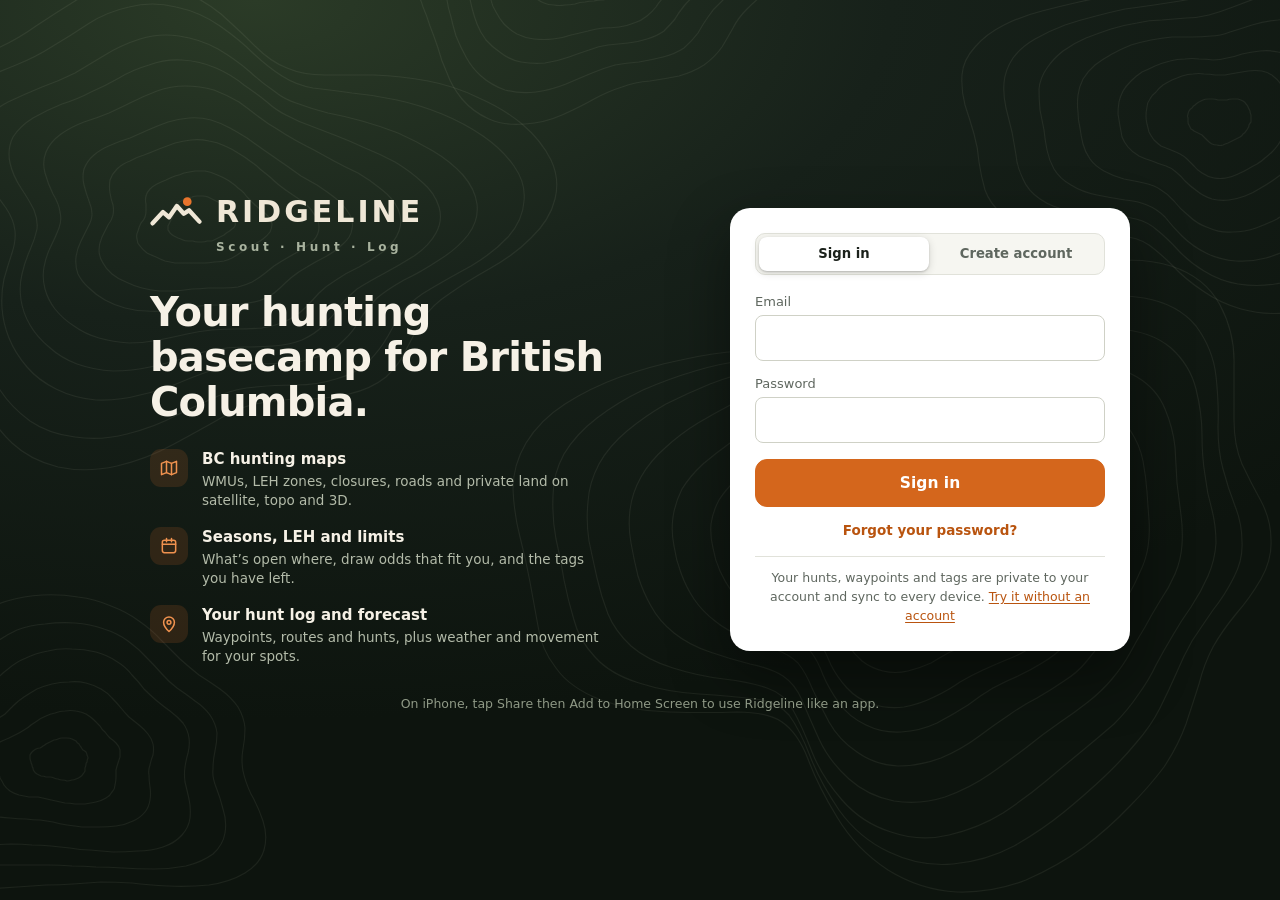
<file: index.html>
<!doctype html>
<html lang="en">
<head>
<meta charset="utf-8">
<meta name="viewport" content="width=device-width, initial-scale=1, minimum-scale=1, maximum-scale=1, user-scalable=no, viewport-fit=cover">
<meta name="theme-color" content="#17211a">
<meta name="apple-mobile-web-app-title" content="Ridgeline">
<meta name="apple-mobile-web-app-capable" content="yes">
<meta name="mobile-web-app-capable" content="yes">
<meta name="apple-mobile-web-app-status-bar-style" content="black-translucent">
<title>Ridgeline</title>
<link rel="icon" type="image/svg+xml" href="brand/ridgeline-icon.svg">
<link rel="apple-touch-icon" href="brand/apple-touch-icon.png">
<link rel="manifest" href="manifest.webmanifest">
<script>try { const t = localStorage.getItem('hunthq_theme'); if (t === 'light' || t === 'dark') document.documentElement.dataset.theme = t; } catch {}</script>
<link rel="stylesheet" href="vendor/maplibre-gl.css">
<link rel="stylesheet" href="css/app.css?v=20261117165732-a0f8a4e">
<script src="vendor/maplibre-gl.js"></script>
<script src="vendor/supabase.js"></script>
<script src="vendor/suncalc.js"></script>
<script src="vendor/togeojson.umd.js"></script>
<script src="vendor/jszip.min.js"></script>
</head>
<body>
<div id="auth" class="auth hidden">
  <svg class="auth-topo" viewBox="0 0 1400 900" preserveAspectRatio="xMidYMid slice" aria-hidden="true"><g fill="none" stroke="currentColor" stroke-width="1.2"><path d="M295,222Q296,224 295,226Q294,228 292,229Q290,231 288,232Q286,233 284,235Q282,236 280,237Q278,238 276,239Q274,240 272,241Q270,241 267,241Q265,242 262,242Q260,242 258,242Q255,242 253,241Q250,241 248,241Q245,241 243,240Q241,239 238,238Q236,237 234,236Q232,235 230,233Q229,231 228,230Q228,228 228,226Q229,224 230,222Q231,220 232,218Q233,217 233,215Q233,214 233,212Q233,210 234,208Q234,206 235,205Q237,203 239,202Q241,201 243,200Q245,199 248,198Q250,197 252,197Q255,196 257,196Q260,196 263,196Q265,196 268,197Q270,198 272,199Q274,200 276,201Q278,202 280,203Q281,205 282,206Q283,208 284,209Q286,211 287,212Q288,213 290,215Q292,216 293,218Q295,220 295,222Z"/><path d="M332,224Q332,228 330,232Q327,236 323,239Q319,242 315,244Q310,246 307,249Q303,251 300,253Q296,256 292,258Q288,260 284,261Q279,262 274,262Q269,263 265,263Q260,263 255,263Q251,263 246,263Q241,263 235,263Q230,262 225,261Q220,259 216,257Q211,255 207,253Q203,250 200,246Q197,243 197,239Q196,235 198,231Q199,227 201,223Q204,220 205,217Q206,214 206,211Q206,207 206,204Q205,200 206,196Q207,192 210,189Q213,186 217,184Q221,182 226,180Q230,178 235,176Q240,175 244,173Q249,172 255,171Q260,171 265,171Q271,172 275,174Q280,176 284,178Q288,180 292,183Q295,185 298,188Q301,190 304,193Q306,196 309,199Q311,201 314,204Q317,207 321,210Q325,213 328,216Q331,220 332,224Z"/><path d="M379,227Q379,234 374,240Q369,245 361,250Q354,254 347,258Q340,262 334,266Q329,270 324,274Q319,278 312,282Q306,285 298,287Q291,288 283,288Q275,288 268,288Q260,289 252,289Q245,290 236,291Q228,291 219,291Q210,290 202,288Q194,286 186,282Q178,279 172,274Q166,269 163,263Q159,257 159,250Q159,244 162,237Q165,231 168,225Q172,220 173,215Q174,210 173,205Q171,199 170,193Q169,187 170,180Q172,174 177,169Q182,164 190,161Q197,157 204,155Q212,152 219,149Q227,146 235,143Q243,141 251,140Q260,139 269,141Q277,142 285,146Q292,149 298,153Q305,157 310,161Q316,165 320,169Q325,173 330,177Q334,181 339,185Q344,189 350,193Q356,197 363,202Q370,207 374,214Q379,220 379,227Z"/><path d="M412,229Q411,237 403,244Q395,252 385,257Q375,262 367,267Q358,272 352,277Q346,282 340,288Q334,294 326,298Q318,302 308,303Q298,305 288,305Q279,305 269,305Q260,306 250,307Q240,309 230,310Q219,312 207,311Q196,311 185,308Q174,305 165,300Q156,295 149,288Q142,282 138,274Q135,266 136,257Q137,249 141,241Q145,233 148,227Q152,220 152,214Q152,208 149,201Q146,193 144,185Q142,177 144,169Q147,161 154,155Q161,149 171,145Q180,141 190,138Q199,134 208,130Q217,126 228,122Q238,119 249,118Q260,117 271,120Q281,123 290,128Q299,133 307,138Q314,143 321,148Q328,153 334,157Q341,162 347,166Q354,171 361,176Q368,180 377,185Q386,191 394,197Q403,204 408,212Q414,220 412,229Z"/><path d="M459,231Q455,242 444,251Q432,260 419,267Q406,273 396,280Q386,286 379,293Q372,301 365,308Q357,316 346,321Q335,326 322,328Q309,329 297,329Q284,329 272,330Q260,331 247,334Q234,337 219,340Q204,343 189,343Q173,342 159,338Q145,334 134,326Q123,319 115,309Q108,300 105,289Q102,278 104,267Q106,256 111,246Q116,236 119,228Q122,220 120,212Q119,204 113,194Q108,184 105,173Q102,162 106,152Q110,142 121,134Q131,127 144,122Q157,118 169,113Q180,108 192,102Q204,96 217,91Q231,86 245,86Q260,86 274,90Q287,95 299,102Q310,110 319,117Q328,124 337,129Q346,135 355,140Q364,145 374,150Q383,155 394,161Q405,167 418,173Q430,180 441,189Q453,198 458,209Q463,220 459,231Z"/><path d="M496,233Q489,246 474,256Q458,266 443,274Q428,282 417,289Q407,297 400,306Q393,316 384,325Q375,334 362,340Q349,345 333,346Q318,347 303,347Q288,347 274,350Q260,352 244,358Q229,363 210,367Q192,371 173,371Q154,370 137,364Q121,358 109,347Q97,337 90,325Q83,313 81,300Q79,286 82,274Q85,261 90,250Q95,239 97,229Q98,220 94,210Q89,200 81,188Q73,176 70,163Q67,149 73,137Q80,126 93,118Q107,110 122,104Q138,99 151,92Q165,86 179,78Q192,70 209,65Q225,59 242,60Q260,61 276,68Q292,75 304,85Q317,94 327,102Q337,111 348,116Q359,122 371,126Q384,131 397,136Q410,141 425,148Q440,154 455,162Q470,171 482,182Q495,193 499,207Q503,220 496,233Z"/><path d="M528,235Q517,249 499,260Q481,272 464,280Q448,289 437,298Q427,308 420,319Q414,331 403,341Q393,352 377,357Q361,363 343,363Q325,364 308,364Q292,364 276,369Q260,374 241,382Q223,390 200,395Q178,401 156,400Q134,398 116,389Q98,380 87,367Q75,353 69,338Q63,323 62,308Q61,293 64,279Q68,265 72,253Q76,241 75,231Q74,220 66,208Q58,197 48,183Q38,168 35,152Q33,137 42,124Q51,111 68,102Q85,94 102,87Q119,81 135,73Q150,64 165,55Q181,45 200,39Q219,33 239,36Q260,39 278,49Q295,59 309,71Q322,83 334,91Q345,100 359,104Q372,109 388,113Q404,116 422,121Q440,126 458,133Q476,141 493,151Q510,161 523,175Q535,189 537,204Q539,220 528,235Z"/><path d="M568,237Q553,253 531,266Q509,278 492,288Q474,298 464,310Q455,322 448,336Q440,350 428,362Q415,374 396,379Q377,385 356,385Q334,385 316,387Q297,388 278,396Q260,404 237,415Q215,427 187,434Q160,441 135,437Q109,434 90,421Q71,407 60,390Q49,372 44,354Q40,335 39,318Q39,301 42,286Q44,270 46,257Q48,244 43,232Q39,220 27,206Q15,192 3,175Q-8,157 -10,139Q-11,121 2,106Q14,92 35,82Q56,73 76,65Q96,57 113,46Q130,36 148,24Q166,12 189,7Q212,1 236,7Q260,12 280,26Q300,40 314,54Q329,68 342,76Q356,85 373,88Q391,90 412,93Q434,95 457,100Q480,105 502,114Q524,123 543,136Q562,149 574,166Q586,183 584,201Q583,220 568,237Z"/><path d="M591,238Q573,256 549,269Q526,282 509,294Q492,305 483,319Q475,332 467,348Q460,364 446,377Q431,389 409,394Q387,399 364,399Q341,399 321,403Q301,406 281,418Q260,430 234,444Q207,459 177,466Q146,473 118,467Q90,460 72,443Q53,425 44,403Q36,382 32,361Q29,341 29,323Q28,305 29,289Q30,274 28,260Q26,247 18,233Q9,220 -6,204Q-21,188 -33,168Q-45,149 -45,129Q-44,109 -27,93Q-11,78 12,68Q35,58 56,49Q78,39 96,26Q114,14 135,1Q155,-12 181,-17Q207,-21 234,-12Q260,-3 281,14Q301,32 316,47Q331,62 347,68Q363,75 385,75Q407,75 434,75Q461,76 488,81Q515,86 539,98Q564,109 582,124Q601,140 611,160Q620,179 615,199Q610,220 591,238Z"/><path d="M1014,562Q1013,564 1011,565Q1010,567 1009,569Q1008,570 1007,572Q1006,573 1004,575Q1003,577 1001,578Q999,579 997,580Q994,580 992,581Q990,581 987,582Q985,583 982,583Q980,584 977,585Q974,586 971,586Q968,586 966,585Q963,584 961,582Q959,580 958,579Q957,577 956,575Q955,573 954,572Q953,570 952,568Q951,567 951,565Q950,563 949,562Q948,560 948,558Q947,556 947,554Q947,552 948,550Q949,548 950,547Q952,545 954,544Q956,543 958,541Q960,540 962,539Q964,538 967,537Q969,536 972,536Q975,535 977,536Q980,536 982,537Q985,538 987,539Q989,540 991,541Q993,541 996,541Q998,542 1001,542Q1004,543 1006,544Q1008,545 1010,547Q1012,548 1013,550Q1014,552 1015,554Q1016,556 1015,558Q1015,560 1014,562Z"/><path d="M1043,563Q1041,567 1039,570Q1036,573 1034,576Q1032,579 1030,582Q1028,585 1026,588Q1023,591 1020,593Q1016,596 1012,597Q1007,598 1003,599Q998,600 994,602Q990,603 985,605Q980,607 975,609Q969,610 963,610Q958,609 953,607Q948,605 945,601Q942,598 940,594Q937,591 935,588Q933,584 932,581Q930,578 928,576Q926,573 924,570Q923,567 921,563Q920,560 918,556Q917,553 917,549Q917,545 918,542Q920,538 923,535Q927,532 931,530Q934,527 938,525Q942,522 946,520Q950,518 955,516Q959,514 965,514Q970,514 975,515Q980,517 984,519Q989,521 993,522Q997,523 1001,524Q1005,524 1011,524Q1016,525 1021,526Q1026,527 1031,529Q1035,531 1038,534Q1042,537 1044,541Q1046,545 1046,549Q1047,552 1046,556Q1045,560 1043,563Z"/><path d="M1076,565Q1073,571 1069,575Q1066,580 1063,585Q1060,589 1057,594Q1054,599 1051,603Q1047,608 1041,611Q1035,615 1028,617Q1022,619 1015,621Q1008,622 1002,625Q995,628 987,632Q980,635 971,637Q963,640 954,638Q945,637 938,633Q931,629 927,623Q923,617 920,611Q917,606 913,601Q910,596 907,592Q903,588 900,584Q896,580 893,575Q890,570 888,565Q885,560 883,554Q881,549 881,543Q881,537 884,531Q887,526 892,521Q897,517 903,513Q909,509 915,505Q921,501 927,498Q933,494 941,492Q948,489 956,490Q965,490 972,493Q980,495 986,498Q993,501 999,503Q1005,504 1012,504Q1020,504 1028,504Q1037,504 1045,505Q1054,507 1061,511Q1067,514 1072,520Q1076,525 1079,531Q1081,536 1082,542Q1082,548 1081,554Q1079,560 1076,565Z"/><path d="M1112,567Q1107,575 1103,581Q1098,588 1094,594Q1091,601 1087,607Q1083,614 1078,620Q1072,626 1064,631Q1056,635 1047,638Q1037,641 1029,644Q1020,648 1010,652Q1001,657 991,663Q980,668 968,671Q955,674 943,671Q931,668 922,661Q914,654 908,645Q903,636 899,629Q895,621 890,615Q886,609 880,604Q874,599 868,593Q862,587 858,581Q853,574 849,567Q846,560 843,552Q841,544 841,536Q841,528 846,520Q850,512 857,506Q865,500 873,494Q881,489 889,483Q897,478 906,473Q915,468 925,465Q936,463 948,464Q959,465 970,469Q980,474 989,478Q997,481 1006,482Q1015,483 1025,482Q1036,480 1049,480Q1062,479 1074,481Q1086,483 1095,489Q1104,495 1109,503Q1114,511 1117,519Q1119,527 1120,536Q1120,544 1118,552Q1116,560 1112,567Z"/><path d="M1147,569Q1142,578 1137,587Q1131,595 1126,604Q1122,612 1117,621Q1112,629 1105,637Q1098,645 1087,650Q1077,656 1066,660Q1054,665 1043,670Q1032,675 1020,682Q1009,690 994,697Q980,704 964,707Q947,709 932,704Q917,699 907,688Q897,677 891,665Q886,653 881,644Q876,635 868,629Q861,622 852,616Q843,610 834,603Q826,596 820,588Q813,579 809,570Q804,560 801,550Q798,539 799,529Q800,518 806,508Q812,498 821,490Q831,482 841,475Q852,468 862,461Q873,454 884,448Q896,442 910,439Q924,437 939,440Q954,442 967,448Q980,454 991,458Q1002,462 1013,461Q1025,461 1040,457Q1055,454 1073,452Q1090,451 1106,454Q1122,458 1132,467Q1142,475 1147,486Q1153,497 1155,508Q1157,519 1157,529Q1157,540 1154,550Q1152,560 1147,569Z"/><path d="M1169,570Q1164,581 1158,591Q1152,600 1147,610Q1142,619 1136,629Q1130,639 1122,648Q1114,656 1102,663Q1091,670 1078,676Q1066,681 1053,688Q1041,695 1028,705Q1014,714 997,723Q980,731 961,732Q942,733 926,725Q909,717 899,703Q889,689 883,675Q878,661 871,652Q865,643 855,637Q845,631 832,625Q820,619 810,610Q799,602 792,592Q785,582 780,571Q775,560 773,548Q770,536 771,524Q773,511 779,500Q786,489 797,479Q808,470 820,462Q832,453 844,445Q856,438 871,431Q885,425 901,424Q918,422 935,426Q952,431 966,437Q980,444 992,447Q1004,450 1018,447Q1032,444 1051,438Q1070,433 1091,431Q1112,429 1130,434Q1147,440 1157,451Q1167,462 1171,475Q1176,488 1177,501Q1179,514 1179,525Q1179,537 1177,549Q1174,560 1169,570Z"/><path d="M1200,572Q1195,584 1188,596Q1181,607 1175,618Q1168,629 1162,640Q1155,652 1146,662Q1137,673 1124,681Q1111,690 1097,698Q1083,705 1069,715Q1054,725 1038,737Q1022,749 1001,758Q980,766 958,766Q935,765 917,752Q899,740 889,722Q879,703 872,688Q866,673 858,663Q849,654 834,649Q820,644 804,637Q787,631 775,621Q762,611 754,599Q746,587 741,573Q736,560 734,546Q731,532 733,517Q735,503 742,489Q750,476 763,464Q776,453 790,443Q805,434 820,425Q835,416 852,410Q870,404 890,404Q909,404 929,409Q948,415 964,422Q980,429 994,430Q1008,431 1026,424Q1044,418 1068,410Q1092,402 1117,401Q1142,399 1162,407Q1181,415 1190,430Q1200,445 1203,461Q1206,477 1207,492Q1208,507 1209,520Q1210,534 1208,547Q1206,560 1200,572Z"/><path d="M1235,574Q1229,588 1220,601Q1212,614 1205,627Q1197,640 1190,653Q1183,666 1172,679Q1162,691 1148,702Q1134,713 1119,723Q1103,734 1087,747Q1070,760 1050,774Q1030,788 1005,797Q980,805 954,801Q928,796 909,779Q889,761 879,739Q869,717 862,700Q855,684 843,676Q830,668 810,664Q790,659 770,652Q749,645 734,633Q719,621 711,606Q703,592 698,576Q694,560 691,543Q688,527 690,510Q692,493 701,477Q710,461 725,448Q740,434 758,423Q775,413 794,403Q813,394 834,389Q855,383 878,384Q901,385 923,392Q945,399 962,405Q980,411 997,409Q1014,407 1036,397Q1058,386 1088,376Q1117,366 1147,366Q1177,365 1197,377Q1217,389 1225,409Q1233,428 1235,447Q1236,466 1237,483Q1239,499 1241,515Q1243,530 1242,545Q1241,560 1235,574Z"/><path d="M1268,576Q1261,592 1251,607Q1241,621 1233,635Q1224,650 1216,665Q1209,680 1198,695Q1188,710 1174,724Q1159,737 1142,751Q1125,765 1106,781Q1087,797 1063,813Q1039,828 1009,835Q980,842 951,832Q922,823 902,800Q882,777 872,752Q862,726 853,710Q845,694 827,688Q810,682 784,679Q758,676 733,668Q707,660 691,646Q675,631 668,614Q661,596 657,578Q653,560 649,541Q646,522 648,502Q649,483 659,464Q669,446 687,431Q705,416 726,404Q748,393 770,384Q793,375 818,370Q843,366 869,368Q895,371 918,378Q942,385 961,389Q980,393 1000,387Q1020,380 1047,365Q1075,350 1110,339Q1145,327 1178,329Q1211,331 1231,348Q1250,365 1256,389Q1262,413 1262,435Q1262,457 1265,475Q1267,493 1272,510Q1276,526 1276,543Q1275,560 1268,576Z"/><path d="M1294,577Q1285,595 1273,610Q1262,626 1252,641Q1243,657 1236,674Q1229,690 1220,708Q1211,726 1196,743Q1182,760 1164,777Q1146,794 1124,812Q1102,830 1074,846Q1046,861 1013,864Q980,867 949,852Q919,838 899,810Q880,782 870,756Q860,730 849,715Q837,701 814,699Q791,696 759,694Q727,692 699,683Q670,674 655,657Q639,640 634,620Q628,600 624,580Q621,560 616,539Q612,518 613,496Q613,474 624,454Q636,434 657,418Q678,402 703,390Q728,379 755,371Q781,363 809,360Q836,357 864,360Q891,363 915,370Q939,376 960,376Q980,376 1003,365Q1026,353 1058,334Q1090,316 1130,304Q1170,292 1204,298Q1238,304 1256,326Q1273,349 1276,376Q1279,404 1278,427Q1278,451 1283,469Q1288,488 1295,506Q1302,523 1302,542Q1303,560 1294,577Z"/><path d="M1321,579Q1310,598 1296,614Q1282,631 1273,647Q1264,664 1259,684Q1253,703 1246,724Q1238,746 1224,767Q1209,787 1189,807Q1169,828 1144,847Q1118,866 1086,880Q1053,893 1017,892Q980,890 948,870Q916,849 897,817Q878,786 868,759Q858,733 842,722Q827,712 797,712Q767,713 729,712Q691,711 661,700Q630,688 616,668Q601,649 598,626Q594,604 590,582Q586,560 580,537Q574,514 573,489Q573,465 586,443Q600,420 625,404Q650,388 680,377Q711,366 741,360Q771,353 801,351Q831,349 859,353Q888,356 912,359Q937,363 958,358Q980,354 1007,336Q1033,319 1071,297Q1109,275 1152,265Q1196,255 1231,266Q1265,277 1280,305Q1295,333 1294,365Q1294,396 1294,420Q1294,445 1302,464Q1311,483 1321,501Q1331,520 1331,540Q1332,560 1321,579Z"/><path d="M684,-38Q683,-35 681,-33Q679,-31 677,-29Q674,-27 672,-26Q670,-24 669,-22Q667,-21 665,-19Q663,-17 660,-16Q658,-15 655,-14Q652,-14 649,-14Q646,-14 643,-13Q640,-13 637,-13Q634,-12 631,-12Q627,-12 624,-12Q620,-12 617,-14Q614,-15 612,-16Q610,-18 608,-20Q606,-22 605,-25Q604,-27 604,-29Q604,-32 604,-34Q605,-36 605,-38Q605,-40 605,-42Q604,-44 604,-46Q603,-49 603,-51Q603,-53 605,-56Q606,-58 608,-59Q611,-61 613,-62Q616,-64 619,-65Q622,-66 624,-67Q627,-68 630,-69Q633,-70 637,-70Q640,-70 643,-69Q646,-69 649,-67Q652,-66 654,-65Q657,-63 659,-62Q661,-61 663,-60Q666,-59 668,-57Q670,-56 673,-54Q675,-53 677,-51Q679,-49 681,-47Q683,-45 684,-42Q685,-40 684,-38Z"/><path d="M709,-36Q707,-32 704,-29Q700,-26 696,-23Q693,-21 690,-18Q687,-15 685,-12Q682,-10 679,-7Q676,-4 672,-3Q668,-1 663,-0Q658,0 654,1Q649,1 645,2Q640,2 635,4Q630,5 625,5Q619,6 614,5Q608,5 604,3Q599,1 596,-2Q592,-5 590,-9Q587,-12 586,-16Q585,-20 585,-23Q585,-27 585,-30Q586,-34 586,-37Q586,-40 585,-43Q584,-46 582,-50Q581,-54 581,-58Q581,-62 584,-65Q586,-68 590,-71Q594,-73 598,-75Q603,-77 607,-79Q611,-81 615,-83Q620,-85 625,-87Q629,-88 635,-88Q640,-88 645,-86Q650,-84 654,-82Q658,-80 662,-78Q665,-76 669,-74Q673,-72 677,-71Q680,-69 684,-67Q688,-65 692,-63Q696,-61 700,-58Q704,-55 706,-51Q709,-48 710,-44Q711,-40 709,-36Z"/><path d="M756,-34Q752,-27 746,-22Q740,-17 734,-12Q728,-8 724,-3Q719,2 716,7Q712,12 707,16Q701,21 694,23Q687,26 679,27Q671,28 663,28Q655,29 648,31Q640,33 631,35Q623,38 613,39Q604,40 594,39Q585,38 577,34Q570,30 564,24Q559,18 556,12Q552,6 551,-0Q549,-7 549,-13Q549,-19 549,-24Q549,-30 549,-35Q548,-40 545,-46Q543,-51 540,-58Q538,-64 538,-71Q539,-77 543,-83Q547,-88 555,-92Q562,-96 569,-100Q576,-103 583,-107Q590,-110 598,-114Q605,-118 613,-120Q622,-122 631,-121Q640,-120 648,-117Q656,-113 663,-109Q669,-105 675,-102Q682,-99 688,-97Q695,-94 702,-92Q709,-90 717,-87Q724,-84 732,-80Q739,-76 745,-71Q751,-66 755,-60Q759,-54 760,-47Q760,-40 756,-34Z"/><path d="M784,-32Q779,-24 770,-18Q762,-11 756,-6Q749,-0 744,6Q739,12 735,19Q730,25 724,31Q717,36 707,39Q698,42 688,43Q678,44 668,45Q659,46 649,50Q640,53 629,57Q618,61 605,63Q593,64 581,62Q570,60 561,53Q552,47 546,40Q540,32 537,24Q534,16 532,8Q530,0 529,-7Q529,-14 528,-21Q528,-27 525,-34Q523,-40 519,-47Q515,-54 512,-63Q509,-71 510,-79Q511,-87 517,-94Q523,-101 533,-106Q542,-111 551,-115Q560,-119 568,-124Q577,-129 586,-134Q595,-139 606,-141Q617,-144 629,-141Q640,-139 650,-134Q660,-129 667,-124Q675,-118 683,-115Q691,-112 700,-110Q709,-108 719,-106Q729,-104 739,-101Q750,-97 759,-92Q768,-87 775,-80Q783,-73 787,-65Q791,-57 791,-49Q790,-40 784,-32Z"/><path d="M816,-30Q808,-21 798,-13Q788,-5 781,2Q773,9 768,17Q763,24 758,33Q752,41 744,48Q735,54 723,57Q711,60 699,62Q686,63 675,65Q664,68 652,73Q640,78 626,84Q611,90 596,92Q580,94 565,90Q551,85 541,76Q532,68 526,57Q520,46 516,36Q513,26 511,17Q508,8 507,-0Q505,-8 503,-16Q501,-24 496,-32Q492,-40 486,-49Q481,-58 477,-69Q473,-79 475,-89Q478,-100 486,-108Q495,-116 506,-122Q518,-128 529,-133Q540,-139 550,-146Q561,-152 572,-158Q584,-164 598,-166Q612,-168 626,-164Q640,-160 652,-153Q663,-146 673,-139Q682,-133 692,-130Q702,-127 714,-126Q726,-126 740,-124Q754,-122 768,-118Q781,-114 792,-107Q804,-100 812,-91Q820,-82 824,-72Q828,-61 826,-51Q824,-40 816,-30Z"/><path d="M847,-29Q837,-18 826,-8Q815,1 807,9Q798,18 793,28Q788,37 782,47Q775,57 764,65Q753,72 739,76Q724,79 710,81Q695,82 682,87Q669,91 654,99Q640,107 622,115Q604,123 585,124Q565,126 549,119Q533,112 522,99Q512,87 507,73Q501,60 498,48Q494,36 490,26Q487,16 483,7Q480,-3 475,-12Q471,-21 464,-30Q458,-40 451,-51Q443,-62 439,-75Q435,-88 439,-100Q443,-112 454,-122Q465,-131 479,-138Q493,-146 506,-153Q519,-160 531,-168Q543,-177 558,-184Q572,-191 589,-192Q606,-193 623,-186Q640,-180 653,-170Q667,-161 678,-154Q689,-148 701,-146Q714,-144 730,-145Q747,-146 765,-144Q783,-143 800,-138Q817,-132 830,-123Q842,-114 851,-103Q859,-91 862,-78Q865,-66 861,-53Q857,-40 847,-29Z"/><path d="M1311,122Q1310,123 1309,125Q1309,127 1308,128Q1307,130 1306,131Q1305,133 1303,134Q1302,136 1300,137Q1298,138 1296,139Q1294,140 1292,141Q1290,142 1288,143Q1285,144 1283,145Q1280,146 1277,145Q1274,145 1272,144Q1270,143 1268,141Q1266,139 1265,138Q1263,136 1262,135Q1260,134 1258,133Q1256,132 1254,131Q1253,130 1251,129Q1250,127 1249,125Q1248,124 1248,122Q1248,120 1248,118Q1247,116 1248,114Q1248,113 1249,111Q1250,109 1252,108Q1253,106 1255,105Q1257,103 1259,102Q1261,101 1263,100Q1265,99 1268,99Q1270,99 1273,99Q1275,99 1278,100Q1280,100 1282,100Q1284,100 1287,100Q1289,99 1292,99Q1295,99 1298,99Q1301,100 1303,101Q1305,102 1306,104Q1308,106 1308,107Q1309,109 1310,111Q1310,113 1311,115Q1311,116 1311,118Q1311,120 1311,122Z"/><path d="M1349,124Q1348,128 1346,131Q1344,135 1342,138Q1340,142 1338,145Q1335,149 1332,152Q1329,155 1325,158Q1322,161 1317,164Q1313,166 1308,169Q1303,172 1298,174Q1292,177 1286,178Q1280,179 1274,178Q1268,177 1262,173Q1257,170 1254,166Q1250,162 1247,159Q1244,156 1240,154Q1236,152 1231,150Q1226,148 1221,146Q1217,143 1214,140Q1211,136 1209,132Q1208,128 1207,124Q1206,120 1206,116Q1206,112 1207,107Q1207,103 1210,99Q1212,95 1216,92Q1219,88 1223,85Q1228,82 1232,80Q1237,78 1242,76Q1248,74 1253,74Q1259,73 1264,74Q1270,74 1275,75Q1280,75 1285,75Q1290,74 1296,73Q1302,72 1308,71Q1315,70 1322,71Q1328,72 1333,76Q1337,79 1340,83Q1342,87 1344,92Q1345,96 1346,100Q1347,104 1349,108Q1350,112 1350,116Q1350,120 1349,124Z"/><path d="M1374,125Q1372,130 1369,135Q1367,140 1364,145Q1361,150 1358,154Q1355,159 1351,164Q1347,169 1343,173Q1338,177 1332,181Q1326,185 1319,189Q1313,193 1305,196Q1297,199 1289,200Q1280,201 1272,199Q1263,196 1257,191Q1250,186 1245,181Q1241,176 1236,172Q1232,168 1226,166Q1219,164 1212,161Q1205,159 1199,156Q1192,152 1188,147Q1184,142 1182,137Q1181,131 1180,126Q1179,120 1178,114Q1178,108 1179,102Q1180,97 1183,91Q1186,86 1191,81Q1196,76 1202,72Q1209,69 1215,66Q1222,63 1230,61Q1237,59 1245,59Q1252,58 1259,59Q1267,59 1273,60Q1280,60 1287,58Q1294,57 1302,54Q1311,52 1320,51Q1330,50 1338,52Q1347,54 1353,59Q1358,64 1361,70Q1364,76 1365,82Q1367,88 1369,93Q1371,99 1373,104Q1375,109 1375,115Q1375,120 1374,125Z"/><path d="M1410,127Q1407,135 1403,141Q1399,148 1395,154Q1392,161 1388,168Q1385,175 1380,182Q1375,188 1369,195Q1362,201 1354,207Q1346,213 1337,219Q1327,224 1316,228Q1305,232 1292,232Q1280,233 1269,228Q1257,224 1249,216Q1240,209 1234,201Q1228,194 1221,190Q1214,185 1204,183Q1195,181 1184,179Q1173,176 1164,171Q1155,166 1150,159Q1145,152 1143,144Q1141,136 1140,128Q1138,120 1138,112Q1137,104 1138,95Q1139,87 1143,79Q1148,71 1155,65Q1163,59 1172,54Q1181,49 1191,45Q1201,42 1211,40Q1222,38 1232,37Q1242,37 1252,37Q1262,37 1271,36Q1280,36 1290,32Q1300,29 1312,25Q1325,21 1338,20Q1352,18 1363,22Q1375,26 1382,34Q1389,42 1392,51Q1395,60 1397,68Q1399,76 1402,84Q1405,91 1408,98Q1411,105 1412,113Q1412,120 1410,127Z"/><path d="M1442,129Q1438,138 1432,146Q1427,154 1423,163Q1418,171 1415,180Q1411,189 1406,198Q1401,207 1394,216Q1386,225 1376,233Q1365,241 1353,247Q1340,254 1326,258Q1311,262 1296,261Q1280,260 1266,253Q1252,246 1242,236Q1232,226 1225,217Q1217,209 1207,205Q1198,201 1185,200Q1172,198 1157,195Q1142,192 1131,185Q1120,179 1114,169Q1109,160 1107,150Q1105,140 1104,130Q1102,120 1100,110Q1099,99 1099,89Q1100,78 1107,68Q1113,59 1123,51Q1134,43 1146,38Q1159,33 1171,29Q1184,25 1197,23Q1209,20 1222,20Q1234,19 1246,18Q1257,18 1269,15Q1280,12 1293,7Q1306,2 1322,-4Q1338,-9 1356,-10Q1373,-11 1386,-5Q1400,1 1407,12Q1414,23 1417,35Q1420,47 1423,57Q1426,67 1431,75Q1436,84 1440,92Q1445,101 1445,111Q1445,120 1442,129Z"/><path d="M1469,130Q1463,141 1457,150Q1450,160 1446,170Q1442,179 1439,191Q1437,202 1432,214Q1427,226 1418,237Q1409,248 1396,257Q1384,267 1368,274Q1353,281 1335,284Q1317,287 1298,284Q1280,281 1264,271Q1249,262 1238,250Q1227,238 1217,230Q1208,222 1196,219Q1183,216 1166,215Q1149,215 1131,211Q1113,208 1100,199Q1088,191 1083,179Q1077,167 1076,155Q1074,143 1072,132Q1069,120 1066,108Q1063,95 1064,83Q1065,70 1073,58Q1081,47 1095,39Q1109,31 1125,25Q1140,20 1156,16Q1171,12 1185,9Q1200,7 1214,5Q1227,3 1240,1Q1253,-1 1267,-6Q1280,-11 1296,-18Q1312,-26 1332,-32Q1352,-39 1372,-38Q1392,-38 1407,-29Q1421,-20 1428,-6Q1435,8 1438,22Q1440,36 1444,47Q1448,58 1455,68Q1463,77 1468,88Q1474,98 1474,109Q1474,120 1469,130Z"/><path d="M1500,132Q1492,144 1485,155Q1477,166 1474,178Q1471,190 1469,204Q1468,218 1464,234Q1459,249 1448,262Q1438,276 1422,287Q1406,297 1386,304Q1366,311 1345,313Q1323,315 1301,309Q1280,303 1263,291Q1245,279 1233,266Q1220,253 1209,245Q1197,237 1181,236Q1164,235 1142,235Q1120,235 1098,231Q1077,226 1063,215Q1050,204 1045,190Q1041,176 1039,162Q1038,148 1034,134Q1030,120 1025,105Q1021,90 1022,75Q1023,60 1035,47Q1046,34 1064,25Q1082,16 1102,11Q1121,6 1139,2Q1157,-2 1173,-5Q1189,-9 1204,-12Q1219,-15 1234,-20Q1248,-25 1264,-33Q1280,-41 1300,-51Q1320,-61 1344,-67Q1368,-74 1391,-71Q1414,-69 1429,-56Q1445,-43 1451,-25Q1457,-8 1460,8Q1463,24 1469,36Q1475,48 1485,59Q1495,70 1502,82Q1509,94 1508,107Q1507,120 1500,132Z"/><path d="M147,762Q146,763 146,764Q146,766 145,768Q145,769 145,771Q144,773 143,774Q142,776 140,777Q139,778 136,779Q134,780 132,780Q129,781 127,781Q125,780 122,780Q120,780 118,779Q116,779 114,778Q112,777 110,777Q108,777 106,777Q104,776 101,776Q99,775 97,774Q95,773 94,771Q93,770 93,768Q92,767 92,765Q91,763 91,762Q90,760 90,758Q90,757 90,755Q91,753 92,752Q94,750 96,749Q98,748 100,748Q102,747 103,746Q105,745 106,744Q108,743 110,742Q112,741 114,740Q116,740 118,739Q120,738 122,738Q125,738 127,738Q130,738 132,739Q134,740 136,741Q137,743 139,744Q140,746 141,747Q142,749 143,750Q145,751 146,752Q147,754 147,755Q148,757 148,758Q147,760 147,762Z"/><path d="M178,763Q177,766 176,770Q176,773 176,777Q176,781 175,785Q175,789 172,792Q170,796 166,798Q161,801 156,802Q151,803 145,804Q140,804 135,804Q130,803 125,803Q120,802 116,801Q111,800 107,799Q103,798 98,797Q94,797 89,797Q84,796 79,795Q73,793 70,791Q66,788 64,785Q62,781 60,778Q59,774 58,771Q57,767 55,764Q54,760 53,756Q53,752 55,749Q57,745 60,742Q64,740 69,738Q73,736 77,734Q81,732 84,730Q88,728 91,725Q94,723 97,721Q101,718 106,716Q110,714 115,713Q120,711 125,711Q131,710 136,711Q142,712 146,714Q151,717 154,720Q157,723 160,726Q162,730 165,732Q167,735 170,738Q173,740 176,743Q179,746 180,750Q180,753 180,757Q179,760 178,763Z"/><path d="M210,765Q208,770 209,775Q209,781 210,787Q211,793 210,800Q209,807 205,812Q200,818 193,821Q185,825 176,826Q168,827 159,827Q150,827 142,827Q135,826 127,825Q120,824 113,822Q107,821 100,820Q93,820 86,819Q78,819 70,818Q62,818 54,816Q46,813 40,809Q35,805 31,799Q28,794 26,788Q24,782 22,777Q20,771 17,766Q14,760 14,754Q14,748 18,742Q21,737 28,733Q35,729 42,726Q50,723 55,720Q61,717 65,714Q69,710 74,705Q78,701 84,697Q90,693 97,689Q104,686 112,684Q120,682 129,682Q137,681 146,683Q154,685 161,689Q168,693 172,698Q177,703 181,708Q185,713 189,717Q194,721 199,725Q204,729 208,734Q212,739 213,744Q214,749 213,755Q211,760 210,765Z"/><path d="M245,767Q244,774 245,782Q247,790 249,799Q251,808 250,818Q249,827 242,835Q235,843 223,847Q211,851 198,851Q185,852 173,852Q161,851 150,850Q140,850 130,848Q120,847 111,846Q101,845 92,845Q82,844 71,844Q60,845 48,844Q36,843 26,839Q15,836 7,829Q-0,823 -4,815Q-9,807 -12,799Q-15,791 -19,784Q-23,776 -26,768Q-30,760 -30,751Q-29,743 -23,736Q-16,728 -5,723Q5,718 15,714Q25,711 32,706Q39,702 44,696Q49,690 54,682Q60,675 68,669Q76,662 86,658Q96,653 108,651Q120,648 132,649Q144,649 156,652Q167,655 176,661Q186,667 192,675Q199,682 204,689Q210,695 217,701Q223,706 230,711Q238,717 243,723Q248,730 249,738Q250,745 248,753Q246,760 245,767Z"/><path d="M273,769Q272,777 276,787Q280,797 283,809Q287,821 285,833Q283,845 273,854Q262,862 246,866Q230,869 214,869Q197,869 183,868Q168,867 156,867Q143,866 132,866Q120,865 108,865Q97,865 85,865Q73,865 59,865Q45,866 30,865Q16,863 3,859Q-10,854 -19,846Q-28,837 -33,828Q-37,818 -42,808Q-46,799 -51,789Q-57,780 -61,770Q-65,760 -63,750Q-62,739 -52,731Q-42,722 -28,716Q-14,711 -2,706Q9,702 16,696Q23,690 27,681Q32,672 38,662Q44,652 54,644Q64,636 77,630Q90,625 105,624Q120,622 135,623Q150,624 164,629Q177,633 188,641Q199,649 207,658Q215,666 222,674Q229,682 237,688Q246,694 255,701Q264,707 270,715Q276,724 277,733Q277,742 275,751Q273,760 273,769Z"/><path d="M303,771Q305,781 311,794Q318,806 323,821Q328,836 324,850Q320,864 305,873Q290,882 269,885Q248,887 228,886Q208,885 192,883Q175,882 161,882Q147,883 133,884Q120,885 106,885Q92,886 77,887Q62,888 45,889Q29,889 11,887Q-6,885 -22,879Q-37,873 -47,863Q-57,852 -63,841Q-68,829 -74,818Q-80,807 -87,796Q-94,784 -98,772Q-102,760 -98,748Q-94,736 -80,726Q-66,716 -49,710Q-32,704 -19,699Q-7,694 -1,685Q5,677 8,665Q11,652 18,639Q25,626 38,616Q50,606 67,601Q84,596 102,595Q120,594 138,597Q155,599 171,606Q187,612 199,621Q212,630 221,640Q231,650 240,659Q249,667 259,675Q270,682 280,689Q291,697 298,707Q304,717 305,728Q305,739 303,749Q301,760 303,771Z"/></g></svg>
  <div class="auth-wrap">
    <section class="welcome">
      <div class="w-brand"><svg class="brand-mark" width="52" height="39" viewBox="0 0 120 90" aria-hidden="true"><circle cx="86" cy="20" r="10" fill="#e8742c"/><path d="M6 70 L30 44 L44 56 L62 30 L78 48 L90 40 L114 66" fill="none" stroke="currentColor" stroke-width="10" stroke-linejoin="round" stroke-linecap="round"/></svg><span>Ridgeline</span></div>
      <p class="w-tag">Scout · Hunt · Log</p>
      <h1 class="w-head">Your hunting basecamp for British Columbia.</h1>
      <ul class="w-feat"><li><span class="wf-ic"><svg width="20" height="20" viewBox="0 0 24 24" fill="none" stroke="currentColor" stroke-width="1.8" stroke-linecap="round" stroke-linejoin="round" aria-hidden="true"><path d="M9 4 3 6.5v13.5l6-2.5 6 2.5 6-2.5V4l-6 2.5L9 4Z"/><path d="M9 4v13.5M15 6.5V20"/></svg></span><span><b>BC hunting maps</b><span>WMUs, LEH zones, closures, roads and private land on satellite, topo and 3D.</span></span></li><li><span class="wf-ic"><svg width="20" height="20" viewBox="0 0 24 24" fill="none" stroke="currentColor" stroke-width="1.8" stroke-linecap="round" stroke-linejoin="round" aria-hidden="true"><rect x="4" y="5" width="16" height="15" rx="2.5"/><path d="M4 10h16M9 3v4M15 3v4"/></svg></span><span><b>Seasons, LEH and limits</b><span>What’s open where, draw odds that fit you, and the tags you have left.</span></span></li><li><span class="wf-ic"><svg width="20" height="20" viewBox="0 0 24 24" fill="none" stroke="currentColor" stroke-width="1.8" stroke-linecap="round" stroke-linejoin="round" aria-hidden="true"><path d="M12 21s-6.5-5.6-6.5-11a6.5 6.5 0 0 1 13 0c0 5.4-6.5 11-6.5 11Z"/><circle cx="12" cy="10" r="2.3"/></svg></span><span><b>Your hunt log and forecast</b><span>Waypoints, routes and hunts, plus weather and movement for your spots.</span></span></li></ul>
    </section>
    <form id="authForm" class="auth-card" novalidate>
      <div class="seg seg-full auth-seg" role="tablist" aria-label="Account"><button type="button" role="tab" data-amode="in" class="on" aria-selected="true">Sign in</button><button type="button" role="tab" data-amode="up" aria-selected="false">Create account</button></div>
      <label class="a-name hidden">Your name <input name="name" autocomplete="name" placeholder="What your crew calls you"></label>
      <label>Email <input name="email" type="email" autocomplete="username" required inputmode="email"></label>
      <label class="a-pass">Password <input name="password" type="password" autocomplete="current-password" required minlength="6"></label>
      <p id="authMsg" class="auth-msg" role="status"></p>
      <button type="submit" class="primary auth-go">Sign in</button>
      <button type="button" class="link auth-forgot" id="forgotBtn">Forgot your password?</button>
      <p class="auth-fine">Your hunts, waypoints and tags are private to your account and sync to every device. <a href="#" id="localModeBtn">Try it without an account</a></p>
    </form>
  </div>
  <p class="auth-install">On iPhone, tap Share then Add to Home Screen to use Ridgeline like an app.</p>
</div>

<div id="app" class="app hidden panel-closed">
  <div id="map"></div>

  <div class="chrome chrome-tl">
    <button id="menuBtn" class="fab-btn" aria-label="Open menu" aria-expanded="false" title="Menu"><i data-icon="menu"></i><span>Menu</span></button>
    <div id="search" class="search" role="search">
      <span class="search-ic" aria-hidden="true"><i data-icon="search"></i></span>
      <input id="searchQ" type="search" placeholder="Search lakes, roads, places" autocomplete="off" autocapitalize="off" spellcheck="false" enterkeyhint="search"
        role="combobox" aria-label="Search the map" aria-controls="searchRes" aria-expanded="false" aria-autocomplete="list">
      <button id="searchX" class="search-x hidden" type="button" aria-label="Clear search"><i data-icon="x"></i></button>
      <ul id="searchRes" class="search-res hidden" role="listbox" aria-label="Search results"></ul>
    </div>
  </div>

  <div class="chrome chrome-r">
    <button id="baseBtn" class="round-btn" aria-label="Map type" aria-haspopup="dialog" aria-expanded="false" title="Map type"><i data-icon="basemap"></i></button>
    <button id="terrBtn" class="round-btn" aria-label="Terrain: sun and slopes" aria-haspopup="dialog" aria-expanded="false" aria-pressed="false" title="Terrain"><i data-icon="peak"></i></button>
    <button id="terrainBtn" class="round-btn" aria-label="3D terrain" aria-pressed="false" title="3D terrain"><span class="txt3d">3D</span></button>
  </div>

  <div id="terrPop" class="popover t-pop hidden" role="dialog" aria-label="Terrain"></div>
  <div id="basePop" class="popover hidden" role="dialog" aria-label="Map type">
    <label class="switch"><input type="checkbox" id="t3dChk"><span>3D terrain</span></label>
    <div id="exagRow" class="exag-row"><span class="muted">Steepness</span><input type="range" id="exagRng" min="1" max="3" step="0.1" aria-label="3D exaggeration"><output id="exagOut"></output></div>
    <label class="switch"><input type="checkbox" id="hillChk"><span>Hillshade</span></label>
    <label class="switch"><input type="checkbox" id="refChk"><span>Roads &amp; place names</span></label>
    <div class="pop-sep"></div>
    <div class="pop-title">Map type</div>
    <div id="baseGrid" class="base-grid"></div>
    <p class="muted hint-3d">Turn and tilt: hold the scroll wheel and drag, or Shift + drag · Trackpad: Shift + two-finger scroll · Phone: twist and two-finger drag up</p>
  </div>

  <div class="chrome chrome-b">
    <button id="dropBtn" class="pill-btn primary-pill"><i data-icon="pinPlus"></i><span>Drop waypoint</span></button>
    <button id="routeBtn" class="pill-btn" aria-label="Draw a route"><i data-icon="ruler"></i><span>Route</span></button>
  </div>
  <div id="dropHint" class="drop-hint hidden" role="status"><span class="msg">Tap the map to place a waypoint</span><button id="dropCancel" class="link-btn">Cancel</button></div>

  <aside id="panel" class="panel" aria-label="Tools">
    <div class="panel-head">
      <div class="panel-top">
        <div class="sheet-grip" id="sheetGrip" aria-hidden="true"><span></span></div>
        <span class="brand"><svg class="brand-mark" width="30" height="22" viewBox="0 0 120 90" aria-hidden="true"><circle cx="86" cy="20" r="10" fill="#e8742c"/><path d="M6 70 L30 44 L44 56 L62 30 L78 48 L90 40 L114 66" fill="none" stroke="currentColor" stroke-width="10" stroke-linejoin="round" stroke-linecap="round"/></svg><span>Ridgeline</span></span>
        <button id="panelX" class="icon-btn" aria-label="Close panel"><i data-icon="x" data-size="20"></i></button>
      </div>
      <nav id="tabs" class="tabs" aria-label="Sections">
        <button data-tab="layers"><i data-icon="layers" data-size="20"></i><span>Layers</span></button>
        <button data-tab="open"><i data-icon="calendar" data-size="20"></i><span>Seasons</span></button>
        <button data-tab="log"><i data-icon="pin" data-size="20"></i><span>Waypoints</span></button>
        <button data-tab="trips"><i data-icon="route" data-size="20"></i><span>Hunts</span></button>
        <button data-tab="tags"><i data-icon="tag" data-size="20"></i><span>LEH</span></button>
        <button data-tab="insights"><i data-icon="sun" data-size="20"></i><span>Forecast</span></button>
        <button data-tab="more"><i data-icon="dots" data-size="20"></i><span>More</span></button>
      </nav>
    </div>
    <div id="view" class="view"></div>
  </aside>
</div>

<div id="modal" class="modal hidden"><div class="modal-card" role="dialog" aria-modal="true"><button class="modal-x icon-btn" aria-label="Close"><i data-icon="x"></i></button><div id="modalBody"></div></div></div>
<div id="toast" class="toast off" role="status" aria-live="polite"></div>

<script type="module" src="js/main.js?v=20261117165732-a0f8a4e"></script>
</body>
</html>
</file>
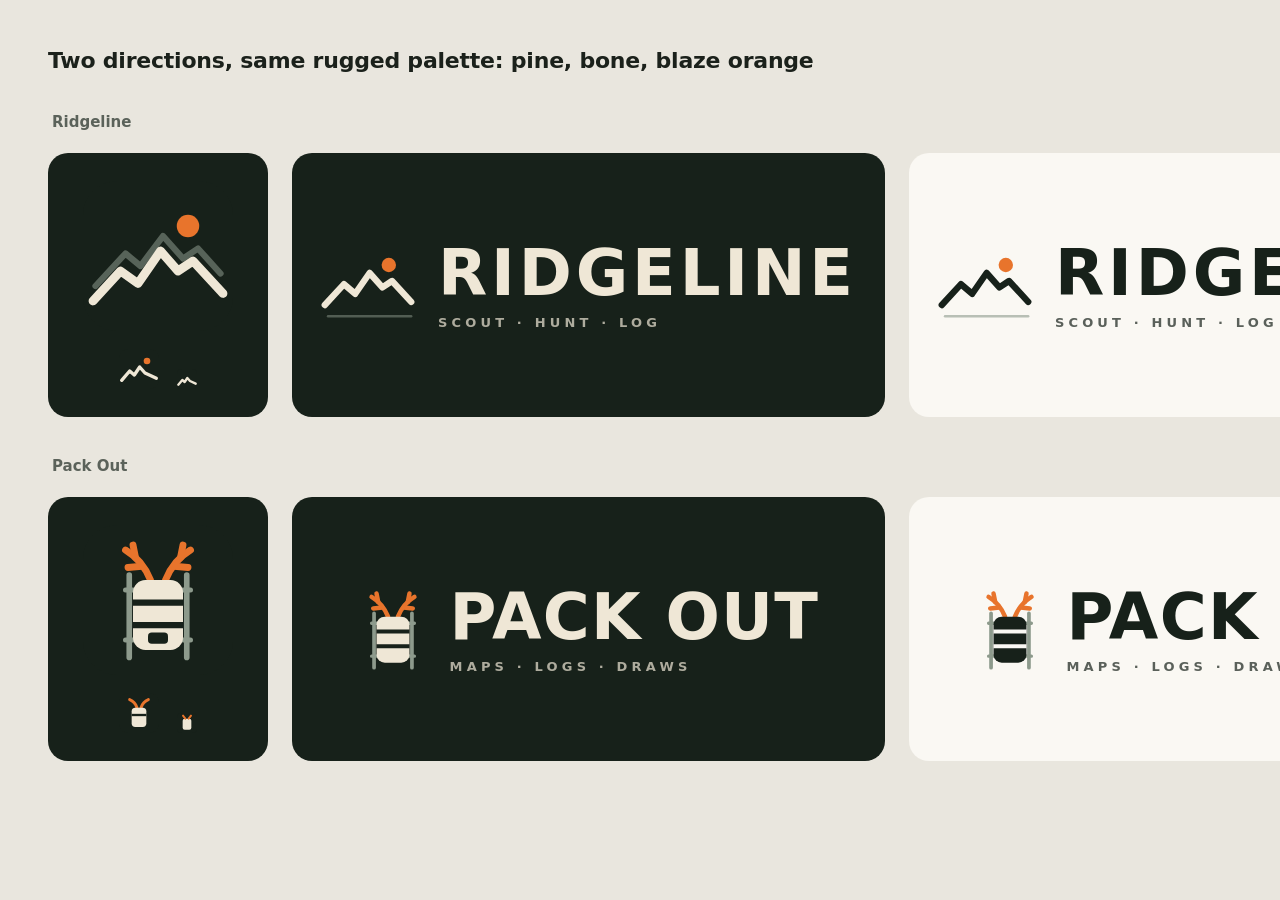
<file: brand/logo-concepts.html>
<!doctype html>
<html lang="en"><head><meta charset="utf-8"><title>Logo concepts</title>
<style>
  :root { --pine: #17211a; --bone: #efe7d6; --blaze: #e8742c; --stone: #8d9a8c; --ink: #1b211b; }
  body { margin: 0; font-family: "Inter Display", Inter, system-ui, sans-serif; background: #e9e6de; color: var(--ink); }
  .sheet { width: 1400px; padding: 48px; display: grid; gap: 40px; }
  h1 { margin: 0; font-size: 22px; letter-spacing: -0.01em; }
  .row { display: grid; grid-template-columns: 220px 1fr 1fr; gap: 24px; align-items: stretch; }
  .cell { border-radius: 20px; display: flex; align-items: center; justify-content: center; padding: 28px; min-height: 200px; }
  .dark { background: var(--pine); color: var(--bone); } .light { background: #faf8f3; color: var(--pine); }
  .name { font-size: 15px; font-weight: 600; color: #5b625a; margin: 0 0 -24px 4px; }
  .lockup { display: flex; align-items: center; gap: 22px; }
  .word { font-weight: 900; font-size: 64px; line-height: 1; letter-spacing: 0.06em; }
  .sub { font-weight: 600; font-size: 13px; letter-spacing: 0.32em; opacity: .7; margin-top: 10px; }
  .icons { display: flex; gap: 18px; align-items: end; }
</style></head><body><div class="sheet">
<h1>Two directions, same rugged palette: pine, bone, blaze orange</h1>

<p class="name">Ridgeline</p>
<div class="row">
  <div class="cell dark" style="flex-direction:column;gap:18px">
    <svg width="150" height="150" viewBox="0 0 120 120"><rect width="120" height="120" rx="27" fill="#17211a"/>
      <circle cx="84" cy="36" r="9" fill="#e8742c"/>
      <path d="M10 84 L34 58 L46 68 L64 44 L80 62 L92 54 L110 74" fill="none" stroke="#8d9a8c" stroke-width="5" stroke-linejoin="round" stroke-linecap="round" opacity=".55"/>
      <path d="M8 96 L30 72 L44 82 L62 56 L76 72 L88 64 L112 90" fill="none" stroke="#efe7d6" stroke-width="7" stroke-linejoin="round" stroke-linecap="round"/>
    </svg>
    <div class="icons"><svg width="40" height="40" viewBox="0 0 120 120"><rect width="120" height="120" rx="27" fill="#17211a"/><circle cx="84" cy="36" r="10" fill="#e8742c"/><path d="M8 94 L32 66 L46 78 L62 54 L78 72 L112 88" fill="none" stroke="#efe7d6" stroke-width="10" stroke-linejoin="round" stroke-linecap="round"/></svg>
      <svg width="20" height="20" viewBox="0 0 120 120"><rect width="120" height="120" rx="27" fill="#17211a"/><path d="M8 94 L32 66 L46 78 L62 54 L78 72 L112 88" fill="none" stroke="#efe7d6" stroke-width="14" stroke-linejoin="round" stroke-linecap="round"/></svg></div>
  </div>
  <div class="cell dark"><div class="lockup">
    <svg width="96" height="72" viewBox="0 0 120 90"><circle cx="86" cy="20" r="9" fill="#e8742c"/><path d="M6 70 L30 44 L44 56 L62 30 L78 48 L90 40 L114 66" fill="none" stroke="#efe7d6" stroke-width="8" stroke-linejoin="round" stroke-linecap="round"/><path d="M10 84 L114 84" stroke="#8d9a8c" stroke-width="3" stroke-linecap="round" opacity=".5"/></svg>
    <div><div class="word">RIDGELINE</div><div class="sub">SCOUT · HUNT · LOG</div></div></div></div>
  <div class="cell light"><div class="lockup">
    <svg width="96" height="72" viewBox="0 0 120 90"><circle cx="86" cy="20" r="9" fill="#e8742c"/><path d="M6 70 L30 44 L44 56 L62 30 L78 48 L90 40 L114 66" fill="none" stroke="#17211a" stroke-width="8" stroke-linejoin="round" stroke-linecap="round"/><path d="M10 84 L114 84" stroke="#8d9a8c" stroke-width="3" stroke-linecap="round" opacity=".6"/></svg>
    <div><div class="word">RIDGELINE</div><div class="sub">SCOUT · HUNT · LOG</div></div></div></div>
</div>

<p class="name">Pack Out</p>
<div class="row">
  <div class="cell dark" style="flex-direction:column;gap:18px">
    <svg width="150" height="150" viewBox="0 0 120 120"><rect width="120" height="120" rx="27" fill="#17211a"/>
      <!-- antlers -->
      <g fill="none" stroke="#e8742c" stroke-width="5.5" stroke-linecap="round" stroke-linejoin="round">
        <path d="M54 44 C50 34 44 26 34 20"/><path d="M47 33 L36 34"/><path d="M42 26 L40 16"/>
        <path d="M66 44 C70 34 76 26 86 20"/><path d="M73 33 L84 34"/><path d="M78 26 L80 16"/>
      </g>
      <!-- frame pack -->
      <path d="M37 40 V106 M83 40 V106" stroke="#8d9a8c" stroke-width="4.5" stroke-linecap="round"/><path d="M34 52 H40 M80 52 H86 M34 92 H40 M80 92 H86" stroke="#8d9a8c" stroke-width="4" stroke-linecap="round"/><rect x="40" y="44" width="40" height="56" rx="10" fill="#efe7d6"/>
      <path d="M40 62 H80 M40 80 H80" stroke="#17211a" stroke-width="5"/>
      <rect x="52" y="86" width="16" height="9" rx="3" fill="#17211a"/>
    </svg>
    <div class="icons"><svg width="40" height="40" viewBox="0 0 120 120"><rect width="120" height="120" rx="27" fill="#17211a"/><g fill="none" stroke="#e8742c" stroke-width="9" stroke-linecap="round"><path d="M54 44 C50 32 42 24 32 20"/><path d="M66 44 C70 32 78 24 88 20"/></g><rect x="38" y="44" width="44" height="58" rx="11" fill="#efe7d6"/><path d="M38 66 H82" stroke="#17211a" stroke-width="7"/></svg>
      <svg width="20" height="20" viewBox="0 0 120 120"><rect width="120" height="120" rx="27" fill="#17211a"/><rect x="34" y="34" width="52" height="66" rx="12" fill="#efe7d6"/><path d="M50 34 L36 16 M70 34 L84 16" stroke="#e8742c" stroke-width="12" stroke-linecap="round"/></svg></div>
  </div>
  <div class="cell dark"><div class="lockup">
    <svg width="70" height="84" viewBox="22 8 76 102"><g fill="none" stroke="#e8742c" stroke-width="5.5" stroke-linecap="round" stroke-linejoin="round"><path d="M54 44 C50 34 44 26 34 20"/><path d="M47 33 L36 34"/><path d="M42 26 L40 16"/><path d="M66 44 C70 34 76 26 86 20"/><path d="M73 33 L84 34"/><path d="M78 26 L80 16"/></g><path d="M37 40 V106 M83 40 V106" stroke="#8d9a8c" stroke-width="4.5" stroke-linecap="round"/><path d="M34 52 H40 M80 52 H86 M34 92 H40 M80 92 H86" stroke="#8d9a8c" stroke-width="4" stroke-linecap="round"/><rect x="40" y="44" width="40" height="56" rx="10" fill="#efe7d6"/><path d="M40 62 H80 M40 80 H80" stroke="#17211a" stroke-width="5"/></svg>
    <div><div class="word" style="letter-spacing:.02em">PACK OUT</div><div class="sub">MAPS · LOGS · DRAWS</div></div></div></div>
  <div class="cell light"><div class="lockup">
    <svg width="70" height="84" viewBox="22 8 76 102"><g fill="none" stroke="#e8742c" stroke-width="5.5" stroke-linecap="round" stroke-linejoin="round"><path d="M54 44 C50 34 44 26 34 20"/><path d="M47 33 L36 34"/><path d="M42 26 L40 16"/><path d="M66 44 C70 34 76 26 86 20"/><path d="M73 33 L84 34"/><path d="M78 26 L80 16"/></g><path d="M37 40 V106 M83 40 V106" stroke="#8d9a8c" stroke-width="4.5" stroke-linecap="round"/><path d="M34 52 H40 M80 52 H86 M34 92 H40 M80 92 H86" stroke="#8d9a8c" stroke-width="4" stroke-linecap="round"/><rect x="40" y="44" width="40" height="56" rx="10" fill="#17211a"/><path d="M40 62 H80 M40 80 H80" stroke="#faf8f3" stroke-width="5"/></svg>
    <div><div class="word" style="letter-spacing:.02em">PACK OUT</div><div class="sub">MAPS · LOGS · DRAWS</div></div></div></div>
</div>
</div></body></html>
</file>
<file: vendor/maplibre-gl.css>
.maplibregl-map{font:12px/20px Helvetica Neue,Arial,Helvetica,sans-serif;overflow:hidden;position:relative;-webkit-tap-highlight-color:rgb(0 0 0/0)}.maplibregl-canvas{left:0;position:absolute;top:0}.maplibregl-map:fullscreen{height:100%;width:100%}.maplibregl-ctrl-group button.maplibregl-ctrl-compass{touch-action:none}.maplibregl-canvas-container.maplibregl-interactive,.maplibregl-ctrl-group button.maplibregl-ctrl-compass{cursor:grab;-webkit-user-select:none;-moz-user-select:none;user-select:none}.maplibregl-canvas-container.maplibregl-interactive.maplibregl-track-pointer{cursor:pointer}.maplibregl-canvas-container.maplibregl-interactive:active,.maplibregl-ctrl-group button.maplibregl-ctrl-compass:active{cursor:grabbing}.maplibregl-canvas-container.maplibregl-touch-zoom-rotate,.maplibregl-canvas-container.maplibregl-touch-zoom-rotate .maplibregl-canvas{touch-action:pan-x pan-y}.maplibregl-canvas-container.maplibregl-touch-drag-pan,.maplibregl-canvas-container.maplibregl-touch-drag-pan .maplibregl-canvas{touch-action:pinch-zoom}.maplibregl-canvas-container.maplibregl-touch-zoom-rotate.maplibregl-touch-drag-pan,.maplibregl-canvas-container.maplibregl-touch-zoom-rotate.maplibregl-touch-drag-pan .maplibregl-canvas{touch-action:none}.maplibregl-canvas-container.maplibregl-touch-drag-pan.maplibregl-cooperative-gestures,.maplibregl-canvas-container.maplibregl-touch-drag-pan.maplibregl-cooperative-gestures .maplibregl-canvas{touch-action:pan-x pan-y}.maplibregl-ctrl-bottom-left,.maplibregl-ctrl-bottom-right,.maplibregl-ctrl-top-left,.maplibregl-ctrl-top-right{pointer-events:none;position:absolute;z-index:2}.maplibregl-ctrl-top-left{left:0;top:0}.maplibregl-ctrl-top-right{right:0;top:0}.maplibregl-ctrl-bottom-left{bottom:0;left:0}.maplibregl-ctrl-bottom-right{bottom:0;right:0}.maplibregl-ctrl{clear:both;pointer-events:auto;transform:translate(0)}.maplibregl-ctrl-top-left .maplibregl-ctrl{float:left;margin:10px 0 0 10px}.maplibregl-ctrl-top-right .maplibregl-ctrl{float:right;margin:10px 10px 0 0}.maplibregl-ctrl-bottom-left .maplibregl-ctrl{float:left;margin:0 0 10px 10px}.maplibregl-ctrl-bottom-right .maplibregl-ctrl{float:right;margin:0 10px 10px 0}.maplibregl-ctrl-group{background:#fff;border-radius:4px}.maplibregl-ctrl-group:not(:empty){box-shadow:0 0 0 2px rgba(0,0,0,.1)}@media (forced-colors:active){.maplibregl-ctrl-group:not(:empty){box-shadow:0 0 0 2px ButtonText}}.maplibregl-ctrl-group button{background-color:transparent;border:0;box-sizing:border-box;cursor:pointer;display:block;height:29px;outline:none;padding:0;width:29px}.maplibregl-ctrl-group button+button{border-top:1px solid #ddd}.maplibregl-ctrl button .maplibregl-ctrl-icon{background-position:50%;background-repeat:no-repeat;display:block;height:100%;width:100%}@media (forced-colors:active){.maplibregl-ctrl-icon{background-color:transparent}.maplibregl-ctrl-group button+button{border-top:1px solid ButtonText}}.maplibregl-ctrl button::-moz-focus-inner{border:0;padding:0}.maplibregl-ctrl-attrib-button:focus,.maplibregl-ctrl-group button:focus{box-shadow:0 0 2px 2px #0096ff}.maplibregl-ctrl button:disabled{cursor:not-allowed}.maplibregl-ctrl button:disabled .maplibregl-ctrl-icon{opacity:.25}.maplibregl-ctrl button:not(:disabled):hover{background-color:rgb(0 0 0/5%)}.maplibregl-ctrl-group button:focus:focus-visible{box-shadow:0 0 2px 2px #0096ff}.maplibregl-ctrl-group button:focus:not(:focus-visible){box-shadow:none}.maplibregl-ctrl-group button:focus:first-child{border-radius:4px 4px 0 0}.maplibregl-ctrl-group button:focus:last-child{border-radius:0 0 4px 4px}.maplibregl-ctrl-group button:focus:only-child{border-radius:inherit}.maplibregl-ctrl button.maplibregl-ctrl-zoom-out .maplibregl-ctrl-icon{background-image:url("data:image/svg+xml;charset=utf-8,%3Csvg xmlns='http://www.w3.org/2000/svg' width='29' height='29' fill='%23333' viewBox='0 0 29 29'%3E%3Cpath d='M10 13c-.75 0-1.5.75-1.5 1.5S9.25 16 10 16h9c.75 0 1.5-.75 1.5-1.5S19.75 13 19 13z'/%3E%3C/svg%3E")}.maplibregl-ctrl button.maplibregl-ctrl-zoom-in .maplibregl-ctrl-icon{background-image:url("data:image/svg+xml;charset=utf-8,%3Csvg xmlns='http://www.w3.org/2000/svg' width='29' height='29' fill='%23333' viewBox='0 0 29 29'%3E%3Cpath d='M14.5 8.5c-.75 0-1.5.75-1.5 1.5v3h-3c-.75 0-1.5.75-1.5 1.5S9.25 16 10 16h3v3c0 .75.75 1.5 1.5 1.5S16 19.75 16 19v-3h3c.75 0 1.5-.75 1.5-1.5S19.75 13 19 13h-3v-3c0-.75-.75-1.5-1.5-1.5'/%3E%3C/svg%3E")}@media (forced-colors:active){.maplibregl-ctrl button.maplibregl-ctrl-zoom-out .maplibregl-ctrl-icon{background-image:url("data:image/svg+xml;charset=utf-8,%3Csvg xmlns='http://www.w3.org/2000/svg' width='29' height='29' fill='%23fff' viewBox='0 0 29 29'%3E%3Cpath d='M10 13c-.75 0-1.5.75-1.5 1.5S9.25 16 10 16h9c.75 0 1.5-.75 1.5-1.5S19.75 13 19 13z'/%3E%3C/svg%3E")}.maplibregl-ctrl button.maplibregl-ctrl-zoom-in .maplibregl-ctrl-icon{background-image:url("data:image/svg+xml;charset=utf-8,%3Csvg xmlns='http://www.w3.org/2000/svg' width='29' height='29' fill='%23fff' viewBox='0 0 29 29'%3E%3Cpath d='M14.5 8.5c-.75 0-1.5.75-1.5 1.5v3h-3c-.75 0-1.5.75-1.5 1.5S9.25 16 10 16h3v3c0 .75.75 1.5 1.5 1.5S16 19.75 16 19v-3h3c.75 0 1.5-.75 1.5-1.5S19.75 13 19 13h-3v-3c0-.75-.75-1.5-1.5-1.5'/%3E%3C/svg%3E")}}@media (forced-colors:active) and (prefers-color-scheme:light){.maplibregl-ctrl button.maplibregl-ctrl-zoom-out .maplibregl-ctrl-icon{background-image:url("data:image/svg+xml;charset=utf-8,%3Csvg xmlns='http://www.w3.org/2000/svg' width='29' height='29' viewBox='0 0 29 29'%3E%3Cpath d='M10 13c-.75 0-1.5.75-1.5 1.5S9.25 16 10 16h9c.75 0 1.5-.75 1.5-1.5S19.75 13 19 13z'/%3E%3C/svg%3E")}.maplibregl-ctrl button.maplibregl-ctrl-zoom-in .maplibregl-ctrl-icon{background-image:url("data:image/svg+xml;charset=utf-8,%3Csvg xmlns='http://www.w3.org/2000/svg' width='29' height='29' viewBox='0 0 29 29'%3E%3Cpath d='M14.5 8.5c-.75 0-1.5.75-1.5 1.5v3h-3c-.75 0-1.5.75-1.5 1.5S9.25 16 10 16h3v3c0 .75.75 1.5 1.5 1.5S16 19.75 16 19v-3h3c.75 0 1.5-.75 1.5-1.5S19.75 13 19 13h-3v-3c0-.75-.75-1.5-1.5-1.5'/%3E%3C/svg%3E")}}.maplibregl-ctrl button.maplibregl-ctrl-fullscreen .maplibregl-ctrl-icon{background-image:url("data:image/svg+xml;charset=utf-8,%3Csvg xmlns='http://www.w3.org/2000/svg' width='29' height='29' fill='%23333' viewBox='0 0 29 29'%3E%3Cpath d='M24 16v5.5c0 1.75-.75 2.5-2.5 2.5H16v-1l3-1.5-4-5.5 1-1 5.5 4 1.5-3zM6 16l1.5 3 5.5-4 1 1-4 5.5 3 1.5v1H7.5C5.75 24 5 23.25 5 21.5V16zm7-11v1l-3 1.5 4 5.5-1 1-5.5-4L6 13H5V7.5C5 5.75 5.75 5 7.5 5zm11 2.5c0-1.75-.75-2.5-2.5-2.5H16v1l3 1.5-4 5.5 1 1 5.5-4 1.5 3h1z'/%3E%3C/svg%3E")}.maplibregl-ctrl button.maplibregl-ctrl-shrink .maplibregl-ctrl-icon{background-image:url("data:image/svg+xml;charset=utf-8,%3Csvg xmlns='http://www.w3.org/2000/svg' width='29' height='29' viewBox='0 0 29 29'%3E%3Cpath d='M18.5 16c-1.75 0-2.5.75-2.5 2.5V24h1l1.5-3 5.5 4 1-1-4-5.5 3-1.5v-1zM13 18.5c0-1.75-.75-2.5-2.5-2.5H5v1l3 1.5L4 24l1 1 5.5-4 1.5 3h1zm3-8c0 1.75.75 2.5 2.5 2.5H24v-1l-3-1.5L25 5l-1-1-5.5 4L17 5h-1zM10.5 13c1.75 0 2.5-.75 2.5-2.5V5h-1l-1.5 3L5 4 4 5l4 5.5L5 12v1z'/%3E%3C/svg%3E")}@media (forced-colors:active){.maplibregl-ctrl button.maplibregl-ctrl-fullscreen .maplibregl-ctrl-icon{background-image:url("data:image/svg+xml;charset=utf-8,%3Csvg xmlns='http://www.w3.org/2000/svg' width='29' height='29' fill='%23fff' viewBox='0 0 29 29'%3E%3Cpath d='M24 16v5.5c0 1.75-.75 2.5-2.5 2.5H16v-1l3-1.5-4-5.5 1-1 5.5 4 1.5-3zM6 16l1.5 3 5.5-4 1 1-4 5.5 3 1.5v1H7.5C5.75 24 5 23.25 5 21.5V16zm7-11v1l-3 1.5 4 5.5-1 1-5.5-4L6 13H5V7.5C5 5.75 5.75 5 7.5 5zm11 2.5c0-1.75-.75-2.5-2.5-2.5H16v1l3 1.5-4 5.5 1 1 5.5-4 1.5 3h1z'/%3E%3C/svg%3E")}.maplibregl-ctrl button.maplibregl-ctrl-shrink .maplibregl-ctrl-icon{background-image:url("data:image/svg+xml;charset=utf-8,%3Csvg xmlns='http://www.w3.org/2000/svg' width='29' height='29' fill='%23fff' viewBox='0 0 29 29'%3E%3Cpath d='M18.5 16c-1.75 0-2.5.75-2.5 2.5V24h1l1.5-3 5.5 4 1-1-4-5.5 3-1.5v-1zM13 18.5c0-1.75-.75-2.5-2.5-2.5H5v1l3 1.5L4 24l1 1 5.5-4 1.5 3h1zm3-8c0 1.75.75 2.5 2.5 2.5H24v-1l-3-1.5L25 5l-1-1-5.5 4L17 5h-1zM10.5 13c1.75 0 2.5-.75 2.5-2.5V5h-1l-1.5 3L5 4 4 5l4 5.5L5 12v1z'/%3E%3C/svg%3E")}}@media (forced-colors:active) and (prefers-color-scheme:light){.maplibregl-ctrl button.maplibregl-ctrl-fullscreen .maplibregl-ctrl-icon{background-image:url("data:image/svg+xml;charset=utf-8,%3Csvg xmlns='http://www.w3.org/2000/svg' width='29' height='29' viewBox='0 0 29 29'%3E%3Cpath d='M24 16v5.5c0 1.75-.75 2.5-2.5 2.5H16v-1l3-1.5-4-5.5 1-1 5.5 4 1.5-3zM6 16l1.5 3 5.5-4 1 1-4 5.5 3 1.5v1H7.5C5.75 24 5 23.25 5 21.5V16zm7-11v1l-3 1.5 4 5.5-1 1-5.5-4L6 13H5V7.5C5 5.75 5.75 5 7.5 5zm11 2.5c0-1.75-.75-2.5-2.5-2.5H16v1l3 1.5-4 5.5 1 1 5.5-4 1.5 3h1z'/%3E%3C/svg%3E")}.maplibregl-ctrl button.maplibregl-ctrl-shrink .maplibregl-ctrl-icon{background-image:url("data:image/svg+xml;charset=utf-8,%3Csvg xmlns='http://www.w3.org/2000/svg' width='29' height='29' viewBox='0 0 29 29'%3E%3Cpath d='M18.5 16c-1.75 0-2.5.75-2.5 2.5V24h1l1.5-3 5.5 4 1-1-4-5.5 3-1.5v-1zM13 18.5c0-1.75-.75-2.5-2.5-2.5H5v1l3 1.5L4 24l1 1 5.5-4 1.5 3h1zm3-8c0 1.75.75 2.5 2.5 2.5H24v-1l-3-1.5L25 5l-1-1-5.5 4L17 5h-1zM10.5 13c1.75 0 2.5-.75 2.5-2.5V5h-1l-1.5 3L5 4 4 5l4 5.5L5 12v1z'/%3E%3C/svg%3E")}}.maplibregl-ctrl button.maplibregl-ctrl-compass .maplibregl-ctrl-icon{background-image:url("data:image/svg+xml;charset=utf-8,%3Csvg xmlns='http://www.w3.org/2000/svg' width='29' height='29' fill='%23333' viewBox='0 0 29 29'%3E%3Cpath d='m10.5 14 4-8 4 8z'/%3E%3Cpath fill='%23ccc' d='m10.5 16 4 8 4-8z'/%3E%3C/svg%3E")}@media (forced-colors:active){.maplibregl-ctrl button.maplibregl-ctrl-compass .maplibregl-ctrl-icon{background-image:url("data:image/svg+xml;charset=utf-8,%3Csvg xmlns='http://www.w3.org/2000/svg' width='29' height='29' fill='%23fff' viewBox='0 0 29 29'%3E%3Cpath d='m10.5 14 4-8 4 8z'/%3E%3Cpath fill='%23ccc' d='m10.5 16 4 8 4-8z'/%3E%3C/svg%3E")}}@media (forced-colors:active) and (prefers-color-scheme:light){.maplibregl-ctrl button.maplibregl-ctrl-compass .maplibregl-ctrl-icon{background-image:url("data:image/svg+xml;charset=utf-8,%3Csvg xmlns='http://www.w3.org/2000/svg' width='29' height='29' viewBox='0 0 29 29'%3E%3Cpath d='m10.5 14 4-8 4 8z'/%3E%3Cpath fill='%23ccc' d='m10.5 16 4 8 4-8z'/%3E%3C/svg%3E")}}.maplibregl-ctrl button.maplibregl-ctrl-terrain .maplibregl-ctrl-icon{background-image:url("data:image/svg+xml;charset=utf-8,%3Csvg xmlns='http://www.w3.org/2000/svg' width='22' height='22' fill='%23333' viewBox='0 0 22 22'%3E%3Cpath d='m1.754 13.406 4.453-4.851 3.09 3.09 3.281 3.277.969-.969-3.309-3.312 3.844-4.121 6.148 6.886h1.082v-.855l-7.207-8.07-4.84 5.187L6.169 6.57l-5.48 5.965v.871ZM.688 16.844h20.625v1.375H.688Zm0 0'/%3E%3C/svg%3E")}.maplibregl-ctrl button.maplibregl-ctrl-terrain-enabled .maplibregl-ctrl-icon{background-image:url("data:image/svg+xml;charset=utf-8,%3Csvg xmlns='http://www.w3.org/2000/svg' width='22' height='22' fill='%2333b5e5' viewBox='0 0 22 22'%3E%3Cpath d='m1.754 13.406 4.453-4.851 3.09 3.09 3.281 3.277.969-.969-3.309-3.312 3.844-4.121 6.148 6.886h1.082v-.855l-7.207-8.07-4.84 5.187L6.169 6.57l-5.48 5.965v.871ZM.688 16.844h20.625v1.375H.688Zm0 0'/%3E%3C/svg%3E")}.maplibregl-ctrl button.maplibregl-ctrl-geolocate .maplibregl-ctrl-icon{background-image:url("data:image/svg+xml;charset=utf-8,%3Csvg xmlns='http://www.w3.org/2000/svg' width='29' height='29' fill='%23333' viewBox='0 0 20 20'%3E%3Cpath d='M10 4C9 4 9 5 9 5v.1A5 5 0 0 0 5.1 9H5s-1 0-1 1 1 1 1 1h.1A5 5 0 0 0 9 14.9v.1s0 1 1 1 1-1 1-1v-.1a5 5 0 0 0 3.9-3.9h.1s1 0 1-1-1-1-1-1h-.1A5 5 0 0 0 11 5.1V5s0-1-1-1m0 2.5a3.5 3.5 0 1 1 0 7 3.5 3.5 0 1 1 0-7'/%3E%3Ccircle cx='10' cy='10' r='2'/%3E%3C/svg%3E")}.maplibregl-ctrl button.maplibregl-ctrl-geolocate:disabled .maplibregl-ctrl-icon{background-image:url("data:image/svg+xml;charset=utf-8,%3Csvg xmlns='http://www.w3.org/2000/svg' width='29' height='29' fill='%23aaa' viewBox='0 0 20 20'%3E%3Cpath d='M10 4C9 4 9 5 9 5v.1A5 5 0 0 0 5.1 9H5s-1 0-1 1 1 1 1 1h.1A5 5 0 0 0 9 14.9v.1s0 1 1 1 1-1 1-1v-.1a5 5 0 0 0 3.9-3.9h.1s1 0 1-1-1-1-1-1h-.1A5 5 0 0 0 11 5.1V5s0-1-1-1m0 2.5a3.5 3.5 0 1 1 0 7 3.5 3.5 0 1 1 0-7'/%3E%3Ccircle cx='10' cy='10' r='2'/%3E%3Cpath fill='red' d='m14 5 1 1-9 9-1-1z'/%3E%3C/svg%3E")}.maplibregl-ctrl button.maplibregl-ctrl-geolocate.maplibregl-ctrl-geolocate-active .maplibregl-ctrl-icon{background-image:url("data:image/svg+xml;charset=utf-8,%3Csvg xmlns='http://www.w3.org/2000/svg' width='29' height='29' fill='%2333b5e5' viewBox='0 0 20 20'%3E%3Cpath d='M10 4C9 4 9 5 9 5v.1A5 5 0 0 0 5.1 9H5s-1 0-1 1 1 1 1 1h.1A5 5 0 0 0 9 14.9v.1s0 1 1 1 1-1 1-1v-.1a5 5 0 0 0 3.9-3.9h.1s1 0 1-1-1-1-1-1h-.1A5 5 0 0 0 11 5.1V5s0-1-1-1m0 2.5a3.5 3.5 0 1 1 0 7 3.5 3.5 0 1 1 0-7'/%3E%3Ccircle cx='10' cy='10' r='2'/%3E%3C/svg%3E")}.maplibregl-ctrl button.maplibregl-ctrl-geolocate.maplibregl-ctrl-geolocate-active-error .maplibregl-ctrl-icon{background-image:url("data:image/svg+xml;charset=utf-8,%3Csvg xmlns='http://www.w3.org/2000/svg' width='29' height='29' fill='%23e58978' viewBox='0 0 20 20'%3E%3Cpath d='M10 4C9 4 9 5 9 5v.1A5 5 0 0 0 5.1 9H5s-1 0-1 1 1 1 1 1h.1A5 5 0 0 0 9 14.9v.1s0 1 1 1 1-1 1-1v-.1a5 5 0 0 0 3.9-3.9h.1s1 0 1-1-1-1-1-1h-.1A5 5 0 0 0 11 5.1V5s0-1-1-1m0 2.5a3.5 3.5 0 1 1 0 7 3.5 3.5 0 1 1 0-7'/%3E%3Ccircle cx='10' cy='10' r='2'/%3E%3C/svg%3E")}.maplibregl-ctrl button.maplibregl-ctrl-geolocate.maplibregl-ctrl-geolocate-background .maplibregl-ctrl-icon{background-image:url("data:image/svg+xml;charset=utf-8,%3Csvg xmlns='http://www.w3.org/2000/svg' width='29' height='29' fill='%2333b5e5' viewBox='0 0 20 20'%3E%3Cpath d='M10 4C9 4 9 5 9 5v.1A5 5 0 0 0 5.1 9H5s-1 0-1 1 1 1 1 1h.1A5 5 0 0 0 9 14.9v.1s0 1 1 1 1-1 1-1v-.1a5 5 0 0 0 3.9-3.9h.1s1 0 1-1-1-1-1-1h-.1A5 5 0 0 0 11 5.1V5s0-1-1-1m0 2.5a3.5 3.5 0 1 1 0 7 3.5 3.5 0 1 1 0-7'/%3E%3C/svg%3E")}.maplibregl-ctrl button.maplibregl-ctrl-geolocate.maplibregl-ctrl-geolocate-background-error .maplibregl-ctrl-icon{background-image:url("data:image/svg+xml;charset=utf-8,%3Csvg xmlns='http://www.w3.org/2000/svg' width='29' height='29' fill='%23e54e33' viewBox='0 0 20 20'%3E%3Cpath d='M10 4C9 4 9 5 9 5v.1A5 5 0 0 0 5.1 9H5s-1 0-1 1 1 1 1 1h.1A5 5 0 0 0 9 14.9v.1s0 1 1 1 1-1 1-1v-.1a5 5 0 0 0 3.9-3.9h.1s1 0 1-1-1-1-1-1h-.1A5 5 0 0 0 11 5.1V5s0-1-1-1m0 2.5a3.5 3.5 0 1 1 0 7 3.5 3.5 0 1 1 0-7'/%3E%3C/svg%3E")}.maplibregl-ctrl button.maplibregl-ctrl-geolocate.maplibregl-ctrl-geolocate-waiting .maplibregl-ctrl-icon{animation:maplibregl-spin 2s linear infinite}@media (forced-colors:active){.maplibregl-ctrl button.maplibregl-ctrl-geolocate .maplibregl-ctrl-icon{background-image:url("data:image/svg+xml;charset=utf-8,%3Csvg xmlns='http://www.w3.org/2000/svg' width='29' height='29' fill='%23fff' viewBox='0 0 20 20'%3E%3Cpath d='M10 4C9 4 9 5 9 5v.1A5 5 0 0 0 5.1 9H5s-1 0-1 1 1 1 1 1h.1A5 5 0 0 0 9 14.9v.1s0 1 1 1 1-1 1-1v-.1a5 5 0 0 0 3.9-3.9h.1s1 0 1-1-1-1-1-1h-.1A5 5 0 0 0 11 5.1V5s0-1-1-1m0 2.5a3.5 3.5 0 1 1 0 7 3.5 3.5 0 1 1 0-7'/%3E%3Ccircle cx='10' cy='10' r='2'/%3E%3C/svg%3E")}.maplibregl-ctrl button.maplibregl-ctrl-geolocate:disabled .maplibregl-ctrl-icon{background-image:url("data:image/svg+xml;charset=utf-8,%3Csvg xmlns='http://www.w3.org/2000/svg' width='29' height='29' fill='%23999' viewBox='0 0 20 20'%3E%3Cpath d='M10 4C9 4 9 5 9 5v.1A5 5 0 0 0 5.1 9H5s-1 0-1 1 1 1 1 1h.1A5 5 0 0 0 9 14.9v.1s0 1 1 1 1-1 1-1v-.1a5 5 0 0 0 3.9-3.9h.1s1 0 1-1-1-1-1-1h-.1A5 5 0 0 0 11 5.1V5s0-1-1-1m0 2.5a3.5 3.5 0 1 1 0 7 3.5 3.5 0 1 1 0-7'/%3E%3Ccircle cx='10' cy='10' r='2'/%3E%3Cpath fill='red' d='m14 5 1 1-9 9-1-1z'/%3E%3C/svg%3E")}.maplibregl-ctrl button.maplibregl-ctrl-geolocate.maplibregl-ctrl-geolocate-active .maplibregl-ctrl-icon{background-image:url("data:image/svg+xml;charset=utf-8,%3Csvg xmlns='http://www.w3.org/2000/svg' width='29' height='29' fill='%2333b5e5' viewBox='0 0 20 20'%3E%3Cpath d='M10 4C9 4 9 5 9 5v.1A5 5 0 0 0 5.1 9H5s-1 0-1 1 1 1 1 1h.1A5 5 0 0 0 9 14.9v.1s0 1 1 1 1-1 1-1v-.1a5 5 0 0 0 3.9-3.9h.1s1 0 1-1-1-1-1-1h-.1A5 5 0 0 0 11 5.1V5s0-1-1-1m0 2.5a3.5 3.5 0 1 1 0 7 3.5 3.5 0 1 1 0-7'/%3E%3Ccircle cx='10' cy='10' r='2'/%3E%3C/svg%3E")}.maplibregl-ctrl button.maplibregl-ctrl-geolocate.maplibregl-ctrl-geolocate-active-error .maplibregl-ctrl-icon{background-image:url("data:image/svg+xml;charset=utf-8,%3Csvg xmlns='http://www.w3.org/2000/svg' width='29' height='29' fill='%23e58978' viewBox='0 0 20 20'%3E%3Cpath d='M10 4C9 4 9 5 9 5v.1A5 5 0 0 0 5.1 9H5s-1 0-1 1 1 1 1 1h.1A5 5 0 0 0 9 14.9v.1s0 1 1 1 1-1 1-1v-.1a5 5 0 0 0 3.9-3.9h.1s1 0 1-1-1-1-1-1h-.1A5 5 0 0 0 11 5.1V5s0-1-1-1m0 2.5a3.5 3.5 0 1 1 0 7 3.5 3.5 0 1 1 0-7'/%3E%3Ccircle cx='10' cy='10' r='2'/%3E%3C/svg%3E")}.maplibregl-ctrl button.maplibregl-ctrl-geolocate.maplibregl-ctrl-geolocate-background .maplibregl-ctrl-icon{background-image:url("data:image/svg+xml;charset=utf-8,%3Csvg xmlns='http://www.w3.org/2000/svg' width='29' height='29' fill='%2333b5e5' viewBox='0 0 20 20'%3E%3Cpath d='M10 4C9 4 9 5 9 5v.1A5 5 0 0 0 5.1 9H5s-1 0-1 1 1 1 1 1h.1A5 5 0 0 0 9 14.9v.1s0 1 1 1 1-1 1-1v-.1a5 5 0 0 0 3.9-3.9h.1s1 0 1-1-1-1-1-1h-.1A5 5 0 0 0 11 5.1V5s0-1-1-1m0 2.5a3.5 3.5 0 1 1 0 7 3.5 3.5 0 1 1 0-7'/%3E%3C/svg%3E")}.maplibregl-ctrl button.maplibregl-ctrl-geolocate.maplibregl-ctrl-geolocate-background-error .maplibregl-ctrl-icon{background-image:url("data:image/svg+xml;charset=utf-8,%3Csvg xmlns='http://www.w3.org/2000/svg' width='29' height='29' fill='%23e54e33' viewBox='0 0 20 20'%3E%3Cpath d='M10 4C9 4 9 5 9 5v.1A5 5 0 0 0 5.1 9H5s-1 0-1 1 1 1 1 1h.1A5 5 0 0 0 9 14.9v.1s0 1 1 1 1-1 1-1v-.1a5 5 0 0 0 3.9-3.9h.1s1 0 1-1-1-1-1-1h-.1A5 5 0 0 0 11 5.1V5s0-1-1-1m0 2.5a3.5 3.5 0 1 1 0 7 3.5 3.5 0 1 1 0-7'/%3E%3C/svg%3E")}}@media (forced-colors:active) and (prefers-color-scheme:light){.maplibregl-ctrl button.maplibregl-ctrl-geolocate .maplibregl-ctrl-icon{background-image:url("data:image/svg+xml;charset=utf-8,%3Csvg xmlns='http://www.w3.org/2000/svg' width='29' height='29' viewBox='0 0 20 20'%3E%3Cpath d='M10 4C9 4 9 5 9 5v.1A5 5 0 0 0 5.1 9H5s-1 0-1 1 1 1 1 1h.1A5 5 0 0 0 9 14.9v.1s0 1 1 1 1-1 1-1v-.1a5 5 0 0 0 3.9-3.9h.1s1 0 1-1-1-1-1-1h-.1A5 5 0 0 0 11 5.1V5s0-1-1-1m0 2.5a3.5 3.5 0 1 1 0 7 3.5 3.5 0 1 1 0-7'/%3E%3Ccircle cx='10' cy='10' r='2'/%3E%3C/svg%3E")}.maplibregl-ctrl button.maplibregl-ctrl-geolocate:disabled .maplibregl-ctrl-icon{background-image:url("data:image/svg+xml;charset=utf-8,%3Csvg xmlns='http://www.w3.org/2000/svg' width='29' height='29' fill='%23666' viewBox='0 0 20 20'%3E%3Cpath d='M10 4C9 4 9 5 9 5v.1A5 5 0 0 0 5.1 9H5s-1 0-1 1 1 1 1 1h.1A5 5 0 0 0 9 14.9v.1s0 1 1 1 1-1 1-1v-.1a5 5 0 0 0 3.9-3.9h.1s1 0 1-1-1-1-1-1h-.1A5 5 0 0 0 11 5.1V5s0-1-1-1m0 2.5a3.5 3.5 0 1 1 0 7 3.5 3.5 0 1 1 0-7'/%3E%3Ccircle cx='10' cy='10' r='2'/%3E%3Cpath fill='red' d='m14 5 1 1-9 9-1-1z'/%3E%3C/svg%3E")}}@keyframes maplibregl-spin{0%{transform:rotate(0deg)}to{transform:rotate(1turn)}}a.maplibregl-ctrl-logo{background-image:url("data:image/svg+xml;charset=utf-8,%3Csvg xmlns='http://www.w3.org/2000/svg' width='88' height='23' fill='none'%3E%3Cpath fill='%23000' fill-opacity='.4' fill-rule='evenodd' d='M17.408 16.796h-1.827l2.501-12.095h.198l3.324 6.533.988 2.19.988-2.19 3.258-6.533h.181l2.6 12.095h-1.81l-1.218-5.644-.362-1.71-.658 1.71-2.929 5.644h-.098l-2.914-5.644-.757-1.71-.345 1.71zm1.958-3.42-.726 3.663a1.255 1.255 0 0 1-1.232 1.011h-1.827a1.255 1.255 0 0 1-1.229-1.509l2.501-12.095a1.255 1.255 0 0 1 1.23-1.001h.197a1.25 1.25 0 0 1 1.12.685l3.19 6.273 3.125-6.263a1.25 1.25 0 0 1 1.123-.695h.181a1.255 1.255 0 0 1 1.227.991l1.443 6.71a5 5 0 0 1 .314-.787l.009-.016a4.6 4.6 0 0 1 1.777-1.887c.782-.46 1.668-.667 2.611-.667a4.6 4.6 0 0 1 1.7.32l.306.134c.21-.16.474-.256.759-.256h1.694a1.255 1.255 0 0 1 1.212.925 1.255 1.255 0 0 1 1.212-.925h1.711c.284 0 .545.094.755.252.613-.3 1.312-.45 2.075-.45 1.356 0 2.557.445 3.482 1.4q.47.48.763 1.064V4.701a1.255 1.255 0 0 1 1.255-1.255h1.86A1.255 1.255 0 0 1 54.44 4.7v9.194h2.217c.19 0 .37.043.532.118v-4.77c0-.356.147-.678.385-.906a2.42 2.42 0 0 1-.682-1.71c0-.665.267-1.253.735-1.7a2.45 2.45 0 0 1 1.722-.674 2.43 2.43 0 0 1 1.705.675q.318.302.504.683V4.7a1.255 1.255 0 0 1 1.255-1.255h1.744A1.255 1.255 0 0 1 65.812 4.7v3.335a4.8 4.8 0 0 1 1.526-.246c.938 0 1.817.214 2.59.69a4.47 4.47 0 0 1 1.67 1.743v-.98a1.255 1.255 0 0 1 1.256-1.256h1.777c.233 0 .451.064.639.174a3.4 3.4 0 0 1 1.567-.372c.346 0 .861.02 1.285.232a1.25 1.25 0 0 1 .689 1.004 4.7 4.7 0 0 1 .853-.588c.795-.44 1.675-.647 2.61-.647 1.385 0 2.65.39 3.525 1.396.836.938 1.168 2.173 1.168 3.528q-.001.515-.056 1.051a1.255 1.255 0 0 1-.947 1.09l.408.952a1.255 1.255 0 0 1-.477 1.552c-.418.268-.92.463-1.458.612-.613.171-1.304.244-2.049.244-1.06 0-2.043-.207-2.886-.698l-.015-.008c-.798-.48-1.419-1.135-1.818-1.963l-.004-.008a5.8 5.8 0 0 1-.548-2.512q0-.429.053-.843a1.3 1.3 0 0 1-.333-.086l-.166-.004c-.223 0-.426.062-.643.228-.03.024-.142.139-.142.59v3.883a1.255 1.255 0 0 1-1.256 1.256h-1.777a1.255 1.255 0 0 1-1.256-1.256V15.69l-.032.057a4.8 4.8 0 0 1-1.86 1.833 5.04 5.04 0 0 1-2.484.634 4.5 4.5 0 0 1-1.935-.424 1.25 1.25 0 0 1-.764.258h-1.71a1.255 1.255 0 0 1-1.256-1.255V7.687a2.4 2.4 0 0 1-.428.625c.253.23.412.561.412.93v7.553a1.255 1.255 0 0 1-1.256 1.255h-1.843a1.25 1.25 0 0 1-.894-.373c-.228.23-.544.373-.894.373H51.32a1.255 1.255 0 0 1-1.256-1.255v-1.251l-.061.117a4.7 4.7 0 0 1-1.782 1.884 4.77 4.77 0 0 1-2.485.67 5.6 5.6 0 0 1-1.485-.188l.009 2.764a1.255 1.255 0 0 1-1.255 1.259h-1.729a1.255 1.255 0 0 1-1.255-1.255v-3.537a1.255 1.255 0 0 1-1.167.793h-1.679a1.25 1.25 0 0 1-.77-.263 4.5 4.5 0 0 1-1.945.429c-.885 0-1.724-.21-2.495-.632l-.017-.01a5 5 0 0 1-1.081-.836 1.255 1.255 0 0 1-1.254 1.312h-1.81a1.255 1.255 0 0 1-1.228-.99l-.782-3.625-2.044 3.939a1.25 1.25 0 0 1-1.115.676h-.098a1.25 1.25 0 0 1-1.116-.68l-2.061-3.994zM35.92 16.63l.207-.114.223-.15q.493-.356.735-.785l.061-.118.033 1.332h1.678V9.242h-1.694l-.033 1.267q-.133-.329-.526-.658l-.032-.028a3.2 3.2 0 0 0-.668-.428l-.27-.12a3.3 3.3 0 0 0-1.235-.23q-1.136-.001-1.974.493a3.36 3.36 0 0 0-1.3 1.382q-.445.89-.444 2.074 0 1.2.51 2.107a3.8 3.8 0 0 0 1.382 1.381 3.9 3.9 0 0 0 1.893.477q.795 0 1.455-.33zm-2.789-5.38q-.576.675-.575 1.762 0 1.102.559 1.794.576.675 1.645.675a2.25 2.25 0 0 0 .934-.19 2.2 2.2 0 0 0 .468-.29l.178-.161a2.2 2.2 0 0 0 .397-.561q.244-.5.244-1.15v-.115q0-.708-.296-1.267l-.043-.077a2.2 2.2 0 0 0-.633-.709l-.13-.086-.047-.028a2.1 2.1 0 0 0-1.073-.285q-1.052 0-1.629.692zm2.316 2.706c.163-.17.28-.407.28-.83v-.114c0-.292-.06-.508-.15-.68a.96.96 0 0 0-.353-.389.85.85 0 0 0-.464-.127c-.4 0-.56.114-.664.239l-.01.012c-.148.174-.275.45-.275.945 0 .506.122.801.27.99.097.11.266.224.68.224.303 0 .504-.09.687-.269zm7.545 1.705a2.6 2.6 0 0 0 .331.423q.319.33.755.548l.173.074q.65.255 1.49.255 1.02 0 1.844-.493a3.45 3.45 0 0 0 1.316-1.4q.493-.904.493-2.089 0-1.909-.988-2.913-.988-1.02-2.584-1.02-.898 0-1.575.347a3 3 0 0 0-.415.262l-.199.166a3.4 3.4 0 0 0-.64.82V9.242h-1.712v11.553h1.729l-.017-5.134zm.53-1.138q.206.29.48.5l.155.11.053.034q.51.296 1.119.297 1.07 0 1.645-.675.577-.69.576-1.762 0-1.119-.576-1.777-.558-.675-1.645-.675-.435 0-.835.16a2 2 0 0 0-.284.136 2 2 0 0 0-.363.254 2.2 2.2 0 0 0-.46.569l-.082.162a2.6 2.6 0 0 0-.213 1.072v.115q0 .707.296 1.267l.135.211zm.964-.818a1.1 1.1 0 0 0 .367.385.94.94 0 0 0 .476.118c.423 0 .59-.117.687-.23.159-.194.28-.478.28-.95 0-.53-.133-.8-.266-.952l-.021-.025c-.078-.094-.231-.221-.68-.221a1 1 0 0 0-.503.135l-.012.007a.86.86 0 0 0-.335.343c-.073.133-.132.324-.132.614v.115a1.4 1.4 0 0 0 .14.66zm15.7-6.222q.347-.346.346-.856a1.05 1.05 0 0 0-.345-.79 1.18 1.18 0 0 0-.84-.329q-.51 0-.855.33a1.05 1.05 0 0 0-.346.79q0 .51.346.855.345.346.856.346.51 0 .839-.346zm4.337 9.314.033-1.332q.191.403.59.747l.098.081a4 4 0 0 0 .316.224l.223.122a3.2 3.2 0 0 0 1.44.322 3.8 3.8 0 0 0 1.875-.477 3.5 3.5 0 0 0 1.382-1.366q.527-.89.526-2.09 0-1.184-.444-2.073a3.24 3.24 0 0 0-1.283-1.399q-.823-.51-1.942-.51a3.5 3.5 0 0 0-1.527.344l-.086.043-.165.09a3 3 0 0 0-.33.214q-.432.315-.656.707a2 2 0 0 0-.099.198l.082-1.283V4.701h-1.744v12.095zm.473-2.509a2.5 2.5 0 0 0 .566.7q.117.098.245.18l.144.08a2.1 2.1 0 0 0 .975.232q1.07 0 1.645-.675.576-.69.576-1.778 0-1.102-.576-1.777-.56-.691-1.645-.692a2.2 2.2 0 0 0-1.015.235q-.22.113-.415.282l-.15.142a2.1 2.1 0 0 0-.42.594q-.223.479-.223 1.1v.115q0 .705.293 1.26zm2.616-.293c.157-.191.28-.479.28-.967 0-.51-.13-.79-.276-.961l-.021-.026c-.082-.1-.232-.225-.67-.225a.87.87 0 0 0-.681.279l-.012.011c-.154.155-.274.38-.274.807v.115c0 .285.057.499.144.669a1.1 1.1 0 0 0 .367.405c.137.082.28.123.455.123.423 0 .59-.118.686-.23zm8.266-3.013q.345-.13.724-.14l.069-.002q.493 0 .642.099l.247-1.794q-.196-.099-.717-.099a2.3 2.3 0 0 0-.545.063 2 2 0 0 0-.411.148 2.2 2.2 0 0 0-.4.249 2.5 2.5 0 0 0-.485.499 2.7 2.7 0 0 0-.32.581l-.05.137v-1.48h-1.778v7.553h1.777v-3.884q0-.546.159-.943a1.5 1.5 0 0 1 .466-.636 2.5 2.5 0 0 1 .399-.253 2 2 0 0 1 .224-.099zm9.784 2.656.05-.922q0-1.743-.856-2.698-.838-.97-2.584-.97-1.119-.001-2.007.493a3.46 3.46 0 0 0-1.4 1.382q-.493.906-.493 2.106 0 1.07.428 1.975.428.89 1.332 1.432.906.526 2.255.526.973 0 1.668-.185l.044-.012.135-.04q.613-.184.984-.421l-.542-1.267q-.3.162-.642.274l-.297.087q-.51.131-1.3.131-.954 0-1.497-.444a1.6 1.6 0 0 1-.192-.193q-.366-.44-.512-1.234l-.004-.021zm-5.427-1.256-.003.022h3.752v-.138q-.011-.727-.288-1.118a1 1 0 0 0-.156-.176q-.46-.428-1.316-.428-.986 0-1.494.604-.379.45-.494 1.234zm-27.053 2.77V4.7h-1.86v12.095h5.333V15.15zm7.103-5.908v7.553h-1.843V9.242h1.843z'/%3E%3Cpath fill='%23fff' d='m19.63 11.151-.757-1.71-.345 1.71-1.12 5.644h-1.827L18.083 4.7h.197l3.325 6.533.988 2.19.988-2.19L26.839 4.7h.181l2.6 12.095h-1.81l-1.218-5.644-.362-1.71-.658 1.71-2.93 5.644h-.098l-2.913-5.644zm14.836 5.81q-1.02 0-1.893-.478a3.8 3.8 0 0 1-1.381-1.382q-.51-.906-.51-2.106 0-1.185.444-2.074a3.36 3.36 0 0 1 1.3-1.382q.839-.494 1.974-.494a3.3 3.3 0 0 1 1.234.231 3.3 3.3 0 0 1 .97.575q.396.33.527.659l.033-1.267h1.694v7.553H37.18l-.033-1.332q-.279.593-1.02 1.053a3.17 3.17 0 0 1-1.662.444zm.296-1.482q.938 0 1.58-.642.642-.66.642-1.711v-.115q0-.708-.296-1.267a2.2 2.2 0 0 0-.807-.872 2.1 2.1 0 0 0-1.119-.313q-1.053 0-1.629.692-.575.675-.575 1.76 0 1.103.559 1.795.577.675 1.645.675zm6.521-6.237h1.711v1.4q.906-1.597 2.83-1.597 1.596 0 2.584 1.02.988 1.005.988 2.914 0 1.185-.493 2.09a3.46 3.46 0 0 1-1.316 1.399 3.5 3.5 0 0 1-1.844.493q-.954 0-1.662-.329a2.67 2.67 0 0 1-1.086-.97l.017 5.134h-1.728zm4.048 6.22q1.07 0 1.645-.674.577-.69.576-1.762 0-1.119-.576-1.777-.558-.675-1.645-.675-.592 0-1.12.296-.51.28-.822.823-.296.527-.296 1.234v.115q0 .708.296 1.267.313.543.823.855.51.296 1.119.297z'/%3E%3Cpath fill='%23e1e3e9' d='M51.325 4.7h1.86v10.45h3.473v1.646h-5.333zm7.12 4.542h1.843v7.553h-1.843zm.905-1.415a1.16 1.16 0 0 1-.856-.346 1.17 1.17 0 0 1-.346-.856 1.05 1.05 0 0 1 .346-.79q.346-.329.856-.329.494 0 .839.33a1.05 1.05 0 0 1 .345.79 1.16 1.16 0 0 1-.345.855q-.33.346-.84.346zm7.875 9.133a3.17 3.17 0 0 1-1.662-.444q-.723-.46-1.004-1.053l-.033 1.332h-1.71V4.701h1.743v4.657l-.082 1.283q.279-.658 1.086-1.119a3.5 3.5 0 0 1 1.778-.477q1.119 0 1.942.51a3.24 3.24 0 0 1 1.283 1.4q.445.888.444 2.072 0 1.201-.526 2.09a3.5 3.5 0 0 1-1.382 1.366 3.8 3.8 0 0 1-1.876.477zm-.296-1.481q1.069 0 1.645-.675.577-.69.577-1.778 0-1.102-.577-1.776-.56-.691-1.645-.692a2.12 2.12 0 0 0-1.58.659q-.642.641-.642 1.694v.115q0 .71.296 1.267a2.4 2.4 0 0 0 .807.872 2.1 2.1 0 0 0 1.119.313zm5.927-6.237h1.777v1.481q.263-.757.856-1.217a2.14 2.14 0 0 1 1.349-.46q.527 0 .724.098l-.247 1.794q-.149-.099-.642-.099-.774 0-1.416.494-.626.493-.626 1.58v3.883h-1.777V9.242zm9.534 7.718q-1.35 0-2.255-.526-.904-.543-1.332-1.432a4.6 4.6 0 0 1-.428-1.975q0-1.2.493-2.106a3.46 3.46 0 0 1 1.4-1.382q.889-.495 2.007-.494 1.744 0 2.584.97.855.956.856 2.7 0 .444-.05.92h-5.43q.18 1.005.708 1.45.542.443 1.497.443.79 0 1.3-.131a4 4 0 0 0 .938-.362l.542 1.267q-.411.263-1.119.46-.708.198-1.711.197zm1.596-4.558q.016-1.02-.444-1.432-.46-.428-1.316-.428-1.728 0-1.991 1.86z'/%3E%3Cpath d='M5.074 15.948a.484.657 0 0 0-.486.659v1.84a.484.657 0 0 0 .486.659h4.101a.484.657 0 0 0 .486-.659v-1.84a.484.657 0 0 0-.486-.659zm3.56 1.16H5.617v.838h3.017z' style='fill:%23fff;fill-rule:evenodd;stroke-width:1.03600001'/%3E%3Cg style='stroke-width:1.12603545'%3E%3Cpath d='M-9.408-1.416c-3.833-.025-7.056 2.912-7.08 6.615-.02 3.08 1.653 4.832 3.107 6.268.903.892 1.721 1.74 2.32 2.902l-.525-.004c-.543-.003-.992.304-1.24.639a1.87 1.87 0 0 0-.362 1.121l-.011 1.877c-.003.402.104.787.347 1.125.244.338.688.653 1.23.656l4.142.028c.542.003.99-.306 1.238-.641a1.87 1.87 0 0 0 .363-1.121l.012-1.875a1.87 1.87 0 0 0-.348-1.127c-.243-.338-.688-.653-1.23-.656l-.518-.004c.597-1.145 1.425-1.983 2.348-2.87 1.473-1.414 3.18-3.149 3.2-6.226-.016-3.59-2.923-6.684-6.993-6.707m-.006 1.1v.002c3.274.02 5.92 2.532 5.9 5.6-.017 2.706-1.39 4.026-2.863 5.44-1.034.994-2.118 2.033-2.814 3.633-.018.041-.052.055-.075.065q-.013.004-.02.01a.34.34 0 0 1-.226.084.34.34 0 0 1-.224-.086l-.092-.077c-.699-1.615-1.768-2.669-2.781-3.67-1.454-1.435-2.797-2.762-2.78-5.478.02-3.067 2.7-5.545 5.975-5.523m-.02 2.826c-1.62-.01-2.944 1.315-2.955 2.96-.01 1.646 1.295 2.988 2.916 2.999h.002c1.621.01 2.943-1.316 2.953-2.961.011-1.646-1.294-2.988-2.916-2.998m-.005 1.1c1.017.006 1.829.83 1.822 1.89s-.83 1.874-1.848 1.867c-1.018-.006-1.829-.83-1.822-1.89s.83-1.874 1.848-1.868m-2.155 11.857 4.14.025c.271.002.49.305.487.676l-.013 1.875c-.003.37-.224.67-.495.668l-4.14-.025c-.27-.002-.487-.306-.485-.676l.012-1.875c.003-.37.224-.67.494-.668' style='color:%23000;font-style:normal;font-variant:normal;font-weight:400;font-stretch:normal;font-size:medium;line-height:normal;font-family:sans-serif;font-variant-ligatures:normal;font-variant-position:normal;font-variant-caps:normal;font-variant-numeric:normal;font-variant-alternates:normal;font-feature-settings:normal;text-indent:0;text-align:start;text-decoration:none;text-decoration-line:none;text-decoration-style:solid;text-decoration-color:%23000;letter-spacing:normal;word-spacing:normal;text-transform:none;writing-mode:lr-tb;direction:ltr;text-orientation:mixed;dominant-baseline:auto;baseline-shift:baseline;text-anchor:start;white-space:normal;shape-padding:0;clip-rule:evenodd;display:inline;overflow:visible;visibility:visible;opacity:1;isolation:auto;mix-blend-mode:normal;color-interpolation:sRGB;color-interpolation-filters:linearRGB;solid-color:%23000;solid-opacity:1;vector-effect:none;fill:%23000;fill-opacity:.4;fill-rule:evenodd;stroke:none;stroke-width:2.47727823;stroke-linecap:butt;stroke-linejoin:miter;stroke-miterlimit:4;stroke-dasharray:none;stroke-dashoffset:0;stroke-opacity:1;color-rendering:auto;image-rendering:auto;shape-rendering:auto;text-rendering:auto' transform='translate(15.553 2.85)scale(.88807)'/%3E%3Cpath d='M-9.415-.316C-12.69-.338-15.37 2.14-15.39 5.207c-.017 2.716 1.326 4.041 2.78 5.477 1.013 1 2.081 2.055 2.78 3.67l.092.076a.34.34 0 0 0 .225.086.34.34 0 0 0 .227-.083l.019-.01c.022-.009.057-.024.074-.064.697-1.6 1.78-2.64 2.814-3.634 1.473-1.414 2.847-2.733 2.864-5.44.02-3.067-2.627-5.58-5.901-5.601m-.057 8.784c1.621.011 2.944-1.315 2.955-2.96.01-1.646-1.295-2.988-2.916-2.999-1.622-.01-2.945 1.315-2.955 2.96s1.295 2.989 2.916 3' style='clip-rule:evenodd;fill:%23e1e3e9;fill-opacity:1;fill-rule:evenodd;stroke:none;stroke-width:2.47727823;stroke-miterlimit:4;stroke-dasharray:none;stroke-opacity:.4' transform='translate(15.553 2.85)scale(.88807)'/%3E%3Cpath d='M-11.594 15.465c-.27-.002-.492.297-.494.668l-.012 1.876c-.003.371.214.673.485.675l4.14.027c.271.002.492-.298.495-.668l.012-1.877c.003-.37-.215-.672-.485-.674z' style='clip-rule:evenodd;fill:%23fff;fill-opacity:1;fill-rule:evenodd;stroke:none;stroke-width:2.47727823;stroke-miterlimit:4;stroke-dasharray:none;stroke-opacity:.4' transform='translate(15.553 2.85)scale(.88807)'/%3E%3C/g%3E%3C/svg%3E");background-repeat:no-repeat;cursor:pointer;display:block;height:23px;margin:0 0 -4px -4px;overflow:hidden;width:88px}a.maplibregl-ctrl-logo.maplibregl-compact{width:14px}@media (forced-colors:active){a.maplibregl-ctrl-logo{background-color:transparent;background-image:url("data:image/svg+xml;charset=utf-8,%3Csvg xmlns='http://www.w3.org/2000/svg' width='88' height='23' fill='none'%3E%3Cpath fill='%23000' fill-opacity='.4' fill-rule='evenodd' d='M17.408 16.796h-1.827l2.501-12.095h.198l3.324 6.533.988 2.19.988-2.19 3.258-6.533h.181l2.6 12.095h-1.81l-1.218-5.644-.362-1.71-.658 1.71-2.929 5.644h-.098l-2.914-5.644-.757-1.71-.345 1.71zm1.958-3.42-.726 3.663a1.255 1.255 0 0 1-1.232 1.011h-1.827a1.255 1.255 0 0 1-1.229-1.509l2.501-12.095a1.255 1.255 0 0 1 1.23-1.001h.197a1.25 1.25 0 0 1 1.12.685l3.19 6.273 3.125-6.263a1.25 1.25 0 0 1 1.123-.695h.181a1.255 1.255 0 0 1 1.227.991l1.443 6.71a5 5 0 0 1 .314-.787l.009-.016a4.6 4.6 0 0 1 1.777-1.887c.782-.46 1.668-.667 2.611-.667a4.6 4.6 0 0 1 1.7.32l.306.134c.21-.16.474-.256.759-.256h1.694a1.255 1.255 0 0 1 1.212.925 1.255 1.255 0 0 1 1.212-.925h1.711c.284 0 .545.094.755.252.613-.3 1.312-.45 2.075-.45 1.356 0 2.557.445 3.482 1.4q.47.48.763 1.064V4.701a1.255 1.255 0 0 1 1.255-1.255h1.86A1.255 1.255 0 0 1 54.44 4.7v9.194h2.217c.19 0 .37.043.532.118v-4.77c0-.356.147-.678.385-.906a2.42 2.42 0 0 1-.682-1.71c0-.665.267-1.253.735-1.7a2.45 2.45 0 0 1 1.722-.674 2.43 2.43 0 0 1 1.705.675q.318.302.504.683V4.7a1.255 1.255 0 0 1 1.255-1.255h1.744A1.255 1.255 0 0 1 65.812 4.7v3.335a4.8 4.8 0 0 1 1.526-.246c.938 0 1.817.214 2.59.69a4.47 4.47 0 0 1 1.67 1.743v-.98a1.255 1.255 0 0 1 1.256-1.256h1.777c.233 0 .451.064.639.174a3.4 3.4 0 0 1 1.567-.372c.346 0 .861.02 1.285.232a1.25 1.25 0 0 1 .689 1.004 4.7 4.7 0 0 1 .853-.588c.795-.44 1.675-.647 2.61-.647 1.385 0 2.65.39 3.525 1.396.836.938 1.168 2.173 1.168 3.528q-.001.515-.056 1.051a1.255 1.255 0 0 1-.947 1.09l.408.952a1.255 1.255 0 0 1-.477 1.552c-.418.268-.92.463-1.458.612-.613.171-1.304.244-2.049.244-1.06 0-2.043-.207-2.886-.698l-.015-.008c-.798-.48-1.419-1.135-1.818-1.963l-.004-.008a5.8 5.8 0 0 1-.548-2.512q0-.429.053-.843a1.3 1.3 0 0 1-.333-.086l-.166-.004c-.223 0-.426.062-.643.228-.03.024-.142.139-.142.59v3.883a1.255 1.255 0 0 1-1.256 1.256h-1.777a1.255 1.255 0 0 1-1.256-1.256V15.69l-.032.057a4.8 4.8 0 0 1-1.86 1.833 5.04 5.04 0 0 1-2.484.634 4.5 4.5 0 0 1-1.935-.424 1.25 1.25 0 0 1-.764.258h-1.71a1.255 1.255 0 0 1-1.256-1.255V7.687a2.4 2.4 0 0 1-.428.625c.253.23.412.561.412.93v7.553a1.255 1.255 0 0 1-1.256 1.255h-1.843a1.25 1.25 0 0 1-.894-.373c-.228.23-.544.373-.894.373H51.32a1.255 1.255 0 0 1-1.256-1.255v-1.251l-.061.117a4.7 4.7 0 0 1-1.782 1.884 4.77 4.77 0 0 1-2.485.67 5.6 5.6 0 0 1-1.485-.188l.009 2.764a1.255 1.255 0 0 1-1.255 1.259h-1.729a1.255 1.255 0 0 1-1.255-1.255v-3.537a1.255 1.255 0 0 1-1.167.793h-1.679a1.25 1.25 0 0 1-.77-.263 4.5 4.5 0 0 1-1.945.429c-.885 0-1.724-.21-2.495-.632l-.017-.01a5 5 0 0 1-1.081-.836 1.255 1.255 0 0 1-1.254 1.312h-1.81a1.255 1.255 0 0 1-1.228-.99l-.782-3.625-2.044 3.939a1.25 1.25 0 0 1-1.115.676h-.098a1.25 1.25 0 0 1-1.116-.68l-2.061-3.994zM35.92 16.63l.207-.114.223-.15q.493-.356.735-.785l.061-.118.033 1.332h1.678V9.242h-1.694l-.033 1.267q-.133-.329-.526-.658l-.032-.028a3.2 3.2 0 0 0-.668-.428l-.27-.12a3.3 3.3 0 0 0-1.235-.23q-1.136-.001-1.974.493a3.36 3.36 0 0 0-1.3 1.382q-.445.89-.444 2.074 0 1.2.51 2.107a3.8 3.8 0 0 0 1.382 1.381 3.9 3.9 0 0 0 1.893.477q.795 0 1.455-.33zm-2.789-5.38q-.576.675-.575 1.762 0 1.102.559 1.794.576.675 1.645.675a2.25 2.25 0 0 0 .934-.19 2.2 2.2 0 0 0 .468-.29l.178-.161a2.2 2.2 0 0 0 .397-.561q.244-.5.244-1.15v-.115q0-.708-.296-1.267l-.043-.077a2.2 2.2 0 0 0-.633-.709l-.13-.086-.047-.028a2.1 2.1 0 0 0-1.073-.285q-1.052 0-1.629.692zm2.316 2.706c.163-.17.28-.407.28-.83v-.114c0-.292-.06-.508-.15-.68a.96.96 0 0 0-.353-.389.85.85 0 0 0-.464-.127c-.4 0-.56.114-.664.239l-.01.012c-.148.174-.275.45-.275.945 0 .506.122.801.27.99.097.11.266.224.68.224.303 0 .504-.09.687-.269zm7.545 1.705a2.6 2.6 0 0 0 .331.423q.319.33.755.548l.173.074q.65.255 1.49.255 1.02 0 1.844-.493a3.45 3.45 0 0 0 1.316-1.4q.493-.904.493-2.089 0-1.909-.988-2.913-.988-1.02-2.584-1.02-.898 0-1.575.347a3 3 0 0 0-.415.262l-.199.166a3.4 3.4 0 0 0-.64.82V9.242h-1.712v11.553h1.729l-.017-5.134zm.53-1.138q.206.29.48.5l.155.11.053.034q.51.296 1.119.297 1.07 0 1.645-.675.577-.69.576-1.762 0-1.119-.576-1.777-.558-.675-1.645-.675-.435 0-.835.16a2 2 0 0 0-.284.136 2 2 0 0 0-.363.254 2.2 2.2 0 0 0-.46.569l-.082.162a2.6 2.6 0 0 0-.213 1.072v.115q0 .707.296 1.267l.135.211zm.964-.818a1.1 1.1 0 0 0 .367.385.94.94 0 0 0 .476.118c.423 0 .59-.117.687-.23.159-.194.28-.478.28-.95 0-.53-.133-.8-.266-.952l-.021-.025c-.078-.094-.231-.221-.68-.221a1 1 0 0 0-.503.135l-.012.007a.86.86 0 0 0-.335.343c-.073.133-.132.324-.132.614v.115a1.4 1.4 0 0 0 .14.66zm15.7-6.222q.347-.346.346-.856a1.05 1.05 0 0 0-.345-.79 1.18 1.18 0 0 0-.84-.329q-.51 0-.855.33a1.05 1.05 0 0 0-.346.79q0 .51.346.855.345.346.856.346.51 0 .839-.346zm4.337 9.314.033-1.332q.191.403.59.747l.098.081a4 4 0 0 0 .316.224l.223.122a3.2 3.2 0 0 0 1.44.322 3.8 3.8 0 0 0 1.875-.477 3.5 3.5 0 0 0 1.382-1.366q.527-.89.526-2.09 0-1.184-.444-2.073a3.24 3.24 0 0 0-1.283-1.399q-.823-.51-1.942-.51a3.5 3.5 0 0 0-1.527.344l-.086.043-.165.09a3 3 0 0 0-.33.214q-.432.315-.656.707a2 2 0 0 0-.099.198l.082-1.283V4.701h-1.744v12.095zm.473-2.509a2.5 2.5 0 0 0 .566.7q.117.098.245.18l.144.08a2.1 2.1 0 0 0 .975.232q1.07 0 1.645-.675.576-.69.576-1.778 0-1.102-.576-1.777-.56-.691-1.645-.692a2.2 2.2 0 0 0-1.015.235q-.22.113-.415.282l-.15.142a2.1 2.1 0 0 0-.42.594q-.223.479-.223 1.1v.115q0 .705.293 1.26zm2.616-.293c.157-.191.28-.479.28-.967 0-.51-.13-.79-.276-.961l-.021-.026c-.082-.1-.232-.225-.67-.225a.87.87 0 0 0-.681.279l-.012.011c-.154.155-.274.38-.274.807v.115c0 .285.057.499.144.669a1.1 1.1 0 0 0 .367.405c.137.082.28.123.455.123.423 0 .59-.118.686-.23zm8.266-3.013q.345-.13.724-.14l.069-.002q.493 0 .642.099l.247-1.794q-.196-.099-.717-.099a2.3 2.3 0 0 0-.545.063 2 2 0 0 0-.411.148 2.2 2.2 0 0 0-.4.249 2.5 2.5 0 0 0-.485.499 2.7 2.7 0 0 0-.32.581l-.05.137v-1.48h-1.778v7.553h1.777v-3.884q0-.546.159-.943a1.5 1.5 0 0 1 .466-.636 2.5 2.5 0 0 1 .399-.253 2 2 0 0 1 .224-.099zm9.784 2.656.05-.922q0-1.743-.856-2.698-.838-.97-2.584-.97-1.119-.001-2.007.493a3.46 3.46 0 0 0-1.4 1.382q-.493.906-.493 2.106 0 1.07.428 1.975.428.89 1.332 1.432.906.526 2.255.526.973 0 1.668-.185l.044-.012.135-.04q.613-.184.984-.421l-.542-1.267q-.3.162-.642.274l-.297.087q-.51.131-1.3.131-.954 0-1.497-.444a1.6 1.6 0 0 1-.192-.193q-.366-.44-.512-1.234l-.004-.021zm-5.427-1.256-.003.022h3.752v-.138q-.011-.727-.288-1.118a1 1 0 0 0-.156-.176q-.46-.428-1.316-.428-.986 0-1.494.604-.379.45-.494 1.234zm-27.053 2.77V4.7h-1.86v12.095h5.333V15.15zm7.103-5.908v7.553h-1.843V9.242h1.843z'/%3E%3Cpath fill='%23fff' d='m19.63 11.151-.757-1.71-.345 1.71-1.12 5.644h-1.827L18.083 4.7h.197l3.325 6.533.988 2.19.988-2.19L26.839 4.7h.181l2.6 12.095h-1.81l-1.218-5.644-.362-1.71-.658 1.71-2.93 5.644h-.098l-2.913-5.644zm14.836 5.81q-1.02 0-1.893-.478a3.8 3.8 0 0 1-1.381-1.382q-.51-.906-.51-2.106 0-1.185.444-2.074a3.36 3.36 0 0 1 1.3-1.382q.839-.494 1.974-.494a3.3 3.3 0 0 1 1.234.231 3.3 3.3 0 0 1 .97.575q.396.33.527.659l.033-1.267h1.694v7.553H37.18l-.033-1.332q-.279.593-1.02 1.053a3.17 3.17 0 0 1-1.662.444zm.296-1.482q.938 0 1.58-.642.642-.66.642-1.711v-.115q0-.708-.296-1.267a2.2 2.2 0 0 0-.807-.872 2.1 2.1 0 0 0-1.119-.313q-1.053 0-1.629.692-.575.675-.575 1.76 0 1.103.559 1.795.577.675 1.645.675zm6.521-6.237h1.711v1.4q.906-1.597 2.83-1.597 1.596 0 2.584 1.02.988 1.005.988 2.914 0 1.185-.493 2.09a3.46 3.46 0 0 1-1.316 1.399 3.5 3.5 0 0 1-1.844.493q-.954 0-1.662-.329a2.67 2.67 0 0 1-1.086-.97l.017 5.134h-1.728zm4.048 6.22q1.07 0 1.645-.674.577-.69.576-1.762 0-1.119-.576-1.777-.558-.675-1.645-.675-.592 0-1.12.296-.51.28-.822.823-.296.527-.296 1.234v.115q0 .708.296 1.267.313.543.823.855.51.296 1.119.297z'/%3E%3Cpath fill='%23e1e3e9' d='M51.325 4.7h1.86v10.45h3.473v1.646h-5.333zm7.12 4.542h1.843v7.553h-1.843zm.905-1.415a1.16 1.16 0 0 1-.856-.346 1.17 1.17 0 0 1-.346-.856 1.05 1.05 0 0 1 .346-.79q.346-.329.856-.329.494 0 .839.33a1.05 1.05 0 0 1 .345.79 1.16 1.16 0 0 1-.345.855q-.33.346-.84.346zm7.875 9.133a3.17 3.17 0 0 1-1.662-.444q-.723-.46-1.004-1.053l-.033 1.332h-1.71V4.701h1.743v4.657l-.082 1.283q.279-.658 1.086-1.119a3.5 3.5 0 0 1 1.778-.477q1.119 0 1.942.51a3.24 3.24 0 0 1 1.283 1.4q.445.888.444 2.072 0 1.201-.526 2.09a3.5 3.5 0 0 1-1.382 1.366 3.8 3.8 0 0 1-1.876.477zm-.296-1.481q1.069 0 1.645-.675.577-.69.577-1.778 0-1.102-.577-1.776-.56-.691-1.645-.692a2.12 2.12 0 0 0-1.58.659q-.642.641-.642 1.694v.115q0 .71.296 1.267a2.4 2.4 0 0 0 .807.872 2.1 2.1 0 0 0 1.119.313zm5.927-6.237h1.777v1.481q.263-.757.856-1.217a2.14 2.14 0 0 1 1.349-.46q.527 0 .724.098l-.247 1.794q-.149-.099-.642-.099-.774 0-1.416.494-.626.493-.626 1.58v3.883h-1.777V9.242zm9.534 7.718q-1.35 0-2.255-.526-.904-.543-1.332-1.432a4.6 4.6 0 0 1-.428-1.975q0-1.2.493-2.106a3.46 3.46 0 0 1 1.4-1.382q.889-.495 2.007-.494 1.744 0 2.584.97.855.956.856 2.7 0 .444-.05.92h-5.43q.18 1.005.708 1.45.542.443 1.497.443.79 0 1.3-.131a4 4 0 0 0 .938-.362l.542 1.267q-.411.263-1.119.46-.708.198-1.711.197zm1.596-4.558q.016-1.02-.444-1.432-.46-.428-1.316-.428-1.728 0-1.991 1.86z'/%3E%3Cpath d='M5.074 15.948a.484.657 0 0 0-.486.659v1.84a.484.657 0 0 0 .486.659h4.101a.484.657 0 0 0 .486-.659v-1.84a.484.657 0 0 0-.486-.659zm3.56 1.16H5.617v.838h3.017z' style='fill:%23fff;fill-rule:evenodd;stroke-width:1.03600001'/%3E%3Cg style='stroke-width:1.12603545'%3E%3Cpath d='M-9.408-1.416c-3.833-.025-7.056 2.912-7.08 6.615-.02 3.08 1.653 4.832 3.107 6.268.903.892 1.721 1.74 2.32 2.902l-.525-.004c-.543-.003-.992.304-1.24.639a1.87 1.87 0 0 0-.362 1.121l-.011 1.877c-.003.402.104.787.347 1.125.244.338.688.653 1.23.656l4.142.028c.542.003.99-.306 1.238-.641a1.87 1.87 0 0 0 .363-1.121l.012-1.875a1.87 1.87 0 0 0-.348-1.127c-.243-.338-.688-.653-1.23-.656l-.518-.004c.597-1.145 1.425-1.983 2.348-2.87 1.473-1.414 3.18-3.149 3.2-6.226-.016-3.59-2.923-6.684-6.993-6.707m-.006 1.1v.002c3.274.02 5.92 2.532 5.9 5.6-.017 2.706-1.39 4.026-2.863 5.44-1.034.994-2.118 2.033-2.814 3.633-.018.041-.052.055-.075.065q-.013.004-.02.01a.34.34 0 0 1-.226.084.34.34 0 0 1-.224-.086l-.092-.077c-.699-1.615-1.768-2.669-2.781-3.67-1.454-1.435-2.797-2.762-2.78-5.478.02-3.067 2.7-5.545 5.975-5.523m-.02 2.826c-1.62-.01-2.944 1.315-2.955 2.96-.01 1.646 1.295 2.988 2.916 2.999h.002c1.621.01 2.943-1.316 2.953-2.961.011-1.646-1.294-2.988-2.916-2.998m-.005 1.1c1.017.006 1.829.83 1.822 1.89s-.83 1.874-1.848 1.867c-1.018-.006-1.829-.83-1.822-1.89s.83-1.874 1.848-1.868m-2.155 11.857 4.14.025c.271.002.49.305.487.676l-.013 1.875c-.003.37-.224.67-.495.668l-4.14-.025c-.27-.002-.487-.306-.485-.676l.012-1.875c.003-.37.224-.67.494-.668' style='color:%23000;font-style:normal;font-variant:normal;font-weight:400;font-stretch:normal;font-size:medium;line-height:normal;font-family:sans-serif;font-variant-ligatures:normal;font-variant-position:normal;font-variant-caps:normal;font-variant-numeric:normal;font-variant-alternates:normal;font-feature-settings:normal;text-indent:0;text-align:start;text-decoration:none;text-decoration-line:none;text-decoration-style:solid;text-decoration-color:%23000;letter-spacing:normal;word-spacing:normal;text-transform:none;writing-mode:lr-tb;direction:ltr;text-orientation:mixed;dominant-baseline:auto;baseline-shift:baseline;text-anchor:start;white-space:normal;shape-padding:0;clip-rule:evenodd;display:inline;overflow:visible;visibility:visible;opacity:1;isolation:auto;mix-blend-mode:normal;color-interpolation:sRGB;color-interpolation-filters:linearRGB;solid-color:%23000;solid-opacity:1;vector-effect:none;fill:%23000;fill-opacity:.4;fill-rule:evenodd;stroke:none;stroke-width:2.47727823;stroke-linecap:butt;stroke-linejoin:miter;stroke-miterlimit:4;stroke-dasharray:none;stroke-dashoffset:0;stroke-opacity:1;color-rendering:auto;image-rendering:auto;shape-rendering:auto;text-rendering:auto' transform='translate(15.553 2.85)scale(.88807)'/%3E%3Cpath d='M-9.415-.316C-12.69-.338-15.37 2.14-15.39 5.207c-.017 2.716 1.326 4.041 2.78 5.477 1.013 1 2.081 2.055 2.78 3.67l.092.076a.34.34 0 0 0 .225.086.34.34 0 0 0 .227-.083l.019-.01c.022-.009.057-.024.074-.064.697-1.6 1.78-2.64 2.814-3.634 1.473-1.414 2.847-2.733 2.864-5.44.02-3.067-2.627-5.58-5.901-5.601m-.057 8.784c1.621.011 2.944-1.315 2.955-2.96.01-1.646-1.295-2.988-2.916-2.999-1.622-.01-2.945 1.315-2.955 2.96s1.295 2.989 2.916 3' style='clip-rule:evenodd;fill:%23e1e3e9;fill-opacity:1;fill-rule:evenodd;stroke:none;stroke-width:2.47727823;stroke-miterlimit:4;stroke-dasharray:none;stroke-opacity:.4' transform='translate(15.553 2.85)scale(.88807)'/%3E%3Cpath d='M-11.594 15.465c-.27-.002-.492.297-.494.668l-.012 1.876c-.003.371.214.673.485.675l4.14.027c.271.002.492-.298.495-.668l.012-1.877c.003-.37-.215-.672-.485-.674z' style='clip-rule:evenodd;fill:%23fff;fill-opacity:1;fill-rule:evenodd;stroke:none;stroke-width:2.47727823;stroke-miterlimit:4;stroke-dasharray:none;stroke-opacity:.4' transform='translate(15.553 2.85)scale(.88807)'/%3E%3C/g%3E%3C/svg%3E")}}@media (forced-colors:active) and (prefers-color-scheme:light){a.maplibregl-ctrl-logo{background-image:url("data:image/svg+xml;charset=utf-8,%3Csvg xmlns='http://www.w3.org/2000/svg' width='88' height='23' fill='none'%3E%3Cpath fill='%23000' fill-opacity='.4' fill-rule='evenodd' d='M17.408 16.796h-1.827l2.501-12.095h.198l3.324 6.533.988 2.19.988-2.19 3.258-6.533h.181l2.6 12.095h-1.81l-1.218-5.644-.362-1.71-.658 1.71-2.929 5.644h-.098l-2.914-5.644-.757-1.71-.345 1.71zm1.958-3.42-.726 3.663a1.255 1.255 0 0 1-1.232 1.011h-1.827a1.255 1.255 0 0 1-1.229-1.509l2.501-12.095a1.255 1.255 0 0 1 1.23-1.001h.197a1.25 1.25 0 0 1 1.12.685l3.19 6.273 3.125-6.263a1.25 1.25 0 0 1 1.123-.695h.181a1.255 1.255 0 0 1 1.227.991l1.443 6.71a5 5 0 0 1 .314-.787l.009-.016a4.6 4.6 0 0 1 1.777-1.887c.782-.46 1.668-.667 2.611-.667a4.6 4.6 0 0 1 1.7.32l.306.134c.21-.16.474-.256.759-.256h1.694a1.255 1.255 0 0 1 1.212.925 1.255 1.255 0 0 1 1.212-.925h1.711c.284 0 .545.094.755.252.613-.3 1.312-.45 2.075-.45 1.356 0 2.557.445 3.482 1.4q.47.48.763 1.064V4.701a1.255 1.255 0 0 1 1.255-1.255h1.86A1.255 1.255 0 0 1 54.44 4.7v9.194h2.217c.19 0 .37.043.532.118v-4.77c0-.356.147-.678.385-.906a2.42 2.42 0 0 1-.682-1.71c0-.665.267-1.253.735-1.7a2.45 2.45 0 0 1 1.722-.674 2.43 2.43 0 0 1 1.705.675q.318.302.504.683V4.7a1.255 1.255 0 0 1 1.255-1.255h1.744A1.255 1.255 0 0 1 65.812 4.7v3.335a4.8 4.8 0 0 1 1.526-.246c.938 0 1.817.214 2.59.69a4.47 4.47 0 0 1 1.67 1.743v-.98a1.255 1.255 0 0 1 1.256-1.256h1.777c.233 0 .451.064.639.174a3.4 3.4 0 0 1 1.567-.372c.346 0 .861.02 1.285.232a1.25 1.25 0 0 1 .689 1.004 4.7 4.7 0 0 1 .853-.588c.795-.44 1.675-.647 2.61-.647 1.385 0 2.65.39 3.525 1.396.836.938 1.168 2.173 1.168 3.528q-.001.515-.056 1.051a1.255 1.255 0 0 1-.947 1.09l.408.952a1.255 1.255 0 0 1-.477 1.552c-.418.268-.92.463-1.458.612-.613.171-1.304.244-2.049.244-1.06 0-2.043-.207-2.886-.698l-.015-.008c-.798-.48-1.419-1.135-1.818-1.963l-.004-.008a5.8 5.8 0 0 1-.548-2.512q0-.429.053-.843a1.3 1.3 0 0 1-.333-.086l-.166-.004c-.223 0-.426.062-.643.228-.03.024-.142.139-.142.59v3.883a1.255 1.255 0 0 1-1.256 1.256h-1.777a1.255 1.255 0 0 1-1.256-1.256V15.69l-.032.057a4.8 4.8 0 0 1-1.86 1.833 5.04 5.04 0 0 1-2.484.634 4.5 4.5 0 0 1-1.935-.424 1.25 1.25 0 0 1-.764.258h-1.71a1.255 1.255 0 0 1-1.256-1.255V7.687a2.4 2.4 0 0 1-.428.625c.253.23.412.561.412.93v7.553a1.255 1.255 0 0 1-1.256 1.255h-1.843a1.25 1.25 0 0 1-.894-.373c-.228.23-.544.373-.894.373H51.32a1.255 1.255 0 0 1-1.256-1.255v-1.251l-.061.117a4.7 4.7 0 0 1-1.782 1.884 4.77 4.77 0 0 1-2.485.67 5.6 5.6 0 0 1-1.485-.188l.009 2.764a1.255 1.255 0 0 1-1.255 1.259h-1.729a1.255 1.255 0 0 1-1.255-1.255v-3.537a1.255 1.255 0 0 1-1.167.793h-1.679a1.25 1.25 0 0 1-.77-.263 4.5 4.5 0 0 1-1.945.429c-.885 0-1.724-.21-2.495-.632l-.017-.01a5 5 0 0 1-1.081-.836 1.255 1.255 0 0 1-1.254 1.312h-1.81a1.255 1.255 0 0 1-1.228-.99l-.782-3.625-2.044 3.939a1.25 1.25 0 0 1-1.115.676h-.098a1.25 1.25 0 0 1-1.116-.68l-2.061-3.994zM35.92 16.63l.207-.114.223-.15q.493-.356.735-.785l.061-.118.033 1.332h1.678V9.242h-1.694l-.033 1.267q-.133-.329-.526-.658l-.032-.028a3.2 3.2 0 0 0-.668-.428l-.27-.12a3.3 3.3 0 0 0-1.235-.23q-1.136-.001-1.974.493a3.36 3.36 0 0 0-1.3 1.382q-.445.89-.444 2.074 0 1.2.51 2.107a3.8 3.8 0 0 0 1.382 1.381 3.9 3.9 0 0 0 1.893.477q.795 0 1.455-.33zm-2.789-5.38q-.576.675-.575 1.762 0 1.102.559 1.794.576.675 1.645.675a2.25 2.25 0 0 0 .934-.19 2.2 2.2 0 0 0 .468-.29l.178-.161a2.2 2.2 0 0 0 .397-.561q.244-.5.244-1.15v-.115q0-.708-.296-1.267l-.043-.077a2.2 2.2 0 0 0-.633-.709l-.13-.086-.047-.028a2.1 2.1 0 0 0-1.073-.285q-1.052 0-1.629.692zm2.316 2.706c.163-.17.28-.407.28-.83v-.114c0-.292-.06-.508-.15-.68a.96.96 0 0 0-.353-.389.85.85 0 0 0-.464-.127c-.4 0-.56.114-.664.239l-.01.012c-.148.174-.275.45-.275.945 0 .506.122.801.27.99.097.11.266.224.68.224.303 0 .504-.09.687-.269zm7.545 1.705a2.6 2.6 0 0 0 .331.423q.319.33.755.548l.173.074q.65.255 1.49.255 1.02 0 1.844-.493a3.45 3.45 0 0 0 1.316-1.4q.493-.904.493-2.089 0-1.909-.988-2.913-.988-1.02-2.584-1.02-.898 0-1.575.347a3 3 0 0 0-.415.262l-.199.166a3.4 3.4 0 0 0-.64.82V9.242h-1.712v11.553h1.729l-.017-5.134zm.53-1.138q.206.29.48.5l.155.11.053.034q.51.296 1.119.297 1.07 0 1.645-.675.577-.69.576-1.762 0-1.119-.576-1.777-.558-.675-1.645-.675-.435 0-.835.16a2 2 0 0 0-.284.136 2 2 0 0 0-.363.254 2.2 2.2 0 0 0-.46.569l-.082.162a2.6 2.6 0 0 0-.213 1.072v.115q0 .707.296 1.267l.135.211zm.964-.818a1.1 1.1 0 0 0 .367.385.94.94 0 0 0 .476.118c.423 0 .59-.117.687-.23.159-.194.28-.478.28-.95 0-.53-.133-.8-.266-.952l-.021-.025c-.078-.094-.231-.221-.68-.221a1 1 0 0 0-.503.135l-.012.007a.86.86 0 0 0-.335.343c-.073.133-.132.324-.132.614v.115a1.4 1.4 0 0 0 .14.66zm15.7-6.222q.347-.346.346-.856a1.05 1.05 0 0 0-.345-.79 1.18 1.18 0 0 0-.84-.329q-.51 0-.855.33a1.05 1.05 0 0 0-.346.79q0 .51.346.855.345.346.856.346.51 0 .839-.346zm4.337 9.314.033-1.332q.191.403.59.747l.098.081a4 4 0 0 0 .316.224l.223.122a3.2 3.2 0 0 0 1.44.322 3.8 3.8 0 0 0 1.875-.477 3.5 3.5 0 0 0 1.382-1.366q.527-.89.526-2.09 0-1.184-.444-2.073a3.24 3.24 0 0 0-1.283-1.399q-.823-.51-1.942-.51a3.5 3.5 0 0 0-1.527.344l-.086.043-.165.09a3 3 0 0 0-.33.214q-.432.315-.656.707a2 2 0 0 0-.099.198l.082-1.283V4.701h-1.744v12.095zm.473-2.509a2.5 2.5 0 0 0 .566.7q.117.098.245.18l.144.08a2.1 2.1 0 0 0 .975.232q1.07 0 1.645-.675.576-.69.576-1.778 0-1.102-.576-1.777-.56-.691-1.645-.692a2.2 2.2 0 0 0-1.015.235q-.22.113-.415.282l-.15.142a2.1 2.1 0 0 0-.42.594q-.223.479-.223 1.1v.115q0 .705.293 1.26zm2.616-.293c.157-.191.28-.479.28-.967 0-.51-.13-.79-.276-.961l-.021-.026c-.082-.1-.232-.225-.67-.225a.87.87 0 0 0-.681.279l-.012.011c-.154.155-.274.38-.274.807v.115c0 .285.057.499.144.669a1.1 1.1 0 0 0 .367.405c.137.082.28.123.455.123.423 0 .59-.118.686-.23zm8.266-3.013q.345-.13.724-.14l.069-.002q.493 0 .642.099l.247-1.794q-.196-.099-.717-.099a2.3 2.3 0 0 0-.545.063 2 2 0 0 0-.411.148 2.2 2.2 0 0 0-.4.249 2.5 2.5 0 0 0-.485.499 2.7 2.7 0 0 0-.32.581l-.05.137v-1.48h-1.778v7.553h1.777v-3.884q0-.546.159-.943a1.5 1.5 0 0 1 .466-.636 2.5 2.5 0 0 1 .399-.253 2 2 0 0 1 .224-.099zm9.784 2.656.05-.922q0-1.743-.856-2.698-.838-.97-2.584-.97-1.119-.001-2.007.493a3.46 3.46 0 0 0-1.4 1.382q-.493.906-.493 2.106 0 1.07.428 1.975.428.89 1.332 1.432.906.526 2.255.526.973 0 1.668-.185l.044-.012.135-.04q.613-.184.984-.421l-.542-1.267q-.3.162-.642.274l-.297.087q-.51.131-1.3.131-.954 0-1.497-.444a1.6 1.6 0 0 1-.192-.193q-.366-.44-.512-1.234l-.004-.021zm-5.427-1.256-.003.022h3.752v-.138q-.011-.727-.288-1.118a1 1 0 0 0-.156-.176q-.46-.428-1.316-.428-.986 0-1.494.604-.379.45-.494 1.234zm-27.053 2.77V4.7h-1.86v12.095h5.333V15.15zm7.103-5.908v7.553h-1.843V9.242h1.843z'/%3E%3Cpath fill='%23fff' d='m19.63 11.151-.757-1.71-.345 1.71-1.12 5.644h-1.827L18.083 4.7h.197l3.325 6.533.988 2.19.988-2.19L26.839 4.7h.181l2.6 12.095h-1.81l-1.218-5.644-.362-1.71-.658 1.71-2.93 5.644h-.098l-2.913-5.644zm14.836 5.81q-1.02 0-1.893-.478a3.8 3.8 0 0 1-1.381-1.382q-.51-.906-.51-2.106 0-1.185.444-2.074a3.36 3.36 0 0 1 1.3-1.382q.839-.494 1.974-.494a3.3 3.3 0 0 1 1.234.231 3.3 3.3 0 0 1 .97.575q.396.33.527.659l.033-1.267h1.694v7.553H37.18l-.033-1.332q-.279.593-1.02 1.053a3.17 3.17 0 0 1-1.662.444zm.296-1.482q.938 0 1.58-.642.642-.66.642-1.711v-.115q0-.708-.296-1.267a2.2 2.2 0 0 0-.807-.872 2.1 2.1 0 0 0-1.119-.313q-1.053 0-1.629.692-.575.675-.575 1.76 0 1.103.559 1.795.577.675 1.645.675zm6.521-6.237h1.711v1.4q.906-1.597 2.83-1.597 1.596 0 2.584 1.02.988 1.005.988 2.914 0 1.185-.493 2.09a3.46 3.46 0 0 1-1.316 1.399 3.5 3.5 0 0 1-1.844.493q-.954 0-1.662-.329a2.67 2.67 0 0 1-1.086-.97l.017 5.134h-1.728zm4.048 6.22q1.07 0 1.645-.674.577-.69.576-1.762 0-1.119-.576-1.777-.558-.675-1.645-.675-.592 0-1.12.296-.51.28-.822.823-.296.527-.296 1.234v.115q0 .708.296 1.267.313.543.823.855.51.296 1.119.297z'/%3E%3Cpath fill='%23e1e3e9' d='M51.325 4.7h1.86v10.45h3.473v1.646h-5.333zm7.12 4.542h1.843v7.553h-1.843zm.905-1.415a1.16 1.16 0 0 1-.856-.346 1.17 1.17 0 0 1-.346-.856 1.05 1.05 0 0 1 .346-.79q.346-.329.856-.329.494 0 .839.33a1.05 1.05 0 0 1 .345.79 1.16 1.16 0 0 1-.345.855q-.33.346-.84.346zm7.875 9.133a3.17 3.17 0 0 1-1.662-.444q-.723-.46-1.004-1.053l-.033 1.332h-1.71V4.701h1.743v4.657l-.082 1.283q.279-.658 1.086-1.119a3.5 3.5 0 0 1 1.778-.477q1.119 0 1.942.51a3.24 3.24 0 0 1 1.283 1.4q.445.888.444 2.072 0 1.201-.526 2.09a3.5 3.5 0 0 1-1.382 1.366 3.8 3.8 0 0 1-1.876.477zm-.296-1.481q1.069 0 1.645-.675.577-.69.577-1.778 0-1.102-.577-1.776-.56-.691-1.645-.692a2.12 2.12 0 0 0-1.58.659q-.642.641-.642 1.694v.115q0 .71.296 1.267a2.4 2.4 0 0 0 .807.872 2.1 2.1 0 0 0 1.119.313zm5.927-6.237h1.777v1.481q.263-.757.856-1.217a2.14 2.14 0 0 1 1.349-.46q.527 0 .724.098l-.247 1.794q-.149-.099-.642-.099-.774 0-1.416.494-.626.493-.626 1.58v3.883h-1.777V9.242zm9.534 7.718q-1.35 0-2.255-.526-.904-.543-1.332-1.432a4.6 4.6 0 0 1-.428-1.975q0-1.2.493-2.106a3.46 3.46 0 0 1 1.4-1.382q.889-.495 2.007-.494 1.744 0 2.584.97.855.956.856 2.7 0 .444-.05.92h-5.43q.18 1.005.708 1.45.542.443 1.497.443.79 0 1.3-.131a4 4 0 0 0 .938-.362l.542 1.267q-.411.263-1.119.46-.708.198-1.711.197zm1.596-4.558q.016-1.02-.444-1.432-.46-.428-1.316-.428-1.728 0-1.991 1.86z'/%3E%3Cpath d='M5.074 15.948a.484.657 0 0 0-.486.659v1.84a.484.657 0 0 0 .486.659h4.101a.484.657 0 0 0 .486-.659v-1.84a.484.657 0 0 0-.486-.659zm3.56 1.16H5.617v.838h3.017z' style='fill:%23fff;fill-rule:evenodd;stroke-width:1.03600001'/%3E%3Cg style='stroke-width:1.12603545'%3E%3Cpath d='M-9.408-1.416c-3.833-.025-7.056 2.912-7.08 6.615-.02 3.08 1.653 4.832 3.107 6.268.903.892 1.721 1.74 2.32 2.902l-.525-.004c-.543-.003-.992.304-1.24.639a1.87 1.87 0 0 0-.362 1.121l-.011 1.877c-.003.402.104.787.347 1.125.244.338.688.653 1.23.656l4.142.028c.542.003.99-.306 1.238-.641a1.87 1.87 0 0 0 .363-1.121l.012-1.875a1.87 1.87 0 0 0-.348-1.127c-.243-.338-.688-.653-1.23-.656l-.518-.004c.597-1.145 1.425-1.983 2.348-2.87 1.473-1.414 3.18-3.149 3.2-6.226-.016-3.59-2.923-6.684-6.993-6.707m-.006 1.1v.002c3.274.02 5.92 2.532 5.9 5.6-.017 2.706-1.39 4.026-2.863 5.44-1.034.994-2.118 2.033-2.814 3.633-.018.041-.052.055-.075.065q-.013.004-.02.01a.34.34 0 0 1-.226.084.34.34 0 0 1-.224-.086l-.092-.077c-.699-1.615-1.768-2.669-2.781-3.67-1.454-1.435-2.797-2.762-2.78-5.478.02-3.067 2.7-5.545 5.975-5.523m-.02 2.826c-1.62-.01-2.944 1.315-2.955 2.96-.01 1.646 1.295 2.988 2.916 2.999h.002c1.621.01 2.943-1.316 2.953-2.961.011-1.646-1.294-2.988-2.916-2.998m-.005 1.1c1.017.006 1.829.83 1.822 1.89s-.83 1.874-1.848 1.867c-1.018-.006-1.829-.83-1.822-1.89s.83-1.874 1.848-1.868m-2.155 11.857 4.14.025c.271.002.49.305.487.676l-.013 1.875c-.003.37-.224.67-.495.668l-4.14-.025c-.27-.002-.487-.306-.485-.676l.012-1.875c.003-.37.224-.67.494-.668' style='color:%23000;font-style:normal;font-variant:normal;font-weight:400;font-stretch:normal;font-size:medium;line-height:normal;font-family:sans-serif;font-variant-ligatures:normal;font-variant-position:normal;font-variant-caps:normal;font-variant-numeric:normal;font-variant-alternates:normal;font-feature-settings:normal;text-indent:0;text-align:start;text-decoration:none;text-decoration-line:none;text-decoration-style:solid;text-decoration-color:%23000;letter-spacing:normal;word-spacing:normal;text-transform:none;writing-mode:lr-tb;direction:ltr;text-orientation:mixed;dominant-baseline:auto;baseline-shift:baseline;text-anchor:start;white-space:normal;shape-padding:0;clip-rule:evenodd;display:inline;overflow:visible;visibility:visible;opacity:1;isolation:auto;mix-blend-mode:normal;color-interpolation:sRGB;color-interpolation-filters:linearRGB;solid-color:%23000;solid-opacity:1;vector-effect:none;fill:%23000;fill-opacity:.4;fill-rule:evenodd;stroke:none;stroke-width:2.47727823;stroke-linecap:butt;stroke-linejoin:miter;stroke-miterlimit:4;stroke-dasharray:none;stroke-dashoffset:0;stroke-opacity:1;color-rendering:auto;image-rendering:auto;shape-rendering:auto;text-rendering:auto' transform='translate(15.553 2.85)scale(.88807)'/%3E%3Cpath d='M-9.415-.316C-12.69-.338-15.37 2.14-15.39 5.207c-.017 2.716 1.326 4.041 2.78 5.477 1.013 1 2.081 2.055 2.78 3.67l.092.076a.34.34 0 0 0 .225.086.34.34 0 0 0 .227-.083l.019-.01c.022-.009.057-.024.074-.064.697-1.6 1.78-2.64 2.814-3.634 1.473-1.414 2.847-2.733 2.864-5.44.02-3.067-2.627-5.58-5.901-5.601m-.057 8.784c1.621.011 2.944-1.315 2.955-2.96.01-1.646-1.295-2.988-2.916-2.999-1.622-.01-2.945 1.315-2.955 2.96s1.295 2.989 2.916 3' style='clip-rule:evenodd;fill:%23e1e3e9;fill-opacity:1;fill-rule:evenodd;stroke:none;stroke-width:2.47727823;stroke-miterlimit:4;stroke-dasharray:none;stroke-opacity:.4' transform='translate(15.553 2.85)scale(.88807)'/%3E%3Cpath d='M-11.594 15.465c-.27-.002-.492.297-.494.668l-.012 1.876c-.003.371.214.673.485.675l4.14.027c.271.002.492-.298.495-.668l.012-1.877c.003-.37-.215-.672-.485-.674z' style='clip-rule:evenodd;fill:%23fff;fill-opacity:1;fill-rule:evenodd;stroke:none;stroke-width:2.47727823;stroke-miterlimit:4;stroke-dasharray:none;stroke-opacity:.4' transform='translate(15.553 2.85)scale(.88807)'/%3E%3C/g%3E%3C/svg%3E")}}.maplibregl-ctrl.maplibregl-ctrl-attrib{background-color:hsla(0,0%,100%,.5);margin:0;padding:0 5px}@media screen{.maplibregl-ctrl-attrib.maplibregl-compact{background-color:#fff;border-radius:12px;box-sizing:content-box;color:#000;margin:10px;min-height:20px;padding:2px 24px 2px 0;position:relative}.maplibregl-ctrl-attrib.maplibregl-compact-show{padding:2px 28px 2px 8px;visibility:visible}.maplibregl-ctrl-bottom-left>.maplibregl-ctrl-attrib.maplibregl-compact-show,.maplibregl-ctrl-top-left>.maplibregl-ctrl-attrib.maplibregl-compact-show{border-radius:12px;padding:2px 8px 2px 28px}.maplibregl-ctrl-attrib.maplibregl-compact .maplibregl-ctrl-attrib-inner{display:none}.maplibregl-ctrl-attrib-button{background-color:hsla(0,0%,100%,.5);background-image:url("data:image/svg+xml;charset=utf-8,%3Csvg xmlns='http://www.w3.org/2000/svg' width='24' height='24' fill-rule='evenodd' viewBox='0 0 20 20'%3E%3Cpath d='M4 10a6 6 0 1 0 12 0 6 6 0 1 0-12 0m5-3a1 1 0 1 0 2 0 1 1 0 1 0-2 0m0 3a1 1 0 1 1 2 0v3a1 1 0 1 1-2 0'/%3E%3C/svg%3E");border:0;border-radius:12px;box-sizing:border-box;cursor:pointer;display:none;height:24px;outline:none;position:absolute;right:0;top:0;width:24px}.maplibregl-ctrl-attrib summary.maplibregl-ctrl-attrib-button{-webkit-appearance:none;-moz-appearance:none;appearance:none;list-style:none}.maplibregl-ctrl-attrib summary.maplibregl-ctrl-attrib-button::-webkit-details-marker{display:none}.maplibregl-ctrl-bottom-left .maplibregl-ctrl-attrib-button,.maplibregl-ctrl-top-left .maplibregl-ctrl-attrib-button{left:0}.maplibregl-ctrl-attrib.maplibregl-compact .maplibregl-ctrl-attrib-button,.maplibregl-ctrl-attrib.maplibregl-compact-show .maplibregl-ctrl-attrib-inner{display:block}.maplibregl-ctrl-attrib.maplibregl-compact-show .maplibregl-ctrl-attrib-button{background-color:rgb(0 0 0/5%)}.maplibregl-ctrl-bottom-right>.maplibregl-ctrl-attrib.maplibregl-compact:after{bottom:0;right:0}.maplibregl-ctrl-top-right>.maplibregl-ctrl-attrib.maplibregl-compact:after{right:0;top:0}.maplibregl-ctrl-top-left>.maplibregl-ctrl-attrib.maplibregl-compact:after{left:0;top:0}.maplibregl-ctrl-bottom-left>.maplibregl-ctrl-attrib.maplibregl-compact:after{bottom:0;left:0}}@media screen and (forced-colors:active){.maplibregl-ctrl-attrib.maplibregl-compact:after{background-image:url("data:image/svg+xml;charset=utf-8,%3Csvg xmlns='http://www.w3.org/2000/svg' width='24' height='24' fill='%23fff' fill-rule='evenodd' viewBox='0 0 20 20'%3E%3Cpath d='M4 10a6 6 0 1 0 12 0 6 6 0 1 0-12 0m5-3a1 1 0 1 0 2 0 1 1 0 1 0-2 0m0 3a1 1 0 1 1 2 0v3a1 1 0 1 1-2 0'/%3E%3C/svg%3E")}}@media screen and (forced-colors:active) and (prefers-color-scheme:light){.maplibregl-ctrl-attrib.maplibregl-compact:after{background-image:url("data:image/svg+xml;charset=utf-8,%3Csvg xmlns='http://www.w3.org/2000/svg' width='24' height='24' fill-rule='evenodd' viewBox='0 0 20 20'%3E%3Cpath d='M4 10a6 6 0 1 0 12 0 6 6 0 1 0-12 0m5-3a1 1 0 1 0 2 0 1 1 0 1 0-2 0m0 3a1 1 0 1 1 2 0v3a1 1 0 1 1-2 0'/%3E%3C/svg%3E")}}.maplibregl-ctrl-attrib a{color:rgba(0,0,0,.75);text-decoration:none}.maplibregl-ctrl-attrib a:hover{color:inherit;text-decoration:underline}.maplibregl-attrib-empty{display:none}.maplibregl-ctrl-scale{background-color:hsla(0,0%,100%,.75);border:2px solid #333;border-top:#333;box-sizing:border-box;color:#333;font-size:10px;padding:0 5px}.maplibregl-popup{display:flex;left:0;pointer-events:none;position:absolute;top:0;will-change:transform}.maplibregl-popup-anchor-top,.maplibregl-popup-anchor-top-left,.maplibregl-popup-anchor-top-right{flex-direction:column}.maplibregl-popup-anchor-bottom,.maplibregl-popup-anchor-bottom-left,.maplibregl-popup-anchor-bottom-right{flex-direction:column-reverse}.maplibregl-popup-anchor-left{flex-direction:row}.maplibregl-popup-anchor-right{flex-direction:row-reverse}.maplibregl-popup-tip{border:10px solid transparent;height:0;width:0;z-index:1}.maplibregl-popup-anchor-top .maplibregl-popup-tip{align-self:center;border-bottom-color:#fff;border-top:none}.maplibregl-popup-anchor-top-left .maplibregl-popup-tip{align-self:flex-start;border-bottom-color:#fff;border-left:none;border-top:none}.maplibregl-popup-anchor-top-right .maplibregl-popup-tip{align-self:flex-end;border-bottom-color:#fff;border-right:none;border-top:none}.maplibregl-popup-anchor-bottom .maplibregl-popup-tip{align-self:center;border-bottom:none;border-top-color:#fff}.maplibregl-popup-anchor-bottom-left .maplibregl-popup-tip{align-self:flex-start;border-bottom:none;border-left:none;border-top-color:#fff}.maplibregl-popup-anchor-bottom-right .maplibregl-popup-tip{align-self:flex-end;border-bottom:none;border-right:none;border-top-color:#fff}.maplibregl-popup-anchor-left .maplibregl-popup-tip{align-self:center;border-left:none;border-right-color:#fff}.maplibregl-popup-anchor-right .maplibregl-popup-tip{align-self:center;border-left-color:#fff;border-right:none}.maplibregl-popup-close-button{background-color:transparent;border:0;border-radius:0 3px 0 0;cursor:pointer;position:absolute;right:0;top:0}.maplibregl-popup-close-button:hover{background-color:rgb(0 0 0/5%)}.maplibregl-popup-content{background:#fff;border-radius:3px;box-shadow:0 1px 2px rgba(0,0,0,.1);padding:15px 10px;pointer-events:auto;position:relative}.maplibregl-popup-anchor-top-left .maplibregl-popup-content{border-top-left-radius:0}.maplibregl-popup-anchor-top-right .maplibregl-popup-content{border-top-right-radius:0}.maplibregl-popup-anchor-bottom-left .maplibregl-popup-content{border-bottom-left-radius:0}.maplibregl-popup-anchor-bottom-right .maplibregl-popup-content{border-bottom-right-radius:0}.maplibregl-popup-track-pointer{display:none}.maplibregl-popup-track-pointer *{pointer-events:none;-webkit-user-select:none;-moz-user-select:none;user-select:none}.maplibregl-map:hover .maplibregl-popup-track-pointer{display:flex}.maplibregl-map:active .maplibregl-popup-track-pointer{display:none}.maplibregl-marker{left:0;position:absolute;top:0;transition:opacity .2s;will-change:transform}.maplibregl-user-location-dot,.maplibregl-user-location-dot:before{background-color:#1da1f2;border-radius:50%;height:15px;width:15px}.maplibregl-user-location-dot:before{animation:maplibregl-user-location-dot-pulse 2s infinite;content:"";position:absolute}.maplibregl-user-location-dot:after{border:2px solid #fff;border-radius:50%;box-shadow:0 0 3px rgba(0,0,0,.35);box-sizing:border-box;content:"";height:19px;left:-2px;position:absolute;top:-2px;width:19px}@keyframes maplibregl-user-location-dot-pulse{0%{opacity:1;transform:scale(1)}70%{opacity:0;transform:scale(3)}to{opacity:0;transform:scale(1)}}.maplibregl-user-location-dot-stale{background-color:#aaa}.maplibregl-user-location-dot-stale:after{display:none}.maplibregl-user-location-accuracy-circle{background-color:#1da1f233;border-radius:100%;height:1px;width:1px}.maplibregl-crosshair,.maplibregl-crosshair .maplibregl-interactive,.maplibregl-crosshair .maplibregl-interactive:active{cursor:crosshair}.maplibregl-boxzoom{background:#fff;border:2px dotted #202020;height:0;left:0;opacity:.5;position:absolute;top:0;width:0}.maplibregl-cooperative-gesture-screen{align-items:center;background:rgba(0,0,0,.4);color:#fff;display:flex;font-size:1.4em;inset:0;justify-content:center;line-height:1.2;opacity:0;padding:1rem;pointer-events:none;position:absolute;transition:opacity 1s ease 1s;z-index:99999}.maplibregl-cooperative-gesture-screen.maplibregl-show{opacity:1;transition:opacity .05s}.maplibregl-cooperative-gesture-screen .maplibregl-mobile-message{display:none}@media (hover:none),(width <= 480px){.maplibregl-cooperative-gesture-screen .maplibregl-desktop-message{display:none}.maplibregl-cooperative-gesture-screen .maplibregl-mobile-message{display:block}}.maplibregl-pseudo-fullscreen{height:100%!important;left:0!important;position:fixed!important;top:0!important;width:100%!important;z-index:99999}
</file>
<file: css/app.css>
/* Ridgeline — map-first field tool. Restrained product UI: one sans, blaze-orange accent for actions/selection only,
   solid dark map chrome that reads over any imagery, panels that follow the device theme. */
:root {
  --build: "20261117165732-a0f8a4e";
  --bg: #f4f4ef; --panel: #ffffff; --panel-2: #f6f6f1; --ink: #1b211b; --muted: #5f675f; --line: #e1e2da; --line-2: #cfd1c6;
  --accent: #d4661c; --accent-strong: #b9540f; --accent-ink: #fff; --accent-soft: rgba(212,102,28,.12);
  --ok: #2c7a35; --ok-soft: rgba(44,122,53,.12); --warn: #9a6b00; --warn-soft: rgba(196,140,0,.16); --bad: #b3261e; --bad-soft: rgba(179,38,30,.11);
  --chrome: #151a15; --chrome-2: #232a23; --chrome-ink: #f1f3ee; --chrome-muted: #a9b1a8;
  --shadow-sm: 0 1px 2px rgba(0,0,0,.18), 0 2px 8px rgba(0,0,0,.14);
  --shadow: 0 8px 28px rgba(0,0,0,.22), 0 2px 6px rgba(0,0,0,.12);
  --r-sm: 8px; --r: 12px; --r-lg: 16px;
  --panel-w: 400px; --tap: 44px;
  --ease-out: cubic-bezier(0.23, 1, 0.32, 1);
  --ease-in-out: cubic-bezier(0.77, 0, 0.175, 1);
  --ease-drawer: cubic-bezier(0.32, 0.72, 0, 1);
  font-family: system-ui, -apple-system, "Segoe UI", Roboto, "Helvetica Neue", sans-serif; font-size: 15px; line-height: 1.4;
  color-scheme: light; -webkit-tap-highlight-color: transparent;
}
/* Theme follows the device unless set in More > Appearance (data-theme on <html>). */
@media (prefers-color-scheme: dark) {
  :root:not([data-theme="light"]) {
    --bg: #101410; --panel: #171c17; --panel-2: #1d231d; --ink: #e8ebe5; --muted: #9ca59b; --line: #283028; --line-2: #354035;
    --accent: #ec8a3f; --accent-strong: #f39a55; --accent-ink: #1a1208; --accent-soft: rgba(236,138,63,.16);
    --ok: #67c06f; --ok-soft: rgba(103,192,111,.14); --warn: #e0b23d; --warn-soft: rgba(224,178,61,.15); --bad: #f07167; --bad-soft: rgba(240,113,103,.14);
    color-scheme: dark;
  }
}
:root[data-theme="dark"] {
    --bg: #101410; --panel: #171c17; --panel-2: #1d231d; --ink: #e8ebe5; --muted: #9ca59b; --line: #283028; --line-2: #354035;
    --accent: #ec8a3f; --accent-strong: #f39a55; --accent-ink: #1a1208; --accent-soft: rgba(236,138,63,.16);
    --ok: #67c06f; --ok-soft: rgba(103,192,111,.14); --warn: #e0b23d; --warn-soft: rgba(224,178,61,.15); --bad: #f07167; --bad-soft: rgba(240,113,103,.14);
    color-scheme: dark;
}
* { box-sizing: border-box; }
html, body { margin: 0; height: 100%; background: var(--bg); color: var(--ink); overscroll-behavior: none; overflow: hidden; }
::selection { background: var(--accent); color: var(--accent-ink); }
:focus-visible { outline: 2px solid var(--accent); outline-offset: 2px; border-radius: 6px; }
* { scrollbar-width: thin; scrollbar-color: var(--line-2) transparent; }
.hidden { display: none !important; }
.muted { color: var(--muted); font-size: .9em; }
.err { color: var(--bad); } .ok { color: var(--ok); } .warn { color: var(--warn); }
a { color: var(--accent-strong); text-underline-offset: 2px; }
h1, h2, h3, h4 { margin: .7em 0 .35em; line-height: 1.2; letter-spacing: -0.01em; }
h2 { font-size: 1.2rem; } h3 { font-size: 1.02rem; } h4 { font-size: .95rem; }
table, .kpi b, .tnum { font-variant-numeric: tabular-nums; }
.ico { flex: 0 0 auto; display: block; }

/* ---------- Controls ---------- */
button, select, input, textarea {
  font: inherit; color: inherit; background: var(--panel); border: 1px solid var(--line-2);
  border-radius: var(--r-sm); padding: 8px 11px; min-height: 40px;
}
button { cursor: pointer; display: inline-flex; align-items: center; justify-content: center; gap: 6px; font-weight: 500;
  transition: transform 140ms var(--ease-out), background-color 150ms ease, border-color 150ms ease, color 150ms ease; }
button:active { transform: scale(0.97); }
button:disabled { opacity: .5; cursor: not-allowed; transform: none; }
@media (hover: hover) and (pointer: fine) { button:hover { border-color: var(--accent); } }
button.primary { background: var(--accent); color: var(--accent-ink); border-color: var(--accent); font-weight: 600; }
@media (hover: hover) and (pointer: fine) { button.primary:hover { background: var(--accent-strong); border-color: var(--accent-strong); } }
button.danger { color: var(--bad); }
button.small { padding: 4px 10px; min-height: 32px; font-size: .86em; }
button.link { border: none; background: none; color: var(--accent-strong); padding: 0; min-height: 0; }
.icon-btn { width: var(--tap); height: var(--tap); padding: 0; border: none; background: none; border-radius: 50%; color: var(--muted); }
@media (hover: hover) and (pointer: fine) { .icon-btn:hover { background: var(--panel-2); color: var(--ink); } }
input:focus, select:focus, textarea:focus { border-color: var(--accent); outline: none; box-shadow: 0 0 0 3px var(--accent-soft); }
input[type=checkbox] { min-height: 0; width: 18px; height: 18px; vertical-align: middle; accent-color: var(--accent); }
input[type=range] { accent-color: var(--accent); min-height: 0; padding: 0; border: none; background: none; }
textarea { width: 100%; min-height: 72px; }
label { display: block; font-size: .84em; color: var(--muted); }
label > input, label > select, label > textarea { display: block; width: 100%; margin-top: 4px; color: var(--ink); font-size: 15px; }
.row { display: flex; gap: 8px; flex-wrap: wrap; align-items: center; }
.row > * { flex: 0 0 auto; }
.grid2 { display: grid; grid-template-columns: minmax(0, 1fr) minmax(0, 1fr); gap: 10px 12px; }
.grid3 { display: grid; grid-template-columns: repeat(3, minmax(0, 1fr)); gap: 10px 12px; }
.span2 { grid-column: span 2; } .span3 { grid-column: 1 / -1; }
.card { border: 1px solid var(--line); border-radius: var(--r); padding: 12px 14px; margin: 12px 0; background: var(--panel); }
.chip { display: inline-flex; align-items: center; gap: 4px; background: var(--panel-2); border: 1px solid var(--line); border-radius: 99px; padding: 1px 8px; font-size: .78em; margin: 1px 2px; white-space: nowrap; }
.chip.ok { background: var(--ok-soft); border-color: transparent; color: var(--ok); }
.chip.warn { background: var(--warn-soft); border-color: transparent; color: var(--warn); }
.chip.bad { background: var(--bad-soft); border-color: transparent; color: var(--bad); }
table { border-collapse: collapse; width: 100%; font-size: .88em; }
th, td { border-bottom: 1px solid var(--line); padding: 7px 6px; text-align: left; vertical-align: top; }
th { color: var(--muted); font-weight: 600; position: sticky; top: 0; background: var(--panel); font-size: .92em; }
.scroll-x { overflow-x: auto; }
td input, td select { min-height: 34px; padding: 4px 6px; width: 100%; min-width: 72px; }
.notice { background: var(--warn-soft); padding: 8px 11px; border-radius: var(--r-sm); font-size: .86em; margin: 10px 0; }
.switch { display: flex; align-items: center; gap: 10px; min-height: var(--tap); color: var(--ink); font-size: .95em; cursor: pointer; }
.switch input { width: 36px; height: 20px; appearance: none; background: var(--line-2); border-radius: 99px; position: relative; cursor: pointer; transition: background-color 160ms ease; flex: 0 0 auto; }
.switch input::after { content: ""; position: absolute; top: 2px; left: 2px; width: 16px; height: 16px; border-radius: 50%; background: #fff; box-shadow: 0 1px 2px rgba(0,0,0,.3); transition: transform 180ms var(--ease-out); }
.switch input:checked { background: var(--accent); }
.switch input:checked::after { transform: translateX(16px); }

/* ---------- Auth ---------- */
.auth { position: fixed; inset: 0; display: grid; place-items: center; padding: 16px; background: radial-gradient(120% 90% at 30% 10%, #2a3a26, #0e130e); }
.auth-card { width: min(380px, 100%); background: var(--panel); padding: 22px; border-radius: var(--r-lg); box-shadow: var(--shadow); display: grid; gap: 12px; }
.auth-card h1 { margin: 0 0 4px; font-size: 1.6rem; } .auth-card h1 small { color: var(--accent); font-size: .5em; letter-spacing: .08em; vertical-align: middle; }

/* ---------- Map + chrome ---------- */
.app { position: fixed; inset: 0; overflow: hidden; overflow: clip; }
#map { position: absolute; inset: 0; overflow: clip; touch-action: none; }
.maplibregl-map, .maplibregl-canvas-container { overflow: clip !important; }
.app.drop-mode #map canvas, .app.pick-mode #map canvas { cursor: crosshair; }
.chrome { position: absolute; z-index: 4; display: flex; gap: 8px; }
.chrome-tl { top: calc(12px + env(safe-area-inset-top)); left: calc(12px + env(safe-area-inset-left)); transition: transform 260ms var(--ease-drawer); }
.chrome-r { display: none; }
.maplibregl-ctrl.hq-ctrl { display: flex; flex-direction: column; gap: 10px; background: none; border: none; box-shadow: none; overflow: visible; }
.hq-ctrl .round-btn { transform-origin: center; }
.chrome-b { bottom: calc(26px + env(safe-area-inset-bottom)); left: 50%; transform: translateX(-50%); transition: transform 220ms var(--ease-out), opacity 180ms ease; }
.fab-btn, .round-btn, .pill-btn { background: var(--chrome); color: var(--chrome-ink); border: 1px solid rgba(255,255,255,.08); box-shadow: var(--shadow-sm); }
.fab-btn { height: var(--tap); padding: 0 14px 0 12px; border-radius: 12px; font-weight: 600; font-size: .92em; }
.round-btn { width: var(--tap); height: var(--tap); padding: 0; border-radius: 12px; }
.round-btn .txt3d { font-weight: 800; font-size: 14px; letter-spacing: .02em; }
.round-btn[aria-pressed=true], .round-btn[aria-expanded=true], .maplibregl-ctrl .round-btn[aria-pressed=true], .maplibregl-ctrl .round-btn[aria-expanded=true] { background: var(--accent); color: #1a1208; border-color: var(--accent); }
.maplibregl-ctrl .round-btn { background: var(--chrome); }
@media (hover: hover) and (pointer: fine) { .maplibregl-ctrl .round-btn:not([aria-pressed=true]):not([aria-expanded=true]):hover { background: var(--chrome-2); } }
.pill-btn { height: 50px; padding: 0 22px 0 18px; border-radius: 99px; font-weight: 650; font-size: 15px; }
.primary-pill { background: #1f5f99; border-color: #2a73b5; }
.app.drop-mode .chrome-b { opacity: 0; transform: translateX(-50%) translateY(12px); pointer-events: none; }
@media (hover: hover) and (pointer: fine) {
  .fab-btn:hover, .round-btn:hover { background: var(--chrome-2); border-color: rgba(255,255,255,.16); }
  .round-btn[aria-pressed=true]:hover { background: var(--accent-strong); }
  .primary-pill:hover { background: #246daf; border-color: #3a85c9; }
}
/* MapLibre controls in the same chrome */
.maplibregl-ctrl-top-right { top: env(safe-area-inset-top); }
.maplibregl-ctrl-top-right .maplibregl-ctrl { margin: 12px 10px 0 0; }
.maplibregl-ctrl-group { background: var(--chrome); border: 1px solid rgba(255,255,255,.08); border-radius: 12px; box-shadow: var(--shadow-sm); overflow: hidden; }
.maplibregl-ctrl-group button { width: var(--tap); height: var(--tap); min-height: 0; border-radius: 0; border: none; background: transparent; }
.maplibregl-ctrl-group button + button { border-top: 1px solid rgba(255,255,255,.08); }
.maplibregl-ctrl-group button .maplibregl-ctrl-icon { filter: invert(1) brightness(1.4); }
.maplibregl-ctrl-group button:active { transform: none; }
@media (hover: hover) and (pointer: fine) { .maplibregl-ctrl-group button:not(:disabled):hover { background: var(--chrome-2); } }
.maplibregl-ctrl-scale { background: rgba(21,26,21,.7); color: #eef; border-color: #eef; font-size: 11px; }
.maplibregl-ctrl-bottom-left { bottom: env(safe-area-inset-bottom); left: env(safe-area-inset-left); }
.maplibregl-ctrl-top-right { right: env(safe-area-inset-right); }
html, body { touch-action: manipulation; -webkit-text-size-adjust: 100%; }

.drop-hint { position: absolute; z-index: 6; left: 50%; bottom: calc(26px + env(safe-area-inset-bottom)); transform: translateX(-50%); display: flex; align-items: center; gap: 14px;
  background: var(--chrome); color: var(--chrome-ink); padding: 8px 8px 8px 18px; border-radius: 99px; box-shadow: var(--shadow); white-space: nowrap;
  transition: opacity 180ms ease, transform 220ms var(--ease-out); }
@starting-style { .drop-hint { opacity: 0; transform: translateX(-50%) translateY(10px); } }
.link-btn { background: var(--chrome-2); color: var(--chrome-ink); border: none; border-radius: 99px; min-height: 36px; padding: 0 14px; font-weight: 600; }

/* Base-map popover: scales from the button that opened it */
.popover { position: absolute; z-index: 8; top: 120px; right: 66px; width: 320px; max-width: calc(100vw - 80px);
  background: var(--panel); color: var(--ink); border-radius: var(--r-lg); box-shadow: var(--shadow); padding: 12px 14px 8px; border: 1px solid var(--line);
  transform-origin: top right; transition: opacity 160ms ease, transform 180ms var(--ease-out); max-height: calc(100dvh - 140px); overflow: auto; }
@starting-style { .popover { opacity: 0; transform: scale(0.96); } }
.pop-title { font-weight: 650; font-size: .95em; margin-bottom: 10px; }
.pop-sep { height: 1px; background: var(--line); margin: 6px 0 10px; }
.base-grid { display: grid; grid-template-columns: repeat(3, 1fr); gap: 10px 8px; }
.base-opt { display: flex; flex-direction: column; align-items: stretch; gap: 5px; padding: 0; border: none; background: none; font-size: 12px; color: var(--muted); font-weight: 500; min-height: 0; }
.base-opt .thumb { aspect-ratio: 1; border-radius: 10px; background: var(--panel-2) center/cover no-repeat; border: 2px solid transparent; box-shadow: inset 0 0 0 1px var(--line); }
.base-opt[aria-checked=true] { color: var(--ink); font-weight: 650; }
.base-opt[aria-checked=true] .thumb { border-color: var(--accent); }
.exag-row { display: grid; grid-template-columns: auto 1fr 32px; gap: 10px; align-items: center; padding: 2px 0 4px 46px; font-size: .9em; }
.exag-row output { text-align: right; font-variant-numeric: tabular-nums; color: var(--muted); }
.hint-3d { margin: 10px 0 4px; font-size: .78em; }
@media (max-width: 760px) { .base-opt .thumb { aspect-ratio: 4 / 3; } .base-grid { gap: 8px 6px; } }

/* ---------- Panel: side drawer (desktop), bottom sheet (phone) ---------- */
.panel { position: absolute; z-index: 5; top: 0; left: 0; bottom: 0; width: var(--panel-w); background: var(--panel); border-right: 1px solid var(--line);
  display: flex; flex-direction: column; box-shadow: var(--shadow);
  transform: translateX(0); visibility: visible; transition: transform 280ms var(--ease-drawer), visibility 0s; }
.app.panel-closed .panel { transform: translateX(-102%); visibility: hidden; transition: transform 240ms var(--ease-drawer), visibility 0s 240ms; }
.app:not(.panel-closed) .chrome-tl { transform: translateX(var(--panel-w)); }
.panel-head { border-bottom: 1px solid var(--line); padding-top: env(safe-area-inset-top); }
.panel-top { display: flex; align-items: center; justify-content: space-between; height: 48px; padding: 0 6px 0 18px; position: relative; }
.panel-top .brand { font-weight: 700; font-size: 15px; letter-spacing: -0.01em; }
.sheet-grip { display: none; }
/* Seven sections, all visible: icon over a short label; the active one gets a tinted pill behind its icon. */
.tabs { display: grid; grid-template-columns: repeat(7, minmax(0, 1fr)); padding: 0 2px 6px; }
.tabs button { flex-direction: column; gap: 3px; border: none; background: none; padding: 4px 0 2px; min-height: 52px; color: var(--muted); font-size: 10.5px; font-weight: 600; letter-spacing: -0.02em; border-radius: 10px; }
.tabs button span { max-width: 100%; overflow: hidden; text-overflow: ellipsis; white-space: nowrap; }
.tabs button svg { width: 48px; height: 28px; padding: 4px 14px; border-radius: 99px; box-sizing: border-box; transition: background-color 180ms var(--ease-out), color 150ms ease, transform 140ms var(--ease-out); }
.tabs button.active { color: var(--ink); }
.tabs button.active svg { background: var(--accent-soft); color: var(--accent-strong); }
.tabs button:active { transform: none; } .tabs button:active svg { transform: scale(.94); }
@media (hover: hover) and (pointer: fine) { .tabs button:not(.active):hover { color: var(--ink); } .tabs button:not(.active):hover svg { background: var(--panel-2); } }
.view { overflow-y: auto; padding: 4px 16px 48px; flex: 1; overscroll-behavior: contain; }
.view > h2:first-child { margin-top: .8em; }

@media (max-width: 760px) {
  :root { --sheet-h: calc(100dvh - 56px - env(safe-area-inset-top)); --sheet-half: calc(var(--sheet-h) - 56dvh); }
  .chrome-tl { left: calc(10px + env(safe-area-inset-left)); } .app:not(.panel-closed) .chrome-tl { transform: none; }
  .fab-btn span { display: none; } .fab-btn { width: var(--tap); padding: 0; }
  .panel { top: auto; width: 100%; height: var(--sheet-h); border-right: none; border-radius: 18px 18px 0 0; border-top: 1px solid var(--line);
    transform: translateY(var(--sheet-half)); transition: transform 320ms var(--ease-drawer), visibility 0s; touch-action: pan-y; }
  .panel.full { transform: translateY(0); }
  .app.panel-closed .panel { transform: translateY(105%); transition: transform 260ms var(--ease-drawer), visibility 0s 260ms; }
  .panel.dragging { transition: none; }
  .panel:not(.full) .view { padding-bottom: calc(var(--sheet-half) + 48px); }
  .panel-top { height: 36px; cursor: grab; touch-action: none; }
  .panel-top .brand { display: none; }
  .sheet-grip { display: flex; position: absolute; inset: 0; align-items: center; justify-content: center; pointer-events: none; }
  .sheet-grip span { width: 40px; height: 5px; border-radius: 99px; background: var(--line-2); }
  .panel-top #panelX { margin-left: auto; width: 40px; height: 36px; }
  .panel-head { padding-top: 0; touch-action: none; }
  .app:not(.panel-closed) .chrome-b { opacity: 0; pointer-events: none; transform: translateX(-50%) translateY(12px); }
  .grid3 { grid-template-columns: 1fr 1fr; }
  .maplibregl-ctrl-bottom-right { display: none; }
}

/* ---------- Layer list ---------- */
.layer-item { display: flex; align-items: center; gap: 10px; min-height: var(--tap); padding: 4px 2px; border-bottom: 1px solid var(--line); }
.layer-item .name { flex: 1; color: var(--ink); font-size: 1em; cursor: pointer; }
.layer-item input[type=range] { width: 76px; }
.swatch { width: 12px; height: 12px; border-radius: 3px; display: inline-block; flex: 0 0 auto; }
.section-h { display: flex; align-items: center; justify-content: space-between; margin: 18px 0 4px; }
.section-h h3 { margin: 0; }
.group-label { font-size: 13px; font-weight: 650; color: var(--muted); margin: 18px 0 6px; }
details.region { border-bottom: 1px solid var(--line); }
details.region > summary { display: flex; align-items: center; gap: 10px; min-height: var(--tap); cursor: pointer; list-style: none; }
details.region > summary::-webkit-details-marker { display: none; }
details.region > summary .ico { transition: transform 180ms var(--ease-out); color: var(--muted); }
details.region[open] > summary .ico { transform: rotate(90deg); }
details.region > summary .name { flex: 1; font-weight: 550; }
.wmu-chips { display: grid; grid-template-columns: repeat(auto-fill, minmax(62px, 1fr)); gap: 6px; padding: 4px 0 12px; }
.wmu-chip { min-height: 36px; padding: 0 6px; font-size: .86em; font-variant-numeric: tabular-nums; border-radius: 8px; background: var(--accent-soft); border-color: transparent; color: var(--accent-strong); font-weight: 600; }
.wmu-chip[aria-pressed=false] { background: var(--panel); border-color: var(--line-2); color: var(--muted); font-weight: 500; text-decoration: line-through; text-decoration-color: var(--line-2); }

/* ---------- Bars & KPIs ---------- */
.bars { display: grid; grid-template-columns: minmax(70px, 34%) 1fr auto; gap: 6px 10px; align-items: center; font-size: .86em; }
.bar { height: 10px; background: var(--panel-2); border-radius: 99px; overflow: hidden; }
.bar > span { display: block; height: 100%; background: var(--accent); border-radius: 99px; }
.kpis { display: grid; grid-template-columns: repeat(auto-fit, minmax(96px, 1fr)); gap: 8px; }
.kpi { background: var(--panel-2); border-radius: 10px; padding: 9px 10px; }
.kpi b { display: block; font-size: 1.3em; letter-spacing: -0.01em; }
.kpi span { font-size: .78em; color: var(--muted); }

/* ---------- Modal (centered on desktop, sheet on phone) & toast ---------- */
.modal { position: fixed; inset: 0; background: rgba(8,12,8,.5); z-index: 50; display: grid; place-items: center; padding: 14px; transition: opacity 180ms ease; }
@starting-style { .modal { opacity: 0; } }
.modal-card { background: var(--panel); border-radius: var(--r-lg); padding: 18px 18px 20px; width: min(640px, 100%); max-height: 92dvh; overflow: auto; position: relative; box-shadow: var(--shadow);
  transition: transform 220ms var(--ease-out), opacity 180ms ease; }
@starting-style { .modal-card { transform: scale(0.97); opacity: 0; } }
.modal-card.wide { width: min(1100px, 100%); }
.modal-card h3:first-child { margin-top: 2px; padding-right: 40px; font-size: 1.1rem; }
.modal-x { position: absolute; right: 6px; top: 6px; }
@media (max-width: 760px) {
  .modal { place-items: end stretch; padding: 0; }
  .modal-card { border-radius: 18px 18px 0 0; max-height: 94dvh; padding-bottom: calc(20px + env(safe-area-inset-bottom)); }
  @starting-style { .modal-card { transform: translateY(40px); opacity: 0; } }
}
.toast { position: fixed; bottom: calc(90px + env(safe-area-inset-bottom)); left: 50%; z-index: 60; background: var(--chrome); color: var(--chrome-ink); padding: 10px 16px; border-radius: 12px; box-shadow: var(--shadow); max-width: 90vw;
  transform: translate(-50%, 0); opacity: 1; transition: transform 220ms var(--ease-out), opacity 180ms ease; pointer-events: none; }
.toast.off { opacity: 0; transform: translate(-50%, 10px); }

/* ---------- Map popups ---------- */
.maplibregl-popup { z-index: 3; }
.maplibregl-popup-content { background: var(--panel); color: var(--ink); max-height: min(60dvh, 520px); overflow: auto; font-size: 13px; padding: 0; min-width: 260px; border-radius: 14px; box-shadow: var(--shadow); }
.maplibregl-popup-close-button { color: #fff; font-size: 20px; width: 32px; height: 32px; min-height: 0; right: 2px; top: 2px; border: none; background: none; z-index: 2; }
.maplibregl-popup-anchor-top .maplibregl-popup-tip { border-bottom-color: var(--chrome) !important; }
.maplibregl-popup-anchor-bottom .maplibregl-popup-tip, .maplibregl-popup-anchor-bottom-left .maplibregl-popup-tip, .maplibregl-popup-anchor-bottom-right .maplibregl-popup-tip { border-top-color: var(--panel) !important; }
.maplibregl-popup-anchor-left .maplibregl-popup-tip { border-right-color: var(--panel) !important; } .maplibregl-popup-anchor-right .maplibregl-popup-tip { border-left-color: var(--panel) !important; }
.maplibregl-popup-anchor-top-left .maplibregl-popup-tip, .maplibregl-popup-anchor-top-right .maplibregl-popup-tip { border-bottom-color: var(--chrome) !important; }
.maplibregl-popup .popup { animation: none; transition: opacity 140ms ease, transform 180ms var(--ease-out); }
@starting-style { .maplibregl-popup .popup { opacity: 0; transform: translateY(4px); } }
.popup { padding: 0 0 6px; }
.popup > h4 { margin: 0; padding: 12px 40px 6px 14px; display: flex; align-items: center; gap: 8px; }
.popup > dl, .popup > .muted, .popup > .row { padding: 0 14px; }
.popup dl { display: grid; grid-template-columns: auto 1fr; gap: 2px 10px; margin: 4px 0; font-size: 12.5px; }
.popup dt { color: var(--muted); } .popup dd { margin: 0; word-break: break-word; }
.pop-head { display: flex; align-items: center; gap: 10px; background: var(--chrome); color: var(--chrome-ink); padding: 11px 12px 11px 14px; border-radius: 14px 14px 0 0; position: sticky; top: 0; z-index: 1; }
.pop-head .coords { font-weight: 650; font-size: 14px; font-variant-numeric: tabular-nums; letter-spacing: -0.01em; }
.pop-head .wx { font-size: 12px; color: var(--chrome-muted); min-height: 1em; }
.pop-head button { margin-left: auto; background: #1f5f99; color: #fff; border: none; border-radius: 99px; padding: 0 12px 0 10px; min-height: 36px; font-weight: 600; font-size: 13px; }
.has-close .pop-head { padding-right: 38px; }
.pop-row { display: flex; align-items: center; gap: 10px; padding: 10px 14px; border-bottom: 1px solid var(--line); }
.pop-row.link { cursor: pointer; transition: background-color 120ms ease; }
@media (hover: hover) and (pointer: fine) { .pop-row.link:hover { background: var(--panel-2); } }
.pop-row.link:active { background: var(--panel-2); }
.pop-row .t { flex: 1; min-width: 0; } .pop-row .t b { display: block; font-size: 14px; }
.pop-row .chev { color: var(--muted); }
.pop-ico { width: 30px; height: 30px; border-radius: 9px; display: grid; place-items: center; background: var(--panel-2); color: var(--ink); flex: 0 0 auto; }
.pop-ico.wmu { background: var(--accent-soft); color: var(--accent-strong); }
.pop-ico.bad { background: var(--bad-soft); color: var(--bad); }
.pop-ico.ok { background: var(--ok-soft); color: var(--ok); }
.pop-foot { display: flex; gap: 14px; flex-wrap: wrap; padding: 10px 14px 6px; font-size: 12.5px; }
.skeleton { height: 12px; border-radius: 6px; background: linear-gradient(90deg, var(--panel-2), var(--line), var(--panel-2)); background-size: 200% 100%; animation: shimmer 1.1s linear infinite; }
@keyframes shimmer { to { background-position: -200% 0; } }

/* ---------- WMU detail ---------- */
.wmu-head { padding-top: 10px; }
.wmu-head h2 { font-size: 1.5rem; letter-spacing: -0.02em; margin: .25em 0 0; }
.cat-tabs { display: grid; grid-template-columns: repeat(3, 1fr); gap: 0; margin: 12px -16px 0; border-bottom: 1px solid var(--line); position: sticky; top: 0; background: var(--panel); z-index: 1; }
.cat-tabs button { display: flex; flex-direction: column; align-items: center; gap: 3px; font-size: .78em; padding: 8px 4px 9px; border-radius: 0; border: none; border-bottom: 2px solid transparent; background: none; color: var(--muted); min-height: 56px; }
.cat-tabs button.active { border-bottom-color: var(--accent); color: var(--ink); font-weight: 650; }
.cat-tabs .n { font-size: .9em; color: var(--muted); font-weight: 500; }
.season { display: grid; grid-template-columns: 1fr auto; gap: 2px 14px; padding: 12px 0; border-bottom: 1px solid var(--line); }
.s-sp { font-weight: 700; font-size: .95em; }
.s-when { min-width: 124px; font-size: .88em; font-variant-numeric: tabular-nums; }
.status { display: inline-flex; align-items: center; gap: 5px; font-weight: 650; }
.status::before { content: ""; width: 8px; height: 8px; border-radius: 50%; background: currentColor; }
.s-more { grid-column: 1 / -1; font-size: .88em; }
.s-more summary { color: var(--accent-strong); cursor: pointer; width: max-content; padding: 4px 0; }
.mv-text { white-space: pre-wrap; font-size: 12px; max-height: 300px; overflow: auto; }
.season-row { padding: 4px 0; border-bottom: 1px dashed var(--line); }
.season-row:last-child { border-bottom: none; }

@media (prefers-reduced-motion: reduce) {
  *, *::before, *::after { transition-duration: 1ms !important; animation: none !important; }
  .popover, .modal-card, .drop-hint, .toast { transition: opacity 120ms ease !important; }
}

/* ---------- Seasons ---------- */
.seg-row { display: flex; align-items: center; gap: 10px; flex-wrap: wrap; margin: 10px 0; }
.seg { display: inline-flex; background: var(--panel-2); border: 1px solid var(--line); border-radius: 10px; padding: 3px; gap: 2px; }
.seg > button, .seg-date { border: none; background: none; min-height: 34px; padding: 0 12px; border-radius: 8px; font-size: .88em; color: var(--muted); font-weight: 550; display: inline-flex; align-items: center; gap: 6px; }
.seg > button.on, .seg-date.on { background: var(--panel); color: var(--ink); box-shadow: var(--shadow-sm); }
.seg-date { position: relative; cursor: pointer; }
.seg-date input { position: absolute; inset: 0; opacity: 0; cursor: pointer; min-height: 0; padding: 0; margin: 0; width: 100%; border: none; }
.seg-date input::-webkit-calendar-picker-indicator { position: absolute; inset: 0; width: 100%; height: 100%; opacity: 0; cursor: pointer; }
.sp-grid { display: grid; grid-template-columns: repeat(auto-fill, minmax(128px, 1fr)); gap: 6px; }
.sp-chip { flex-direction: column; align-items: flex-start; justify-content: center; gap: 1px; text-align: left; padding: 7px 10px; min-height: 50px; border-radius: 10px; border-color: var(--line); background: var(--panel); }
.sp-chip .nm { font-size: .88em; font-weight: 600; line-height: 1.2; }
.sp-chip .ct { font-size: .78em; color: var(--ok); font-weight: 600; }
.sp-chip.closed { background: transparent; }
.sp-chip.closed .ct, .sp-chip.closed .nm { color: var(--muted); font-weight: 500; }
.sp-chip.on { background: var(--accent); border-color: var(--accent); border-style: solid; }
.sp-chip.on .ct, .sp-chip.on .nm { color: var(--accent-ink); }
#sOut { scroll-margin-top: 12px; }
.res-head { display: flex; align-items: baseline; justify-content: space-between; gap: 10px; margin: 22px 0 6px; font-size: 1.05em; }
.legend { display: flex; gap: 14px; flex-wrap: wrap; font-size: .8em; color: var(--muted); margin-bottom: 8px; }
.legend i { display: inline-block; width: 10px; height: 10px; border-radius: 3px; margin-right: 5px; vertical-align: -1px; }
.reg-card { border: 1px solid var(--line); border-radius: var(--r); margin: 8px 0; overflow: hidden; }
.reg-h { width: 100%; justify-content: flex-start; gap: 8px; border: none; border-radius: 0; background: var(--panel-2); padding: 10px 12px; min-height: var(--tap); }
.reg-h b { flex: 1; text-align: left; } .reg-h .muted { font-size: .8em; }
.s-line { padding: 9px 12px; border-top: 1px solid var(--line); font-size: .9em; }
.s-line .cls { font-weight: 600; }
.s-line .mus { font-size: .8em; color: var(--muted); margin-top: 2px; }
.empty { display: flex; flex-direction: column; align-items: center; gap: 6px; text-align: center; padding: 26px 12px; border: 1px dashed var(--line-2); border-radius: var(--r); margin-top: 16px; color: var(--muted); }
.empty b { color: var(--ink); }
.map-chip { position: absolute; z-index: 4; top: calc(12px + env(safe-area-inset-top)); left: 50%; transform: translateX(-50%); display: flex; align-items: center; gap: 8px;
  background: var(--chrome); color: var(--chrome-ink); border-radius: 99px; padding: 4px 4px 4px 14px; box-shadow: var(--shadow-sm); font-size: .88em; font-weight: 600; white-space: nowrap; max-width: calc(100vw - 260px);
  transition: opacity 160ms ease, transform 200ms var(--ease-out); }
@starting-style { .map-chip { opacity: 0; transform: translateX(-50%) translateY(-6px); } }
.map-chip .t { overflow: hidden; text-overflow: ellipsis; }
.map-chip .dot { width: 9px; height: 9px; border-radius: 50%; background: #2fbf4a; flex: 0 0 auto; }
.map-chip button { width: 32px; height: 32px; min-height: 0; padding: 0; border: none; border-radius: 50%; background: var(--chrome-2); color: var(--chrome-ink); }
.app:not(.panel-closed) .map-chip { left: calc(50% + var(--panel-w) / 2); max-width: calc(100vw - var(--panel-w) - 280px); }
@media (max-width: 760px) { .map-chip { top: calc(66px + env(safe-area-inset-top)); left: 10px; transform: none; max-width: calc(100vw - 80px); } @starting-style { .map-chip { opacity: 0; transform: translateY(-6px); } } .app:not(.panel-closed) .map-chip { left: 10px; max-width: calc(100vw - 80px); } }

/* ---------- Waypoint badges & pickers ---------- */
.spot-badge { width: 30px; height: 30px; border-radius: 50%; display: grid; place-items: center; box-shadow: 0 0 0 2px #fff, var(--shadow-sm); flex: 0 0 auto; }
.pick-label { font-size: .84em; color: var(--muted); margin-bottom: 6px; }
.kind-pick { display: flex; flex-wrap: wrap; gap: 6px; }
.kind-pick button { min-height: 38px; padding: 0 12px 0 6px; border-radius: 99px; gap: 7px; font-size: .88em; }
.kind-pick .kb { width: 24px; height: 24px; border-radius: 50%; background: var(--k); display: grid; place-items: center; box-shadow: 0 0 0 1.5px #fff inset; }
.kind-pick button[aria-checked=true] { border-color: var(--k); background: color-mix(in srgb, var(--k) 14%, var(--panel)); font-weight: 650; }
.animal-pick { display: grid; grid-template-columns: repeat(auto-fill, minmax(76px, 1fr)); gap: 6px; }
.animal-pick button { flex-direction: column; gap: 2px; padding: 6px 4px 7px; min-height: 70px; font-size: .76em; color: var(--muted); border-color: var(--line); }
.animal-pick button svg { color: var(--ink); }
.animal-pick button[aria-checked=true] { border-color: var(--accent); background: var(--accent-soft); color: var(--accent-strong); font-weight: 650; }
.animal-pick button[aria-checked=true] svg { color: var(--accent-strong); }

/* Sticky save bar in forms: always reachable, shows when there are unsaved edits */
.form-foot { position: sticky; bottom: -20px; z-index: 2; display: flex; align-items: center; gap: 8px; margin: 6px -18px -20px; padding: 12px 18px calc(12px + env(safe-area-inset-bottom));
  background: var(--panel); border-top: 1px solid var(--line); }
.form-foot .dirty-note { margin-right: auto; font-size: .82em; opacity: 0; transition: opacity 160ms ease; }
.form-foot .danger + .dirty-note { margin-left: 4px; }
.modal.dirty .form-foot .dirty-note { opacity: 1; color: var(--warn); }
.form-foot button[type=submit] { min-width: 132px; }
@media (max-width: 760px) { .form-foot { bottom: calc(-20px - env(safe-area-inset-bottom)); } .form-foot .cancel-btn { display: none; } }

/* ---------- Page headers, overflow menu ---------- */
.page-h { display: flex; align-items: center; justify-content: space-between; gap: 10px; margin: 6px 0 12px; }
.page-h h2 { margin: 0; }
.page-h .row { flex-wrap: nowrap; gap: 4px; }
details.menu { position: relative; }
details.menu > summary { list-style: none; display: grid; place-items: center; cursor: pointer; }
details.menu > summary::-webkit-details-marker { display: none; }
.menu-pop { position: absolute; right: 0; top: calc(100% + 4px); z-index: 5; min-width: 230px; background: var(--panel); border: 1px solid var(--line); border-radius: var(--r); box-shadow: var(--shadow); padding: 6px;
  transform-origin: top right; transition: opacity 140ms ease, transform 160ms var(--ease-out); }
@starting-style { .menu-pop { opacity: 0; transform: scale(0.97); } }
.menu-pop button { width: 100%; justify-content: flex-start; border: none; background: none; gap: 10px; min-height: var(--tap); border-radius: 8px; font-weight: 500; }
@media (hover: hover) and (pointer: fine) { .menu-pop button:hover { background: var(--panel-2); } }
.sub-h { display: flex; align-items: baseline; gap: 6px; margin: 20px 0 4px; font-size: .95rem; }
.sec-help { margin: 0 0 8px; font-size: .82em; }
.small-pad { padding: 8px 12px; margin: 0; font-size: .85em; }

/* ---------- Visibility filters ---------- */
.vis-box { background: var(--panel-2); border: 1px solid var(--line); border-radius: var(--r); padding: 10px 10px 4px; margin: 12px 0 6px; }
.vis-h { display: flex; justify-content: space-between; align-items: center; font-size: .9em; margin: 0 2px 8px; }
.f-row { display: flex; flex-wrap: wrap; gap: 6px; margin-bottom: 8px; }
.f-chip { min-height: 34px; padding: 0 10px 0 7px; border-radius: 99px; font-size: .84em; gap: 6px; background: var(--panel); border-color: var(--line-2); font-weight: 550; }
.f-chip .n { color: var(--muted); font-weight: 500; font-size: .92em; }
.f-chip[aria-pressed=false] { background: transparent; border-style: dashed; color: var(--muted); }
.f-chip[aria-pressed=false] .spot-badge { opacity: .35; filter: grayscale(1); }
.f-chip[aria-pressed=false] span:not(.spot-badge) { text-decoration: line-through; text-decoration-color: var(--line-2); }
.f-chip .spot-badge { box-shadow: 0 0 0 1.5px #fff; }

/* ---------- Waypoint sections / groups / rows ---------- */
details.wp-sec { border-bottom: 1px solid var(--line); }
details.wp-sec > summary { display: flex; align-items: center; gap: 8px; min-height: 52px; cursor: pointer; list-style: none; }
details.wp-sec > summary::-webkit-details-marker { display: none; }
details.wp-sec > summary h3 { margin: 0; flex: 1; font-size: 1rem; }
details.wp-sec > summary > .ico { color: var(--muted); transition: transform 180ms var(--ease-out); }
details.wp-sec[open] > summary > .ico { transform: rotate(90deg); }
details.wp-sec[open] { padding-bottom: 10px; }
.wp-group { border: 1px solid var(--line); border-radius: var(--r); margin: 8px 0; overflow: hidden; background: var(--panel); transition: opacity 160ms ease; }
.wp-group.off { opacity: .55; }
.wp-group-h { display: flex; align-items: center; gap: 10px; padding: 6px 4px 6px 10px; background: var(--panel-2); }
.wp-group-h .switch { min-height: 0; }
.wp-group-h .dot { width: 10px; height: 10px; border-radius: 3px; flex: 0 0 auto; }
.wp-group-h .t { flex: 1; min-width: 0; } .wp-group-h .t b { display: block; font-size: .95em; } .wp-group-h .t .muted { font-size: .8em; }
.wp-row { display: flex; align-items: center; gap: 12px; padding: 7px 4px 7px 12px; border-top: 1px solid var(--line); cursor: pointer; transition: background-color 120ms ease, opacity 160ms ease; }
.wp-sec > .wp-row:first-of-type { border-top: none; }
.wp-row .t { flex: 1; min-width: 0; } .wp-row .t b { display: block; font-size: .94em; font-weight: 600; }
.wp-row .t .muted { display: block; font-size: .8em; white-space: nowrap; overflow: hidden; text-overflow: ellipsis; }
.wp-row.off { opacity: .45; }
@media (hover: hover) and (pointer: fine) { .wp-row:hover { background: var(--panel-2); } }
.wp-row:active { background: var(--panel-2); }

/* ---------- Hunts ---------- */
.kpis.compact { grid-template-columns: repeat(4, minmax(0, 1fr)); margin-bottom: 12px; }
.kpis.compact .kpi { padding: 8px; } .kpis.compact .kpi b { font-size: 1.15em; } .kpis.compact .kpi span { font-size: .72em; line-height: 1.2; display: block; }
.trip-list { display: grid; gap: 10px; }
.trip-card { border: 1px solid var(--line); border-radius: var(--r); padding: 12px 12px 10px; background: var(--panel); cursor: pointer; transition: border-color 150ms ease, opacity 160ms ease, transform 140ms var(--ease-out); }
.trip-card:active { transform: scale(0.99); }
@media (hover: hover) and (pointer: fine) { .trip-card:hover { border-color: var(--line-2); } }
.trip-card.off { opacity: .6; }
.tc-top { display: flex; align-items: center; gap: 12px; }
.tc-top .t { flex: 1; min-width: 0; } .tc-top .t b { display: block; font-size: 1.02em; } .tc-top .t .muted { font-size: .82em; }
.tc-ico { width: 42px; height: 42px; border-radius: 12px; background: var(--accent-soft); color: var(--accent-strong); display: grid; place-items: center; flex: 0 0 auto; }
.tc-top .switch { min-height: 0; }
.tc-stats { display: flex; flex-wrap: wrap; align-items: center; gap: 6px; margin-top: 10px; }
.stat { display: inline-flex; align-items: center; gap: 4px; font-size: .8em; padding: 3px 9px; border-radius: 99px; background: var(--panel-2); color: var(--muted); font-weight: 550; }
.stat.ok { background: var(--ok-soft); color: var(--ok); }
.party { margin-left: auto; display: inline-flex; }
.av { width: 26px; height: 26px; border-radius: 50%; display: grid; place-items: center; font-size: 10.5px; font-weight: 700; background: var(--chrome-2); color: var(--chrome-ink); border: 2px solid var(--panel); margin-left: -6px; }
.tc-kills { display: flex; flex-wrap: wrap; gap: 6px; margin-top: 8px; }
.kill-pill { display: inline-flex; align-items: center; gap: 6px; font-size: .82em; font-weight: 600; padding: 3px 10px 3px 4px; border-radius: 99px; background: var(--bad-soft); }
.kill-pill .muted { font-weight: 500; }
.detail-h { display: flex; justify-content: space-between; align-items: center; margin: 8px 0 6px; }
.facts { display: grid; grid-template-columns: repeat(auto-fill, minmax(110px, 1fr)); gap: 8px; margin: 0 0 10px; }
.facts div { background: var(--panel-2); border-radius: 10px; padding: 7px 10px; }
.facts dt { font-size: .74em; color: var(--muted); } .facts dd { margin: 0; font-weight: 600; font-size: .92em; }
.trip-notes { background: var(--panel-2); border-radius: 10px; padding: 10px 12px; font-size: .9em; line-height: 1.5; margin: 0 0 6px; white-space: pre-wrap; }
details.more > summary { cursor: pointer; color: var(--accent-strong); font-size: .9em; padding: 6px 0; }

/* Foldable hunts / groups */
.wp-fold { flex: 1; min-width: 0; justify-content: flex-start; gap: 10px; border: none; background: none; padding: 4px 2px; min-height: var(--tap); text-align: left; border-radius: 8px; }
.wp-fold .t { flex: 1; min-width: 0; display: block; } .wp-fold .t b { display: block; font-size: .95em; } .wp-fold .t .muted { display: block; font-size: .8em; }
.wp-fold .dot { width: 10px; height: 10px; border-radius: 3px; flex: 0 0 auto; }
.wp-fold .fold-chev { color: var(--muted); transition: transform 180ms var(--ease-out); }
.wp-group.open .fold-chev { transform: rotate(90deg); }
.wp-group:not(.open) .wp-group-h { background: var(--panel); }
@media (hover: hover) and (pointer: fine) { .wp-fold:hover .t b { color: var(--accent-strong); } }

/* ---------- Route drawing ---------- */
.app.draw-mode #map canvas { cursor: crosshair; }
.app.draw-mode .chrome-b, .app.draw-mode .map-chip { opacity: 0; pointer-events: none; }
.chrome-b { gap: 8px; }
.chrome-b #routeBtn { padding: 0 18px 0 14px; }
.route-bar { position: absolute; z-index: 6; left: 50%; bottom: calc(14px + env(safe-area-inset-bottom)); transform: translateX(-50%); width: min(560px, calc(100vw - 20px));
  background: var(--chrome); color: var(--chrome-ink); border-radius: 18px; box-shadow: var(--shadow); padding: 12px; display: grid; gap: 10px;
  transition: opacity 180ms ease, transform 220ms var(--ease-out); }
@starting-style { .route-bar { opacity: 0; transform: translateX(-50%) translateY(14px); } }
.rb-hint { display: flex; align-items: center; gap: 8px; font-weight: 600; font-size: .92em; padding: 2px 4px; }
.rb-stats { display: grid; grid-template-columns: repeat(4, minmax(0, 1fr)); gap: 6px; }
.rb-stats div { background: var(--chrome-2); border-radius: 10px; padding: 7px 8px; }
.rb-stats b { display: block; font-size: 1.02em; } .rb-stats span { font-size: .72em; color: var(--chrome-muted); }
.rb-modes { display: flex; gap: 6px; overflow-x: auto; scrollbar-width: none; }
.rb-modes::-webkit-scrollbar { display: none; }
.rb-modes button { flex: 0 0 auto; min-height: 34px; padding: 0 12px 0 10px; border-radius: 99px; font-size: .82em; gap: 6px; }
.rb-modes button::before { content: ""; width: 10px; height: 10px; border-radius: 3px; background: var(--k); }
.route-bar .rb-modes button { background: var(--chrome-2); color: var(--chrome-ink); border-color: transparent; }
.rb-modes button[aria-checked=true] { border-color: var(--k); background: color-mix(in srgb, var(--k) 22%, var(--panel)); font-weight: 650; }
.route-bar .rb-modes button[aria-checked=true] { background: color-mix(in srgb, var(--k) 35%, var(--chrome)); }
.rb-actions { display: flex; gap: 8px; justify-content: flex-end; }
.route-bar .rb-actions button:not(.primary) { background: var(--chrome-2); color: var(--chrome-ink); border-color: transparent; }
.route-bar .rb-actions .primary { min-width: 96px; }
.route-kpis { grid-template-columns: repeat(3, minmax(0, 1fr)); }
.diff { display: inline-flex; align-items: center; gap: 6px; margin: 10px 0 2px; padding: 5px 12px; border-radius: 99px; font-weight: 650; font-size: .9em; background: var(--panel-2); }
.diff-0 { background: var(--ok-soft); color: var(--ok); } .diff-1 { background: var(--warn-soft); color: var(--warn); }
.diff-2, .diff-3 { background: var(--bad-soft); color: var(--bad); }
.fine { font-size: .78em; margin: 6px 0 0; }
.prof-wrap { margin-top: 12px; border: 1px solid var(--line); border-radius: var(--r); padding: 8px 8px 6px; background: var(--panel); }
.prof { width: 100%; height: 170px; display: block; touch-action: none; cursor: crosshair; }
.pg-grid { stroke: var(--line); stroke-width: 1; vector-effect: non-scaling-stroke; }
.pg-lbl { fill: var(--muted); font-size: 11px; font-variant-numeric: tabular-nums; }
.pg-cur { stroke: var(--ink); stroke-width: 1.5; vector-effect: non-scaling-stroke; stroke-dasharray: 3 3; }
.prof-read { font-size: .82em; padding: 4px 4px 0; min-height: 1.4em; }
.route-sw { width: 22px; height: 6px; border-radius: 99px; flex: 0 0 auto; box-shadow: 0 0 0 1.5px rgba(0,0,0,.35); }
@media (max-width: 760px) { .chrome-b #routeBtn span { display: none; } .chrome-b #routeBtn { width: 50px; padding: 0; } .rb-stats b { font-size: .95em; } }
.pill-btn span { white-space: nowrap; }

/* ---------- Layers panel ---------- */
.on-now { display: flex; flex-wrap: wrap; align-items: center; gap: 6px; margin: 12px 0 6px; min-height: 32px; }
.on-lbl { font-size: .8em; margin-right: 2px; }
.on-chip { min-height: 30px; padding: 0 8px 0 9px; gap: 6px; border-radius: 99px; font-size: .82em; font-weight: 550; background: var(--panel-2); border-color: var(--line); }
.on-chip .ico { color: var(--muted); }
details.lyr-sec { border: 1px solid var(--line); border-radius: var(--r); margin: 8px 0; background: var(--panel); overflow: hidden; }
details.lyr-sec > summary { display: flex; align-items: center; gap: 10px; padding: 10px 12px; min-height: 56px; cursor: pointer; list-style: none; }
details.lyr-sec > summary::-webkit-details-marker { display: none; }
details.lyr-sec > summary .t { flex: 1; min-width: 0; } details.lyr-sec > summary .t b { display: block; } details.lyr-sec > summary .t .muted { display: block; font-size: .8em; }
details.lyr-sec .fold-chev { color: var(--muted); transition: transform 180ms var(--ease-out); }
details.lyr-sec[open] .fold-chev { transform: rotate(90deg); }
details.lyr-sec[open] > summary { border-bottom: 1px solid var(--line); background: var(--panel-2); }
.badge { font-size: .74em; font-weight: 650; padding: 2px 8px; border-radius: 99px; background: var(--accent-soft); color: var(--accent-strong); white-space: nowrap; }
.lyr-body { padding: 2px 12px 8px; }
.lyr-row { border-bottom: 1px solid var(--line); }
.lyr-row:last-child { border-bottom: none; }
.lyr-main { display: flex; align-items: center; gap: 12px; min-height: 52px; cursor: pointer; color: var(--ink); font-size: 1em; }
.lyr-main .t { flex: 1; min-width: 0; } .lyr-main .t b { display: block; font-weight: 550; font-size: .95em; } .lyr-main .t .muted { display: block; font-size: .78em; }
.lyr-main .swatch { width: 14px; height: 14px; border-radius: 4px; }
.lyr-main .switch { min-height: 0; }
.lyr-op { display: flex; align-items: center; gap: 12px; padding: 0 0 10px 26px; font-size: .8em; }
.lyr-op input { flex: 1; }
.lyr-sec details.region > summary { min-height: 44px; }

.map-chip.sel-chip { top: calc(60px + env(safe-area-inset-top)); }
@media (max-width: 760px) { .map-chip.sel-chip { top: calc(118px + env(safe-area-inset-top)); } }

.s-more ul { margin: 4px 0 6px; padding-left: 18px; } .s-more li { margin: 2px 0; line-height: 1.4; }
.r-here { background: var(--warn-soft); border-radius: 8px; padding: 8px 10px; margin: 6px 0; }
.r-ok { background: var(--ok-soft); border-radius: 8px; padding: 8px 10px; margin: 6px 0; }
.r-sec { margin: 6px 0; } .r-other summary { color: var(--muted); cursor: pointer; font-size: .9em; }

/* ---------- LEH ---------- */
.how summary { cursor: pointer; } .how-list { margin: 10px 0 4px; padding-left: 18px; } .how-list li { margin: 6px 0; line-height: 1.45; font-size: .92em; }
.picks .pick-row { display: flex; align-items: center; gap: 10px; padding: 8px 0; border-top: 1px solid var(--line); }
.picks .pick-row:first-of-type { margin-top: 8px; } .pick-row .t, .wp-row .t { flex: 1; min-width: 0; } .pick-row .t b, .pick-row .t .muted { display: block; }
.pick-n { font-size: .74em; font-weight: 700; background: var(--accent-soft); color: var(--accent-strong); border-radius: 6px; padding: 3px 6px; white-space: nowrap; }
.sp-filter { display: flex; gap: 6px; overflow-x: auto; scrollbar-width: none; padding-bottom: 2px; } .sp-filter::-webkit-scrollbar { display: none; } .sp-filter .f-chip { flex: 0 0 auto; padding: 0 12px; }
.leh-card { border: 1px solid var(--line); border-radius: var(--r); padding: 10px 12px; margin: 8px 0; background: var(--panel); }
.leh-top { display: flex; gap: 10px; align-items: flex-start; } .leh-top .t { flex: 1; min-width: 0; } .leh-top .t b, .leh-top .t .muted { display: block; } .leh-top .t .muted { font-size: .82em; }
.leh-code { font-weight: 800; font-size: .9em; background: var(--chrome); color: var(--chrome-ink); border-radius: 7px; padding: 4px 7px; }
.leh-odds { text-align: right; flex: 0 0 auto; } .leh-odds b { display: block; font-size: 1.05em; } .leh-odds span { font-size: .72em; color: var(--muted); display: block; max-width: 140px; }
.leh-odds.ok b { color: var(--ok); } .leh-odds.warn b { color: var(--warn); } .leh-odds.bad b { color: var(--bad); }
.leh-meta { display: flex; flex-wrap: wrap; gap: 10px; align-items: center; font-size: .82em; color: var(--muted); margin: 8px 0 6px; } .leh-meta span { display: inline-flex; align-items: center; gap: 4px; }
.odds-bar { height: 5px; border-radius: 99px; background: var(--panel-2); overflow: hidden; } .odds-bar span { display: block; height: 100%; background: var(--accent); border-radius: 99px; }
.leh-act { margin-top: 8px; }
.nowrap { white-space: nowrap; }

.leh-card { cursor: pointer; transition: border-color 150ms ease, box-shadow 150ms ease; }
.leh-card.hl { border-color: #ff8a00; box-shadow: 0 0 0 2px rgba(255,138,0,.35); }
@media (hover: hover) and (pointer: fine) { .leh-card:hover { border-color: var(--line-2); } }

.map-chip { width: max-content; } .map-chip .t { flex: 1 1 auto; min-width: 0; white-space: nowrap; }

.w-legend { margin: 4px 0 8px; } .w-ramp { display: grid; grid-template-columns: repeat(5, 1fr); height: 10px; border-radius: 99px; overflow: hidden; }
.w-ticks { display: grid; grid-template-columns: repeat(5, 1fr); font-size: .72em; color: var(--muted); margin-top: 3px; font-variant-numeric: tabular-nums; }
.hv-table td, .hv-table th { padding: 6px 4px; } .hv-table td:not(:first-child), .hv-table th:not(:first-child) { text-align: right; }
.trend-up { color: var(--ok); } .trend-down { color: var(--bad); }

/* Load failure banner */
.sync-banner { position: fixed; z-index: 60; left: 50%; transform: translateX(-50%); top: calc(env(safe-area-inset-top, 0px) + 64px);
  width: min(560px, calc(100% - 32px)); display: flex; gap: 12px; align-items: center; padding: 10px 12px; border-radius: 12px;
  background: #3a1d1a; color: #ffd9d2; border: 1px solid #8a3a2e; box-shadow: 0 8px 24px rgba(0,0,0,.35); font-size: 14px; }
.sync-banner .t { flex: 1; }
.local-note { display: flex; gap: 8px; align-items: center; padding: 6px 6px 6px 10px; margin: 0 0 12px; border-radius: 10px; background: var(--warn-soft); font-size: 13px; color: var(--ink); }
.local-note span { flex: 1; } .local-note button { min-height: 30px; padding: 2px 10px; }

/* Map popup listing several LEH hunts at one spot */
.leh-pop { display: grid; gap: 6px; max-height: 260px; overflow: auto; }
.leh-pop button { display: grid; grid-template-columns: auto 1fr; column-gap: 8px; text-align: left; padding: 8px 10px; min-height: 44px; }
.leh-pop button b { grid-row: span 2; align-self: center; color: var(--accent, #e0893a); }
.leh-pop button .muted { font-size: 12px; }

/* Rut & moon */
.rut-loc { display: flex; flex-wrap: wrap; gap: 8px; align-items: center; justify-content: space-between; font-size: 13.5px; margin-bottom: 10px; }
.rut-sps { display: grid; grid-template-columns: repeat(auto-fill, minmax(104px, 1fr)); gap: 6px; }
.rut-sp { display: flex; flex-direction: column; align-items: flex-start; gap: 1px; padding: 7px 10px; min-height: 44px; border-radius: 10px; text-align: left; }
.rut-sp b { font-size: 13px; } .rut-sp span { font-size: 11.5px; color: var(--muted); }
.rut-sp.on span { color: #f2b45a; } .rut-sp.peak span { color: #ff6b5a; font-weight: 600; }
.rut-sp[aria-pressed="true"] { border-color: var(--accent, #e0893a); box-shadow: inset 0 0 0 1px var(--accent, #e0893a); }
.rut-head { display: flex; flex-direction: column; gap: 2px; margin-bottom: 14px; }
.rut-head b { font-size: 17px; } .rut-head span { font-size: 15px; }
.rut-bar { display: flex; gap: 4px; height: 12px; }
.rut-bar button { position: relative; padding: 0; min-height: 0; height: 12px; border-radius: 6px; border: 0; background: var(--panel-2); transition: transform .15s ease-out; }
.rut-bar button.seg-peak { background: linear-gradient(90deg, #e9a23b, #d8402e); }
.rut-bar button.cur:not(.seg-peak) { background: #c98a3a; }
.rut-bar button.sel { outline: 2px solid var(--text); outline-offset: 2px; }
.rut-bar button:active { transform: scaleY(1.25); }
.rut-now { position: absolute; top: 50%; width: 16px; height: 16px; margin: -8px 0 0 -8px; border-radius: 50%; background: #fff; border: 3px solid #e9a23b; box-shadow: 0 1px 4px rgba(0,0,0,.4); }
.rut-labels { display: flex; gap: 4px; margin-top: 8px; }
.rut-labels span { min-width: 0; font-size: 11.5px; line-height: 1.25; color: var(--muted); overflow-wrap: anywhere; }
.rut-labels span.sel { color: var(--text); font-weight: 600; }
.rut-labels em { display: block; font-style: normal; font-weight: 400; font-size: 10.5px; }
.rut-stage { border-top: 1px solid var(--line); margin-top: 14px; padding-top: 12px; }
.rut-stage-h { display: flex; flex-wrap: wrap; gap: 8px; align-items: baseline; margin-bottom: 6px; } .rut-stage-h b { font-size: 15px; }
.rut-cols { display: grid; grid-template-columns: 1fr 1fr; gap: 14px; }
@media (max-width: 480px) { .rut-cols { grid-template-columns: 1fr; gap: 4px; } }
.rut-cols h4 { margin: 6px 0 2px; font-size: 13px; font-weight: 650; color: var(--muted); }
.rut-cols ul, .moon-tips { margin: 0; padding-left: 18px; font-size: 14px; } .rut-cols li, .moon-tips li { margin: 3px 0; }
.moon-days { display: grid; grid-template-columns: repeat(7, minmax(0, 1fr)); gap: 4px; }
.moon-day { display: flex; flex-direction: column; align-items: center; gap: 3px; padding: 8px 2px; border-radius: 10px; min-height: 0; }
.moon-day.sel { border-color: var(--accent, #e0893a); box-shadow: inset 0 0 0 1px var(--accent, #e0893a); }
.moon-day .dn { font-size: 11.5px; font-weight: 600; } .moon-day b { font-size: 12px; }
.moon-day .stars { font-size: 7px; letter-spacing: 1px; color: #e9a23b; } .moon-day .stars i { font-style: normal; color: var(--line); }
.moon-day .bw { font-size: 10.5px; color: var(--muted); }
.moon-detail { margin-top: 12px; }
svg.moon { flex: none; display: block; }

/* Weather & movement */
.wx-top { display: flex; justify-content: space-between; align-items: baseline; gap: 8px; margin-bottom: 10px; }
.wx-seg { margin-bottom: 12px; }
.mv-ring .bg { fill: none; stroke: var(--panel-2); stroke-width: 4; }
.mv-ring .fg { fill: none; stroke-width: 4; stroke-linecap: round; stroke: #8a93a3; transition: stroke-dasharray .4s cubic-bezier(.2,.8,.2,1); }
.mv-ring.md .fg { stroke: #e9a23b; } .mv-ring.hi .fg { stroke: #f0743a; } .mv-ring.vh .fg { stroke: #e0412e; }
.wx-days { display: grid; gap: 6px; }
.wx-day { border: 1px solid var(--line); border-radius: 12px; overflow: hidden; }
.wx-day.open { border-color: color-mix(in srgb, var(--accent, #e0893a) 60%, var(--line)); }
.wx-dh { width: 100%; display: flex; align-items: center; gap: 10px; padding: 8px 10px; border: 0; border-radius: 0; background: none; text-align: left; min-height: 56px; }
.wx-dh .dn { flex: 1; display: flex; flex-direction: column; min-width: 0; line-height: 1.25; }
.wx-dh .dn .muted { font-size: 12px; } .wx-dh .hl { font-size: 13px; }
.wx-dh .chev { color: var(--muted); transition: transform .2s ease-out; } .wx-day.open .chev { transform: rotate(90deg); }
.mv-pill { display: flex; align-items: center; gap: 6px; padding: 3px 8px 3px 3px; border-radius: 999px; border: 1.5px solid #8a93a3; font-size: 12px; line-height: 1.2; }
.mv-pill > span { display: flex; flex-direction: column; } .mv-pill > span span { color: var(--muted); }
.mv-pill.md { border-color: #e9a23b; } .mv-pill.hi { border-color: #f0743a; } .mv-pill.vh { border-color: #e0412e; }
.wx-dd { padding: 4px 12px 12px; display: grid; gap: 6px; font-size: 14px; }
.wx-dl { display: flex; justify-content: space-between; gap: 10px; } .wx-dl > span { display: flex; align-items: center; gap: 4px; color: var(--muted); } .wx-dl b { text-align: right; font-weight: 600; }
.wx-why { margin: 2px 0; font-size: 13.5px; line-height: 1.45; } .wx-why b { font-weight: 650; }
.wx-sun { display: grid; grid-template-columns: repeat(4, 1fr); gap: 4px; background: var(--panel-2); border-radius: 10px; padding: 8px; text-align: center; font-size: 13px; }
.wx-sun span { display: block; font-size: 11px; } .wx-dd > button { justify-self: start; }
.wx-hours { display: flex; overflow-x: auto; gap: 2px; padding-bottom: 6px; scroll-snap-type: x proximity; overscroll-behavior-x: contain; }
.wx-h { flex: none; width: 58px; display: flex; flex-direction: column; align-items: center; gap: 3px; padding: 6px 2px; border-radius: 10px; scroll-snap-align: start; font-size: 12px; }
.wx-h.night > :not(.dd) { opacity: .45; } .wx-h .hh { font-weight: 600; } .wx-h b { font-size: 14px; }
.wx-h .ww { display: flex; align-items: center; gap: 2px; font-size: 11px; white-space: nowrap; } .wx-h .pp { font-size: 11px; color: #5aa9ff; min-height: 14px; }
.wx-h .mv { position: relative; width: 30px; height: 48px; border-radius: 6px; background: var(--panel-2); display: flex; align-items: flex-end; justify-content: center; overflow: hidden; font-size: 10.5px; font-weight: 600; }
.wx-h .mv i { position: absolute; left: 0; right: 0; bottom: 0; background: #8a93a3; opacity: .55; border-radius: 6px 6px 0 0; }
.wx-h .mv.md i { background: #e9a23b; } .wx-h .mv.hi i { background: #f0743a; } .wx-h .mv.vh i { background: #e0412e; }
.wx-h .mv { padding-bottom: 2px; isolation: isolate; } .wx-h .mv i { z-index: -1; }
.wx-h .dd { font-size: 10.5px; font-weight: 700; color: var(--accent, #e0893a); white-space: nowrap; }
.wx-h.first { border-left: 1px solid var(--line); border-radius: 0 10px 10px 0; }
.wx-hsep { flex: none; width: 22px; display: flex; align-items: center; justify-content: center; }
.wx-hsep span { writing-mode: vertical-rl; transform: rotate(180deg); font-size: 11px; font-weight: 600; color: var(--muted); white-space: nowrap; border-left: 1px solid var(--line); padding-left: 4px; }
.wx-now { display: flex; flex-wrap: wrap; align-items: center; gap: 12px; }
.wx-big { font-size: 40px; font-weight: 700; line-height: 1; }
.wx-mvnow { margin-left: auto; display: flex; align-items: center; gap: 8px; } .wx-mvnow > div { display: flex; flex-direction: column; font-size: 13px; }
.wx-grid { display: grid; grid-template-columns: repeat(2, 1fr); gap: 8px; margin: 12px 0; }
.wx-grid > div { background: var(--panel-2); border-radius: 10px; padding: 8px 10px; display: flex; flex-direction: column; gap: 1px; font-size: 13px; }
.wx-grid b { font-size: 15px; }
.wx-tip { font-size: 13.5px; line-height: 1.45; margin: 0 0 6px; }
.wind-arrow { flex: none; }
.wx-how { margin-top: 10px; } .wx-how summary { cursor: pointer; }

/* Forecast spot */
.fc-loc { display: grid; gap: 8px; }
.fc-where { display: flex; align-items: center; gap: 10px; width: 100%; text-align: left; padding: 8px 12px; border-radius: 12px; min-height: 52px; }
.fc-where .t { flex: 1; display: flex; flex-direction: column; min-width: 0; } .fc-where .t .muted { font-size: 12px; }
.fc-dot { flex: none; width: 14px; height: 14px; border-radius: 50%; background: #e9a23b; border: 2.5px solid #fff; box-shadow: 0 0 0 4px rgba(233,162,59,.25); }
.fc-acts { display: flex; flex-wrap: wrap; gap: 6px; } .fc-acts select { flex: 1 1 100%; min-height: 40px; }

/* ---------- Shared page patterns (design pass) ---------- */
.visually-hidden { position: absolute !important; width: 1px; height: 1px; overflow: hidden; clip: rect(0 0 0 0); white-space: nowrap; }
.lede { color: var(--muted); font-size: 14px; line-height: 1.5; margin: 0 0 14px; max-width: 60ch; }
.back-link { border: none; background: none; padding: 0 8px 0 0; min-height: 36px; margin: 10px 0 -6px -4px; color: var(--accent-strong); font-weight: 600; font-size: 14px; gap: 2px; }
.seg-full { display: grid; grid-auto-flow: column; grid-auto-columns: 1fr; width: 100%; margin-bottom: 14px; }
.filters { display: grid; grid-template-columns: 1fr 1fr; gap: 8px; margin-bottom: 4px; }
/* Settings-style lists */
.list-h { font-size: 13px; font-weight: 650; color: var(--muted); margin: 20px 4px 6px; letter-spacing: 0; }
.list-group { border: 1px solid var(--line); border-radius: var(--r); overflow: hidden; background: var(--panel); }
.list-row { display: flex; align-items: center; gap: 12px; width: 100%; min-height: 56px; padding: 8px 12px 8px 14px; border: 0; border-radius: 0; background: none; text-align: left; color: var(--ink); cursor: pointer; font-size: 15px; }
.list-row + .list-row { border-top: 1px solid var(--line); }
.list-row.static { cursor: default; }
.list-row:active { transform: none; background: var(--panel-2); }
@media (hover: hover) and (pointer: fine) { .list-row:not(.static):hover { background: var(--panel-2); } }
.lr-ic { flex: none; width: 32px; height: 32px; border-radius: 9px; display: grid; place-items: center; background: var(--panel-2); color: var(--ink); }
.lr-t { flex: 1; min-width: 0; display: flex; flex-direction: column; gap: 1px; }
.lr-t b { font-weight: 600; } .lr-t span { color: var(--muted); font-size: 13px; }
.list-row > svg:last-child { color: var(--muted); flex: none; }
.list-note { color: var(--muted); font-size: 12.5px; line-height: 1.45; margin: 8px 4px 0; }
details.list-more > summary { list-style: none; display: flex; align-items: center; justify-content: space-between; cursor: pointer; padding-right: 6px; }
details.list-more > summary::-webkit-details-marker { display: none; }
details.list-more > summary svg { color: var(--muted); transition: transform 180ms var(--ease-out); }
details.list-more[open] > summary svg { transform: rotate(90deg); }
.drop-zone { display: flex; flex-direction: column; align-items: center; gap: 4px; padding: 22px 12px; margin-top: 12px; border: 1.5px dashed var(--line-2); border-radius: var(--r); color: var(--muted); text-align: center; cursor: pointer; font-size: 13px; transition: border-color 150ms ease, background-color 150ms ease; }
.drop-zone b { color: var(--ink); font-size: 15px; }
@media (hover: hover) and (pointer: fine) { .drop-zone:hover { border-color: var(--accent); background: var(--accent-soft); } }
.drop-zone:focus-within { border-color: var(--accent); }

/* ---------- Design pass: calmer surfaces ---------- */
.page-h { margin: 14px 0 12px; min-height: 36px; }
.page-h h2 { font-size: 22px; font-weight: 700; letter-spacing: -0.02em; }
.page-h button.primary { min-height: 36px; padding: 6px 14px 6px 11px; font-size: 14px; border-radius: 99px; }
.view > h2:first-child { font-size: 22px; font-weight: 700; letter-spacing: -0.02em; margin: 14px 0 12px; }
/* Tiles: filled, borderless; selection is an accent ring */
.sp-chip, .rut-sp { background: var(--panel-2); border-color: transparent; }
.sp-chip.closed { background: transparent; border-color: var(--line); }
.rut-sp[aria-pressed="true"] { background: var(--panel); border-color: var(--accent); box-shadow: inset 0 0 0 1px var(--accent); }
/* Forecast: one-line species scroller */
.rut-sps { display: flex; grid-template-columns: none; overflow-x: auto; gap: 6px; margin: 12px -16px; padding: 2px 16px 4px; scroll-padding: 0 16px; scrollbar-width: none; scroll-snap-type: x proximity; }
.rut-sps::-webkit-scrollbar { display: none; }
.rut-sp { flex: none; min-width: 0; padding: 6px 12px; min-height: 46px; border-radius: 12px; scroll-snap-align: start; }
.rut-sp b { white-space: nowrap; }
/* Forecast: location + change menu */
.fc-loc { display: flex; align-items: center; gap: 8px; position: relative; }
.fc-where { flex: 1; min-width: 0; background: var(--panel-2); border-color: transparent; }
.fc-change > summary { list-style: none; } .fc-change > summary::-webkit-details-marker { display: none; }
.small-btn { display: inline-flex; align-items: center; min-height: 40px; padding: 0 14px; border-radius: 99px; border: 1px solid var(--line-2); font-weight: 600; font-size: 14px; cursor: pointer; background: var(--panel); }
.fc-change[open] > .small-btn { border-color: var(--accent); color: var(--accent-strong); }
.fc-menu { position: absolute; right: 0; top: calc(100% + 6px); z-index: 20; width: min(300px, 100%); max-height: 360px; overflow: auto; padding: 6px; border-radius: 14px; background: var(--panel); border: 1px solid var(--line); box-shadow: var(--shadow);
  transform-origin: top right; transition: opacity 150ms ease, transform 180ms var(--ease-out); }
@starting-style { .fc-menu { opacity: 0; transform: scale(.97); } }
.fc-menu button { display: flex; align-items: center; justify-content: flex-start; gap: 10px; width: 100%; border: 0; background: none; min-height: 42px; padding: 6px 10px; border-radius: 9px; text-align: left; font-weight: 500; }
.fc-menu button .muted { margin-left: auto; font-size: 12px; }
.fc-menu button:active { transform: none; background: var(--panel-2); }
@media (hover: hover) and (pointer: fine) { .fc-menu button:hover { background: var(--panel-2); } }
.fc-menu-h { font-size: 12px; font-weight: 650; color: var(--muted); padding: 6px 10px 2px; }
.fc-menu-sep { height: 1px; background: var(--line); margin: 6px 4px; }

/* Layers: one grouped list, hairline dividers, icon tiles; open sections expand inline */
.lyr-list { border: 1px solid var(--line); border-radius: 14px; overflow: hidden; background: var(--panel); margin-top: 4px; }
.lyr-list details.lyr-sec { border: 0; border-radius: 0; margin: 0; background: none; }
.lyr-list details.lyr-sec + details.lyr-sec { border-top: 1px solid var(--line); }
.lyr-list details.lyr-sec > summary { min-height: 60px; padding: 10px 12px; gap: 12px; }
.lyr-list details.lyr-sec > summary .t b { font-weight: 600; font-size: 15px; }
.lyr-list details.lyr-sec > summary .t .muted { font-size: 13px; margin-top: 1px; }
.lyr-list details.lyr-sec[open] > summary { background: none; border-bottom: 0; }
.lyr-list details.lyr-sec[open] > summary .lr-ic { background: var(--accent-soft); color: var(--accent-strong); }
.lyr-list .lyr-body { padding: 0 12px 10px 56px; }
.lyr-list .lyr-body > :first-child { border-top: 1px solid var(--line); }
.lyr-list .badge { font-size: 12px; }
@media (hover: hover) and (pointer: fine) { .lyr-list details.lyr-sec > summary:hover { background: var(--panel-2); } }

/* ---------- Inside pages ---------- */
/* LEH cards */
.leh-card { display: grid; grid-template-columns: auto 1fr auto; gap: 4px 12px; align-items: start; padding: 12px; border-radius: 12px; margin: 6px 0; border-color: var(--line); }
.leh-card .t { min-width: 0; display: flex; flex-direction: column; gap: 1px; } .leh-card .t b { font-weight: 600; } .leh-card .t .muted { font-size: 13px; }
.leh-card .leh-meta { margin: 3px 0 0; font-size: 12.5px; color: var(--muted); display: block; }
.leh-code { font-size: 13px; font-weight: 700; padding: 3px 7px; border-radius: 7px; background: var(--panel-2); color: var(--ink); margin-top: 1px; }
.leh-side { display: flex; flex-direction: column; align-items: flex-end; gap: 8px; }
.leh-odds { font-size: 13px; font-weight: 650; white-space: nowrap; }
.leh-card.picked { border-color: color-mix(in srgb, var(--accent) 55%, var(--line)); }
.pick-btn { min-height: 32px; padding: 0 10px 0 7px; border-radius: 99px; font-size: 13px; font-weight: 600; gap: 4px; }
.pick-btn.on { background: var(--accent-soft); color: var(--accent-strong); border-color: transparent; }
/* WMU detail */
.wmu-head .page-h { margin-top: 6px; }
.date-inline { display: inline-flex; align-items: center; gap: 8px; margin-top: 10px; font-size: 13px; }
.date-inline input { margin: 0; width: auto; min-height: 36px; padding: 4px 8px; font-size: 14px; }
.season { padding: 12px 0; gap: 2px 12px; }
.s-sp { font-weight: 650; font-size: 15px; display: flex; flex-wrap: wrap; gap: 0 6px; align-items: baseline; }
.s-cls { font-weight: 500; color: var(--ink); }
.s-sp + .muted { font-size: 13px; margin-top: 1px; }
.s-when { text-align: right; min-width: 0; font-size: 13px; }
.status { font-size: 13px; justify-content: flex-end; }
.status.ok { color: var(--ok); } .status.off { color: var(--muted); }
.s-more summary { color: var(--muted); font-size: 13px; }
.s-more[open] summary { color: var(--ink); }
/* Waypoints */
.vis-box { background: none; border: 0; padding: 0; margin: 14px 0 4px; }
.vis-h { margin: 0 0 4px; }
.f-lbl { font-size: 12px; font-weight: 650; color: var(--muted); margin: 8px 0 5px; }
.f-row { margin-bottom: 2px; }
.f-chip { min-height: 32px; font-size: 13px; }
.wp-list { border: 1px solid var(--line); border-radius: 14px; overflow: hidden; background: var(--panel); margin: 4px 0 8px; }
.wp-list .wp-group { border: 0; border-radius: 0; margin: 0; background: none; }
.wp-list .wp-group + .wp-group { border-top: 1px solid var(--line); }
.wp-list .wp-group-h, .wp-list .wp-group:not(.open) .wp-group-h { background: none; min-height: 58px; padding: 6px 6px 6px 12px; }
.wp-list .wp-group.open .wp-group-h { border-bottom: 1px solid var(--line); }
.add-link { display: inline-flex; gap: 4px; align-items: center; font-weight: 600; font-size: 14px; padding: 6px 2px; min-height: 36px; }
button.link.small-pad { display: block; padding: 10px 12px; font-size: 13px; font-weight: 600; }
/* Seasons: selected tile is a ring, not a block of colour */
.sp-chip.on { background: var(--panel); border-color: var(--accent); box-shadow: inset 0 0 0 1px var(--accent); }
.sp-chip.on .nm { color: var(--ink); } .sp-chip.on .ct { color: var(--accent-strong); }
/* Forecast day rows: ring + text, no outline pill */
.mv-pill, .mv-pill.md, .mv-pill.hi, .mv-pill.vh { border: 0; padding: 0; gap: 8px; }
.wx-day { border-radius: 12px; }

/* Info tips */
.tip { display: inline-grid; place-items: center; width: 24px; height: 24px; min-height: 0; padding: 0; margin: 0 0 0 4px; border: 0; border-radius: 50%; background: none; color: var(--muted); vertical-align: middle; flex: none; position: relative; }
.tip::after { content: ""; position: absolute; inset: -10px; } /* 44px touch target */
.tip:active { transform: none; }
@media (hover: hover) and (pointer: fine) { .tip:hover { color: var(--ink); background: var(--panel-2); } }
.tip-h { display: inline-flex; align-items: center; gap: 0; }
h2.tip-h .tip, h3.tip-h .tip { margin-left: 6px; }
.tip-pop { position: fixed; z-index: 100; padding: 10px 12px; border-radius: 12px; background: var(--chrome); color: var(--chrome-ink); font-size: 13px; line-height: 1.45; font-weight: 450;
  box-shadow: var(--shadow); pointer-events: none; opacity: 0; transform: translateY(-2px) scale(.98); transition: opacity 120ms ease, transform 160ms var(--ease-out); }
.tip-pop[data-side="above"] { transform: translateY(2px) scale(.98); }
.tip-pop.on { opacity: 1; transform: none; pointer-events: auto; }
.how-btn { min-height: 34px; padding: 0 12px 0 9px; border-radius: 99px; font-size: 13px; font-weight: 600; gap: 5px; color: var(--muted); }
.modal .how-list li { margin: 6px 0; line-height: 1.45; }

.wx-ab { display: flex; align-items: center; gap: 8px; margin: -2px 0 12px; padding: 8px 10px; border-radius: 10px; background: var(--panel-2); font-size: 13.5px; }
.wx-ab span { color: var(--muted); } .wx-ab b { margin-left: auto; } .wx-ab .tip { margin-left: 0; }
.wx-ab.low { background: var(--warn-soft); } .wx-ab.low b { color: var(--warn); }

.rb-hint .tip, .rb-modes .tip { color: var(--chrome-muted); }
.route-bar .rb-actions button { gap: 6px; }
@media (max-width: 420px) { .route-bar .rb-actions #rbUndo span { display: none; } }
.route-bar .rb-modes .tip, .route-bar .rb-hint .tip { background: none; border: 0; min-height: 0; width: 28px; height: 28px; padding: 0; }

/* Brand */
.panel-top .brand { display: inline-flex; align-items: center; gap: 9px; font-weight: 800; font-size: 16px; letter-spacing: 0.06em; text-transform: none; }
.panel-top .brand span { letter-spacing: 0.08em; text-transform: uppercase; }
.brand-mark { flex: none; display: block; }
.auth-card .auth-brand { display: flex; align-items: center; gap: 12px; font-size: 1.7rem; font-weight: 900; letter-spacing: 0.08em; margin: 0; }
.auth-tag { margin: -6px 0 6px; color: var(--muted); font-size: 12px; font-weight: 600; letter-spacing: 0.28em; }
.auth { background: radial-gradient(120% 90% at 30% 10%, #2a3a26, #0e130e); }

/* Tags & limits */
.lim-card { padding: 14px; }
.lim-h { display: flex; justify-content: space-between; align-items: baseline; gap: 8px; } .lim-h b { font-size: 16px; } .lim-n { font-size: 20px; font-weight: 750; }
.lim-dots { display: flex; gap: 5px; margin: 8px 0 10px; } .lim-dots i { flex: 1; height: 6px; border-radius: 99px; background: var(--panel-2); box-shadow: inset 0 0 0 1px var(--line); }
.lim-dots i.on { background: var(--accent); box-shadow: none; }
.lim-rows > div { display: flex; justify-content: space-between; gap: 10px; padding: 6px 0; border-top: 1px solid var(--line); font-size: 14px; } .lim-rows span { color: var(--muted); }
.lim-reg { margin-top: 8px; } .lim-reg > summary { list-style: none; display: flex; justify-content: space-between; align-items: center; cursor: pointer; font-weight: 600; font-size: 14px; padding: 6px 0; }
.lim-reg > summary::-webkit-details-marker { display: none; } .lim-reg > summary svg { color: var(--muted); transition: transform 180ms var(--ease-out); } .lim-reg[open] > summary svg { transform: rotate(90deg); }
.lim-table td, .lim-table th { padding: 6px 4px; } .lim-table tr:not(.mine) td { color: var(--muted); } .lim-table tr.mine td:first-child { font-weight: 650; }
.lim-table td .muted { font-size: 12px; }
.lim-grid { display: grid; grid-template-columns: repeat(auto-fill, minmax(110px, 1fr)); gap: 8px; margin: 10px 0; }
.lim-mini { background: var(--panel-2); border-radius: 12px; padding: 10px 12px 4px; font-size: 13px; display: flex; flex-direction: column; gap: 2px; } .lim-mini span { color: var(--muted); } .lim-mini b { font-size: 16px; } .lim-mini .lim-dots { margin: 6px 0; }
.list-h-row { display: flex; justify-content: space-between; align-items: center; margin: 18px 0 6px; } .list-h-row .list-h { margin: 0 4px; }
.tag-st { flex: none; width: 32px; height: 32px; border-radius: 50%; display: grid; place-items: center; background: var(--panel-2); color: var(--muted); }
.tag-st.on { background: var(--ok-soft); color: var(--ok); }
.tag-r { display: flex; flex-direction: column; align-items: flex-end; font-size: 13px; text-align: right; } .tag-r b { font-size: 13px; } .tag-r b.ok { color: var(--ok); }
.tag-pick { display: grid; grid-template-columns: repeat(auto-fill, minmax(140px, 1fr)); gap: 8px; }
.tag-pick button { justify-content: space-between; min-height: 48px; border-radius: 12px; background: var(--panel-2); border-color: transparent; font-weight: 600; text-align: left; }
.tag-pick button.on { background: var(--accent-soft); border-color: var(--accent); color: var(--accent-strong); }
.tag-pick .n { font-size: 13px; }
.wmu-left { margin-top: 6px; font-size: 13px; color: var(--muted); } .wmu-left b { color: var(--ink); font-weight: 600; }

.lim-sub { font-size: 13px; font-weight: 650; color: var(--muted); margin: 14px 0 8px; }
.reg-cards { display: grid; gap: 8px; }
.reg-card2 { border: 1px solid var(--line); border-radius: 12px; padding: 10px 12px; background: var(--panel); }
.rc-h { display: flex; align-items: baseline; gap: 8px; margin-bottom: 4px; } .rc-h b { font-size: 15px; } .rc-h .muted { font-size: 12px; }
.rc-n { margin-left: auto; font-size: 13px; font-weight: 650; color: var(--accent-strong); display: inline-flex; align-items: center; }
.rc-row { display: flex; justify-content: space-between; gap: 10px; padding: 5px 0; font-size: 14px; border-top: 1px solid var(--line); }
.rc-row span { color: var(--muted); } .rc-row b { font-weight: 600; text-align: right; }
.rc-note { font-size: 12.5px; color: var(--muted); padding: 2px 0 4px; }
.rc-open { display: flex; flex-wrap: wrap; gap: 5px; align-items: center; padding-top: 7px; border-top: 1px solid var(--line); font-size: 12.5px; }
.rc-open .rc-lbl { font-weight: 650; color: var(--muted); margin-right: 2px; }
.rc-open span:not(.rc-lbl):not(.muted) { padding: 2px 8px; border-radius: 99px; background: var(--panel-2); }
.rc-open span.on { background: var(--ok-soft); color: var(--ok); font-weight: 600; }
.lim-reg .reg-cards { margin-top: 8px; }

.lim-left { margin: 0 0 4px; font-size: 14px; } .lim-left b { font-weight: 650; }
.left-table { font-size: 14px; } .left-table th { text-align: center; font-size: 12px; padding: 4px 2px; }
.left-table thead tr:first-child th[colspan] { border-bottom: 0; color: var(--ink); }
.left-table th:first-child, .left-table td.reg { text-align: left; }
.left-table td { padding: 8px 2px; vertical-align: middle; }
.left-table td.reg { font-weight: 600; line-height: 1.2; } .left-table td.reg span { display: block; font-size: 11.5px; font-weight: 400; color: var(--muted); }
.left-table tr:not(.mine) td.reg { font-weight: 500; color: var(--muted); }
.left-table td.n { text-align: center; position: relative; font-variant-numeric: tabular-nums; } .left-table td.n b { font-size: 16px; font-weight: 700; }
.left-table td.zero { color: var(--line-2); }
.left-table td.tot { background: var(--panel-2); }
.dot-open { display: inline-block; width: 7px; height: 7px; border-radius: 50%; background: var(--ok); margin-left: 4px; vertical-align: 2px; }
.small-link { font-size: 13px; font-weight: 600; margin: 6px 2px 0; }
.left-table td.reg span .tip { width: 20px; height: 20px; margin-left: 2px; vertical-align: -5px; }
/* WMU detail: what's left to take */
.wmu-left { margin-top: 10px; }
.wl-lbl { font-size: 12.5px; font-weight: 650; color: var(--muted); margin-bottom: 6px; }
.wl-chips { display: flex; flex-wrap: wrap; gap: 6px; }
.wl-chip { display: inline-flex; align-items: baseline; gap: 5px; padding: 5px 10px; border-radius: 99px; background: var(--panel-2); font-size: 13.5px; white-space: nowrap; }
.wl-chip b { font-size: 14.5px; font-weight: 750; color: var(--accent-strong); }
.wl-chip em { font-style: normal; font-size: 12px; color: var(--muted); }
.wl-chip.none { opacity: .55; } .wl-chip.none b { color: var(--muted); }
.wl-chip.total { background: none; box-shadow: inset 0 0 0 1px var(--line-2); }
.left-table th { position: static; background: none; }

/* Licences */
.lic-st { flex: none; font-size: 12.5px; font-weight: 650; padding: 3px 9px; border-radius: 99px; background: var(--panel-2); color: var(--muted); }
.lic-st.ok { background: var(--ok-soft); color: var(--ok); } .lic-st.warn { background: var(--warn-soft); color: var(--warn); } .lic-st.bad { background: var(--bad-soft); color: var(--bad); }
.lic-empty { display: flex; flex-wrap: wrap; gap: 8px; }
.lic-due { display: flex; align-items: center; gap: 10px; width: 100%; text-align: left; margin: 0 0 12px; padding: 10px 12px; border-radius: 12px; border: 0; background: var(--warn-soft); color: var(--ink); font-size: 14px; font-weight: 550; }
.lic-due span { flex: 1; } .lic-due svg:first-child { color: var(--warn); }
.tabs button.has-dot { position: relative; } .tabs button.has-dot::after { content: ""; position: absolute; top: 6px; left: calc(50% + 10px); width: 8px; height: 8px; border-radius: 50%; background: var(--bad); box-shadow: 0 0 0 2px var(--panel); }

.hist-luck { margin: 10px 0 0; padding-top: 10px; border-top: 1px solid var(--line); font-size: 13.5px; line-height: 1.45; display: block; }

/* LEH recommendations */
.rec-card > summary { list-style: none; display: flex; justify-content: space-between; align-items: center; cursor: pointer; }
.rec-card > summary::-webkit-details-marker { display: none; } .rec-card > summary > svg { color: var(--muted); transition: transform 180ms var(--ease-out); } .rec-card[open] > summary > svg { transform: rotate(90deg); }
.rec-opts { margin: 10px 0 4px; } .rec-opts .switch { min-height: 36px; font-size: 13.5px; }
.rec-item { position: relative; } .rec-item .leh-card { margin-bottom: 0; padding-left: 52px; }
.rec-score { position: absolute; left: 10px; top: 12px; width: 34px; height: 34px; border-radius: 50%; display: grid; place-items: center; font-size: 13px; font-weight: 750; background: var(--accent-soft); color: var(--accent-strong); z-index: 1; }
.rec-item .leh-code { display: none; }
.rec-why { display: flex; flex-wrap: wrap; gap: 4px; margin: 4px 0 10px 52px; } .rec-why span { font-size: 11.5px; padding: 2px 8px; border-radius: 99px; background: var(--panel-2); color: var(--muted); }
/* CWD */
.cwd-note { display: flex; align-items: center; gap: 8px; margin-top: 10px; padding: 8px 10px; border-radius: 10px; background: var(--warn-soft); color: var(--ink); font-size: 13px; text-decoration: none; }
.cwd-note svg { color: var(--warn); flex: none; } .popup .cwd-note { margin: 6px 0 0; font-size: 12.5px; }
.leh-card .chip.grp { margin: 6px 0 0; padding: 1px 4px 1px 9px; width: max-content; font-size: 11.5px; font-weight: 600; background: var(--panel-2); border-color: transparent; color: var(--muted); }
.leh-card .chip.grp .tip { width: 20px; height: 20px; margin-left: 2px; }
.leh-flags { display: flex; flex-wrap: wrap; gap: 4px; margin-top: 6px; } .leh-flags .chip { margin: 0; }
.leh-card .chip.flag { padding: 1px 4px 1px 9px; font-size: 11.5px; font-weight: 600; border-color: transparent; }
.leh-card .chip.flag .tip { width: 20px; height: 20px; margin-left: 2px; }
.leh-card .chip.flag.bad { background: var(--bad-soft); color: var(--bad); } .leh-card .chip.flag.warn { background: var(--warn-soft); color: var(--warn); }

/* Road access */
.chip.flag.acc-easy { background: var(--ok-soft); color: var(--ok); } .chip.flag.acc-rough { background: var(--warn-soft); color: var(--warn); } .chip.flag.acc-remote { background: var(--bad-soft); color: var(--bad); }
.acc-line { display: flex; align-items: center; flex-wrap: wrap; gap: 8px; margin-top: 8px; font-size: 12.5px; }
.acc-line .chip.flag { padding: 2px 4px 2px 10px; font-size: 12px; font-weight: 650; border-color: transparent; margin: 0; } .acc-line .chip .tip { width: 20px; height: 20px; }

/* ---------- Welcome / sign in ---------- */
.auth { position: fixed; inset: 0; display: flex; flex-direction: column; align-items: center; justify-content: center; padding: max(24px, env(safe-area-inset-top)) 20px max(20px, env(safe-area-inset-bottom));
  overflow-y: auto; color: #efe7d6; background: radial-gradient(110% 80% at 20% 0%, #2b3b27 0%, #17211a 45%, #0d140e 100%); }
.auth-topo { position: fixed; inset: 0; width: 100%; height: 100%; color: rgba(239, 231, 214, 0.07); pointer-events: none; }
.auth-wrap { position: relative; width: min(980px, 100%); display: grid; grid-template-columns: 1.1fr 1fr; gap: 56px; align-items: center; }
.welcome { max-width: 460px; }
.w-brand { display: flex; align-items: center; gap: 14px; font-weight: 900; font-size: 30px; letter-spacing: 0.1em; text-transform: uppercase; color: #efe7d6; }
.w-tag { margin: 6px 0 0 66px; font-size: 12px; font-weight: 650; letter-spacing: 0.3em; color: #a9b39f; }
.w-head { margin: 34px 0 24px; font-size: clamp(28px, 4vw, 40px); line-height: 1.12; font-weight: 750; letter-spacing: -0.02em; color: #f6f1e6; }
.w-feat { list-style: none; margin: 0; padding: 0; display: grid; gap: 16px; }
.w-feat li { display: flex; gap: 14px; align-items: flex-start; }
.wf-ic { flex: none; width: 38px; height: 38px; border-radius: 11px; display: grid; place-items: center; background: rgba(232, 116, 44, 0.14); color: #f0924f; }
.w-feat b { display: block; font-size: 15px; color: #f6f1e6; } .w-feat li > span:last-child > span { display: block; font-size: 13.5px; line-height: 1.45; color: #b3bba9; margin-top: 2px; }
.auth .auth-card { width: 100%; max-width: 400px; justify-self: end; padding: 24px; gap: 14px; border-radius: 20px; background: var(--panel); color: var(--ink); box-shadow: 0 24px 60px rgba(0, 0, 0, 0.45); border: 1px solid rgba(255, 255, 255, 0.06); }
.auth-seg { margin-bottom: 4px; }
.auth-card label { font-size: 13px; }
.auth-card input { min-height: 46px; font-size: 16px; }
.auth-go { min-height: 48px; font-size: 15.5px; border-radius: 12px; margin-top: 2px; }
.auth-forgot { justify-self: center; font-size: 13.5px; font-weight: 600; min-height: 32px; }
.auth-msg { margin: 0; font-size: 13.5px; min-height: 0; } .auth-msg:empty { display: none; }
.auth-msg.err { color: var(--bad); } .auth-msg.ok { color: var(--ok); }
.auth-fine { margin: 2px 0 0; padding-top: 12px; border-top: 1px solid var(--line); font-size: 12.5px; line-height: 1.5; color: var(--muted); text-align: center; }
.auth-install { position: relative; margin: 28px 0 0; font-size: 12.5px; color: #8f9986; text-align: center; }
@media (display-mode: standalone) { .auth-install { display: none; } }
@media (max-width: 820px) {
  .auth { justify-content: flex-start; }
  .auth-wrap { grid-template-columns: 1fr; gap: 26px; }
  .welcome { max-width: none; }
  .w-brand { font-size: 24px; } .w-tag { margin-left: 58px; }
  .w-head { margin: 22px 0 16px; font-size: 26px; }
  .w-feat { gap: 12px; } .w-feat li > span:last-child > span { display: none; }
  .wf-ic { width: 32px; height: 32px; border-radius: 9px; } .w-feat b { font-size: 14.5px; line-height: 32px; }
  .auth .auth-card { justify-self: stretch; max-width: none; padding: 20px; }
}

/* LEH finder: search + filters sheet, active chips, results bar */
.find-bar { display: flex; gap: 8px; margin: 10px 0 8px; } .find-bar input { flex: 1; min-width: 0; min-height: 44px; }
.filt-btn { flex: none; min-height: 44px; padding: 0 12px; border-radius: 12px; gap: 6px; font-weight: 600; }
.filt-btn[aria-expanded="true"] { border-color: var(--accent); color: var(--accent-strong); }
.filt-n { min-width: 20px; height: 20px; padding: 0 6px; border-radius: 99px; background: var(--accent); color: var(--accent-ink); font-size: 12px; display: inline-grid; place-items: center; }
.filt-panel { border: 1px solid var(--line); border-radius: 14px; background: var(--panel); padding: 4px 14px 12px; margin-bottom: 10px; }
.fp-sec { padding: 10px 0; border-bottom: 1px solid var(--line); } .fp-sec h4 { margin: 0 0 8px; font-size: 12.5px; font-weight: 650; color: var(--muted); }
.fp-sec .switch { min-height: 38px; font-size: 14px; } .fp-sec .grid2 { margin-bottom: 4px; }
.fp-sec .seg button { font-size: 13px; padding: 6px 4px; }
.fp-foot { display: flex; justify-content: space-between; align-items: center; padding-top: 12px; } .fp-foot .primary { min-height: 38px; padding: 0 16px; border-radius: 99px; }
.active-chips { display: flex; flex-wrap: wrap; gap: 6px; margin: 2px 0 8px; } .active-chips:empty { display: none; }
.act-chip { min-height: 30px; padding: 0 8px 0 11px; gap: 4px; border-radius: 99px; font-size: 12.5px; font-weight: 600; background: var(--accent-soft); color: var(--accent-strong); border-color: transparent; }
.act-clear { font-size: 12.5px; font-weight: 600; padding: 0 4px; }
.res-bar { display: flex; justify-content: space-between; align-items: center; gap: 10px; margin: 4px 0 6px; font-size: 13px; }
.sort-inline { display: inline-flex; align-items: center; gap: 6px; font-size: 13px; color: var(--muted); } .sort-inline select { min-height: 34px; padding: 2px 8px; font-size: 13.5px; width: auto; margin: 0; }
/* card chips: one full-width row */
.leh-card .leh-flags { grid-column: 1 / -1; display: flex; flex-wrap: wrap; gap: 5px; margin-top: 4px; }
.leh-card .leh-flags .chip { margin: 0; }

/* Map search (top left, beside Menu). Same dark chrome as the map buttons in both themes. */
.search { position: relative; width: 340px; height: var(--tap); display: flex; align-items: center; background: var(--chrome); color: var(--chrome-ink);
  border: 1px solid rgba(255,255,255,.08); border-radius: 12px; box-shadow: var(--shadow-sm); transition: border-color 150ms ease, width 220ms var(--ease-out); }
.search:focus-within { border-color: rgba(255,255,255,.28); }
.search .search-ic { position: absolute; left: 12px; display: flex; color: var(--chrome-muted); pointer-events: none; }
.search .search-ic svg { width: 18px; height: 18px; }
.search input { flex: 1; min-width: 0; height: 100%; background: none; border: none; color: inherit; font: inherit; font-size: 16px; padding: 0 6px 0 40px; outline: none; box-shadow: none; }
.search input::placeholder { color: var(--chrome-muted); }
.search input::-webkit-search-cancel-button { display: none; }
.search-x { width: 40px; height: 100%; display: grid; place-items: center; background: none; border: none; color: var(--chrome-muted); border-radius: 0 12px 12px 0; }
.search-x svg { width: 16px; height: 16px; }
@media (hover: hover) and (pointer: fine) { .search-x:hover { color: var(--chrome-ink); } }
.search-res { position: absolute; top: calc(100% + 6px); left: 0; width: 100%; max-height: min(62dvh, 520px); overflow-y: auto; overscroll-behavior: contain; margin: 0; padding: 6px;
  list-style: none; background: var(--chrome); color: var(--chrome-ink); border: 1px solid rgba(255,255,255,.1); border-radius: 14px; box-shadow: 0 12px 32px rgba(0,0,0,.35);
  transform-origin: top left; transition: opacity 140ms ease, transform 160ms var(--ease-out); }
@starting-style { .search-res { opacity: 0; transform: translateY(-4px) scale(.99); } }
.sr-h { font-size: 11px; font-weight: 700; letter-spacing: .06em; text-transform: uppercase; color: var(--chrome-muted); padding: 10px 10px 4px; }
.sr-h:first-child { padding-top: 4px; }
.sr-row { display: flex; align-items: flex-start; gap: 11px; padding: 8px 10px; border-radius: 10px; cursor: pointer; }
.sr-row.on { background: var(--chrome-2); }
@media (hover: hover) and (pointer: fine) { .sr-row:hover { background: var(--chrome-2); } }
.sr-ic { flex: none; width: 30px; height: 30px; border-radius: 8px; display: grid; place-items: center; background: rgba(255,255,255,.07); color: var(--chrome-ink); margin-top: 1px; }
.sr-water { color: #7cc4f0; background: rgba(124,196,240,.13); } .sr-peak { color: #d9c7a3; background: rgba(217,199,163,.13); }
.sr-tree { color: #8fd19e; background: rgba(143,209,158,.13); } .sr-route { color: #ffd23f; background: rgba(255,210,63,.12); }
.sr-grid, .sr-tag { color: #e9a23b; background: rgba(233,162,59,.14); }
.sr-t { display: flex; flex-direction: column; min-width: 0; gap: 1px; }
.sr-t b { font-weight: 600; font-size: 14.5px; overflow: hidden; text-overflow: ellipsis; white-space: nowrap; }
.sr-t span { font-size: 12.5px; color: var(--chrome-muted); overflow: hidden; text-overflow: ellipsis; white-space: nowrap; }
.sr-t .sr-note { font-size: 12px; opacity: .8; }
.sr-msg { display: flex; align-items: center; gap: 10px; padding: 12px 10px; font-size: 13px; color: var(--chrome-muted); }
.spin { width: 14px; height: 14px; border-radius: 50%; border: 2px solid rgba(255,255,255,.18); border-top-color: var(--chrome-ink); animation: spin 800ms linear infinite; flex: none; }
@keyframes spin { to { transform: rotate(360deg); } }
@media (prefers-reduced-motion: reduce) { .spin { animation-duration: 2.4s; } .search-res { transition: none; } }
.pop-head .ptitle { font-size: 15px; letter-spacing: -0.015em; }
@media (max-width: 760px) {
  .search { width: calc(100vw - 10px - var(--tap) - 8px - 10px - var(--tap) - 10px - env(safe-area-inset-left) - env(safe-area-inset-right)); }
  .search-res { width: calc(100vw - 20px - env(safe-area-inset-left) - env(safe-area-inset-right)); left: calc(-1 * (var(--tap) + 8px)); max-height: 58dvh; }
}
.sync-chip { position: absolute; z-index: 5; left: 50%; transform: translateX(-50%); bottom: calc(88px + env(safe-area-inset-bottom)); display: flex; align-items: center; gap: 8px;
  max-width: calc(100vw - 24px); padding: 7px 14px 7px 12px; border-radius: 99px; background: var(--chrome); color: var(--chrome-ink); font-size: 13px; font-weight: 550;
  border: 1px solid rgba(255,255,255,.1); box-shadow: var(--shadow-sm); transition: opacity 180ms ease, transform 200ms var(--ease-out); }
.sync-chip .t { overflow: hidden; text-overflow: ellipsis; white-space: nowrap; }
.sync-chip .dot { width: 8px; height: 8px; border-radius: 50%; background: #e9a23b; flex: none; }
.sync-chip.busy .dot { background: #5fb3e8; animation: pulse 1.2s ease-in-out infinite; }
@keyframes pulse { 50% { opacity: .35; } }
@starting-style { .sync-chip { opacity: 0; transform: translateX(-50%) translateY(6px); } }
.app:not(.panel-closed) .sync-chip { bottom: auto; top: calc(64px + env(safe-area-inset-top)); }
@media (max-width: 760px) { .app:not(.panel-closed) .sync-chip { top: calc(112px + env(safe-area-inset-top)); } }
@media (prefers-reduced-motion: reduce) { .sync-chip.busy .dot { animation: none; } }
@media (min-width: 761px) { .app:not(.panel-closed) .sync-chip { left: calc(50% + var(--panel-w) / 2); } }

/* Terrain popover */
.t-pop { width: 330px; }
.t-head { display: flex; align-items: center; justify-content: space-between; margin-bottom: 2px; }
.t-head .t-x { width: 34px; height: 34px; font-size: 15px; }
.t-pop .switch .tip { margin-left: -4px; }
.t-sun { padding: 2px 0 4px; }
.t-row { display: flex; align-items: center; gap: 8px; }
.t-row input[type=date] { flex: 1; min-width: 0; min-height: 36px; padding: 4px 8px; }
.t-row output { font-weight: 650; min-width: 64px; text-align: right; }
.t-day { position: relative; margin: 10px 0 2px; height: 26px; border-radius: 99px;
  background: linear-gradient(90deg, #26314a 0, #26314a calc(var(--a, 30%) - 3%), #e9a23b var(--a, 30%), #f6d77a 50%, #e9a23b var(--b, 70%), #26314a calc(var(--b, 70%) + 3%), #26314a 100%); }
.t-day input[type=range] { position: absolute; inset: 0; width: 100%; height: 100%; margin: 0; appearance: none; -webkit-appearance: none; background: none; }
.t-day input[type=range]::-webkit-slider-thumb { -webkit-appearance: none; width: 22px; height: 22px; border-radius: 50%; background: #fff; border: 3px solid #1d2a1d; box-shadow: 0 1px 4px rgba(0,0,0,.4); cursor: grab; }
.t-day input[type=range]::-moz-range-thumb { width: 18px; height: 18px; border-radius: 50%; background: #fff; border: 3px solid #1d2a1d; cursor: grab; }
.t-marks { display: flex; justify-content: space-between; margin: 2px 2px 0; }
.t-info { font-size: .88em; margin: 8px 0 4px; line-height: 1.4; min-height: 2.8em; }
.t-lab { font-weight: 650; font-size: .9em; margin: 4px 0 8px; display: flex; align-items: center; gap: 4px; }
.t-seg { margin-bottom: 10px; }
.t-rose-wrap { display: flex; gap: 12px; align-items: center; }
.t-rose { display: grid; grid-template-columns: repeat(3, 44px); grid-template-rows: repeat(3, 44px); gap: 4px; flex: none; }
.t-rose button { min-height: 0; padding: 0; border-radius: 10px; font-size: 12.5px; font-weight: 650; border: 1px solid var(--line-2); background: var(--panel); color: var(--muted); }
.t-rose .rose-d.on { background: var(--c); border-color: var(--c); color: #fff; text-shadow: 0 1px 1px rgba(0,0,0,.35); }
.t-rose .rose-all { font-size: 11px; font-weight: 600; border-style: dashed; }
.t-presets { display: flex; flex-direction: column; gap: 6px; align-items: flex-start; }
.t-presets .chip { font-size: .82em; padding: 5px 10px; margin: 0; cursor: pointer; }
.t-range { display: grid; grid-template-columns: 74px 1fr 44px; align-items: center; gap: 8px; margin: 10px 0 2px; font-size: .88em; color: var(--muted); }
.t-range output { text-align: right; color: var(--ink); font-weight: 600; }
.t-hint { margin: 6px 0 2px; }
.t-legend { display: flex; flex-wrap: wrap; gap: 6px 12px; font-size: .85em; margin: 2px 0 6px; }
.t-legend span { display: inline-flex; align-items: center; gap: 6px; }
.t-legend i { width: 12px; height: 12px; border-radius: 3px; }
.t-zoom { margin: 6px 0 2px; color: var(--warn); }
#map.looking, #map.looking canvas { cursor: move !important; }
</file>
